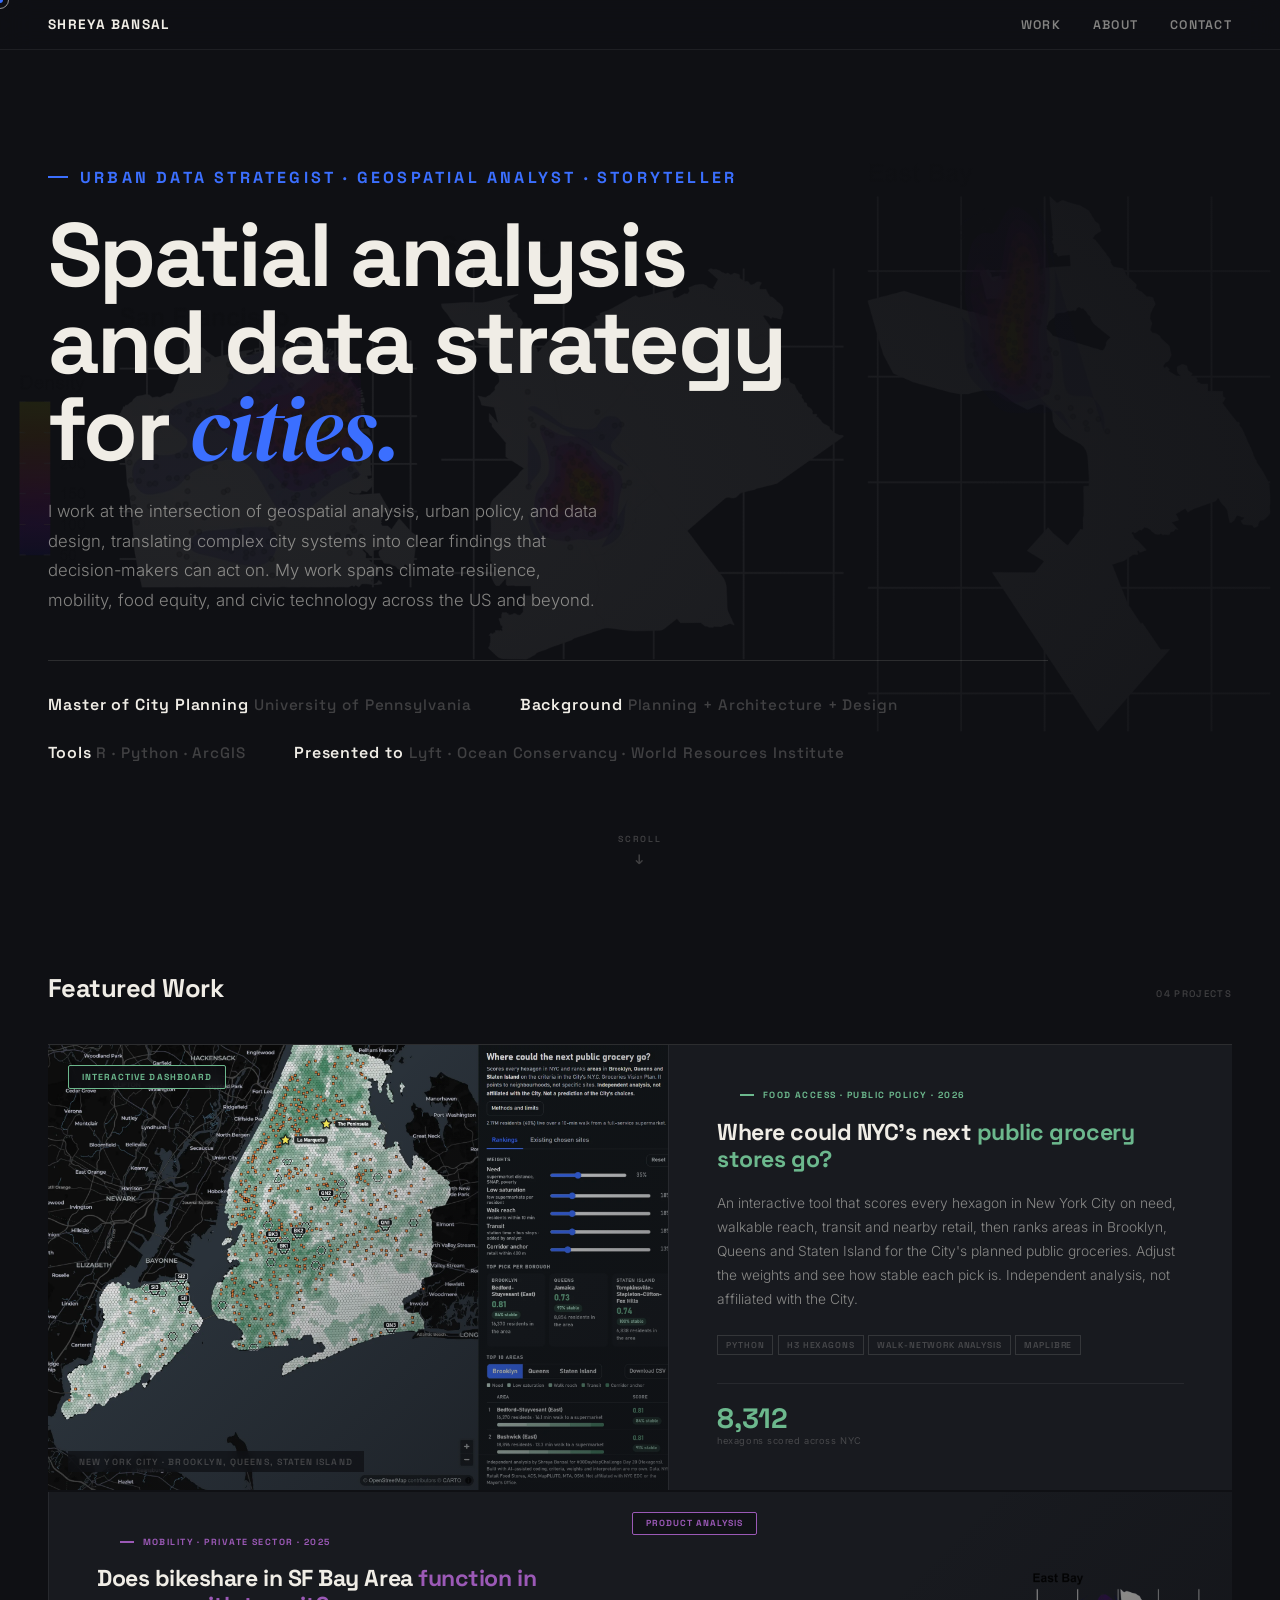
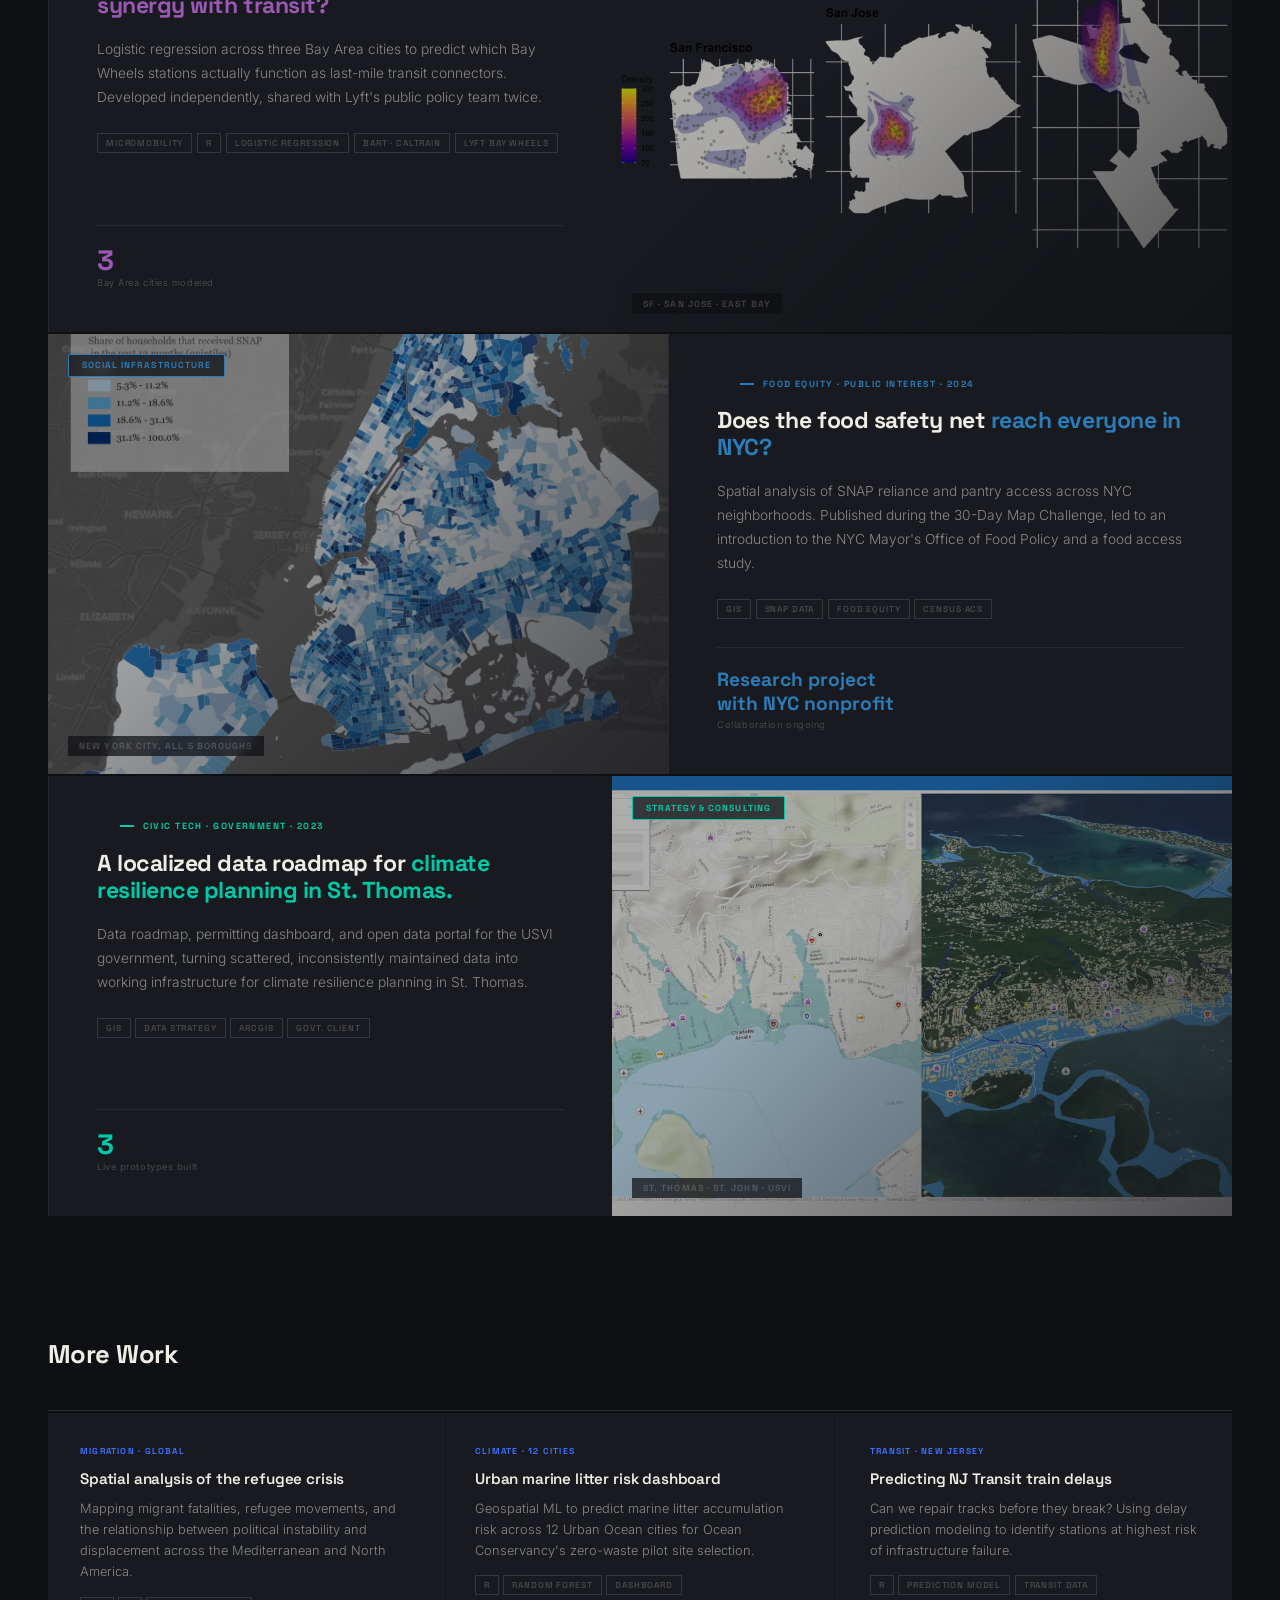
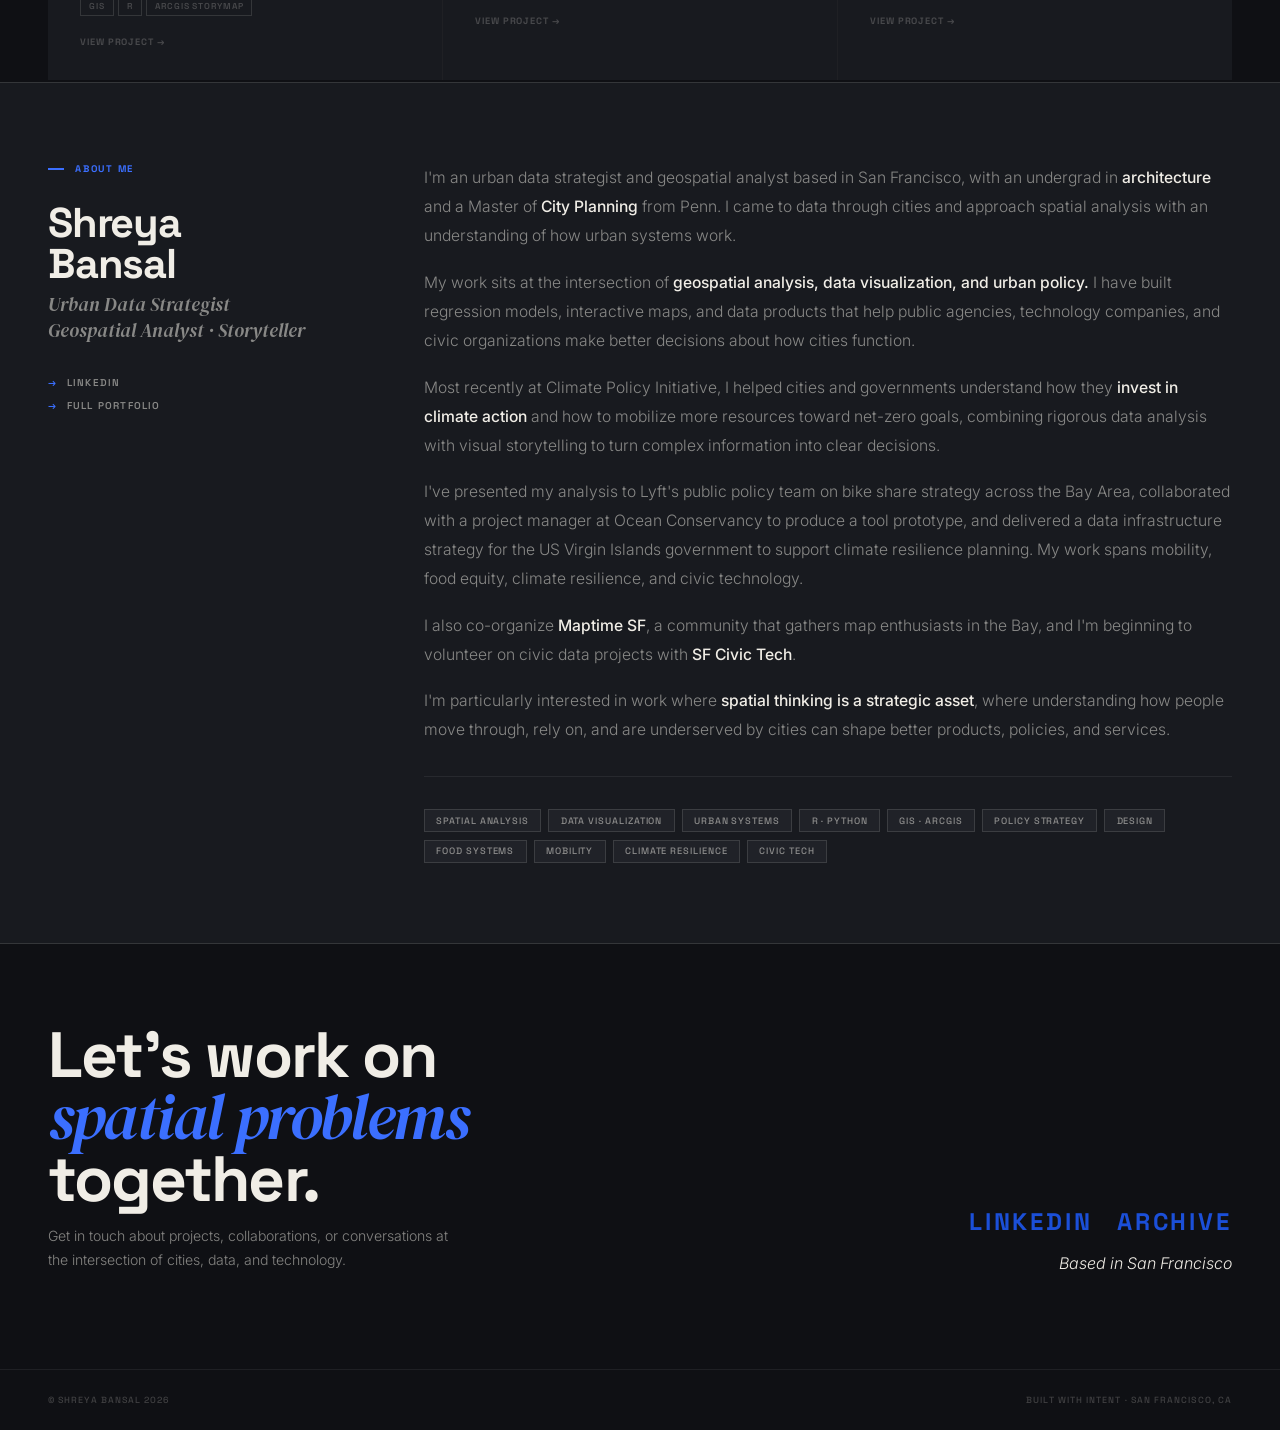
<file: index.html>
<!DOCTYPE html>
<html lang="en">
<head>
  <meta charset="UTF-8">
  <meta name="viewport" content="width=device-width, initial-scale=1.0">
  <title>Shreya Bansal, Urban Data Strategist · Geospatial Analyst · Storyteller</title>
  <meta name="description" content="Shreya Bansal is an urban data strategist and geospatial analyst in San Francisco, working at the intersection of spatial analysis, urban policy, and data design across mobility, food equity, and climate resilience.">
  <meta name="author" content="Shreya Bansal">
  <link rel="canonical" href="https://sherya21.github.io/urban-portfolio/">

  <meta property="og:type" content="website">
  <meta property="og:site_name" content="Shreya Bansal">
  <meta property="og:url" content="https://sherya21.github.io/urban-portfolio/">
  <meta property="og:title" content="Shreya Bansal — Urban Data Strategist &amp; Geospatial Analyst">
  <meta property="og:description" content="Spatial analysis and data strategy for cities. Mobility, food equity, climate resilience, and civic technology.">
  <meta property="og:image" content="https://sherya21.github.io/urban-portfolio/images/og-home.jpg">
  <meta property="og:image:width" content="1200">
  <meta property="og:image:height" content="630">
  <meta property="og:image:alt" content="Shreya Bansal, urban data strategist. Spatial analysis and data strategy for cities.">
  <meta name="twitter:card" content="summary_large_image">
  <meta name="twitter:title" content="Shreya Bansal — Urban Data Strategist &amp; Geospatial Analyst">
  <meta name="twitter:description" content="Spatial analysis and data strategy for cities. Mobility, food equity, climate resilience, and civic technology.">
  <meta name="twitter:image" content="https://sherya21.github.io/urban-portfolio/images/og-home.jpg">

  <link rel="icon" href="favicon.svg" type="image/svg+xml">
  <link rel="apple-touch-icon" href="apple-touch-icon.png">
  <link rel="preconnect" href="https://fonts.googleapis.com">
  <link rel="preconnect" href="https://fonts.gstatic.com" crossorigin>
  <link href="https://fonts.googleapis.com/css2?family=Space+Grotesk:wght@300;400;500;600;700&family=DM+Serif+Display:ital@0;1&family=Inter:wght@300;400;500&display=swap" rel="stylesheet">
  <style>
    *,*::before,*::after{margin:0;padding:0;box-sizing:border-box}
    @media(pointer:fine){*{cursor:none}}

    :root{
      --bg:    #0F1014;
      --bg2:   #181A1F;
      --bg3:   #202228;
      --text:  #F0EDE6;
      --dim:   rgba(240,237,230,.52);
      --faint: rgba(240,237,230,.22);
      --rule:  rgba(240,237,230,.07);
      --rule2: rgba(240,237,230,.13);
      /* main brand */
      --blue:  #1B4FD8;
      --blue-lt:#3B6FFF;
      --blue-dim:rgba(27,79,216,.12);
      /* project accents */
      --lyft-c:  #9B59B6;   /* purple, product/mobility */
      --food-c:  #2B7CB8;   /* blue, equity/social infra */
      --usvi-c:  #00C9A7;   /* teal, consulting/strategy */
      --display:'Space Grotesk',sans-serif;
      --serif:  'DM Serif Display',Georgia,serif;
      --body:   'Inter',sans-serif;
    }

    html{background:var(--bg);scroll-behavior:smooth}
    body{background:var(--bg);color:var(--text);font-family:var(--body);
      -webkit-font-smoothing:antialiased;overflow-x:hidden}

    /* ── CURSOR (desktop only) ── */
    #cur,#cdot{position:fixed;pointer-events:none;z-index:9999;
      transform:translate(-50%,-50%)}
    #cur{width:18px;height:18px;border:1.5px solid rgba(255,255,255,.55);
      border-radius:50%;
      transition:width .18s,height .18s,border-color .18s,background .18s}
    #cdot{width:6px;height:6px;background:var(--blue-lt);border-radius:50%}
    body.hov #cur{width:28px;height:28px;
      background:var(--blue-dim);border-color:var(--blue-lt)}
    @media(pointer:coarse){#cur,#cdot{display:none}}

    /* ══════════════════════════
       SITE NAV
    ══════════════════════════ */
    .sitenav{
      position:fixed;top:0;left:0;right:0;z-index:200;
      display:flex;justify-content:space-between;align-items:center;
      padding:1rem 3rem;
      background:rgba(15,16,20,.9);backdrop-filter:blur(16px);
      border-bottom:1px solid var(--rule);
    }
    .sitenav-name{font-family:var(--display);font-size:.85rem;font-weight:800;
      letter-spacing:.1em;text-transform:uppercase;color:var(--text);
      text-decoration:none;transition:color .2s}
    .sitenav-name:hover{color:var(--blue-lt)}
    .sitenav-links{display:flex;gap:2rem}
    .sitenav-links a{font-family:var(--display);font-size:.78rem;font-weight:600;
      letter-spacing:.1em;text-transform:uppercase;color:var(--dim);
      text-decoration:none;transition:color .2s}
    .sitenav-links a:hover{color:var(--text)}
    /* keep anchored sections clear of the fixed nav */
    #work,#about,#contact{scroll-margin-top:72px}
    @media(max-width:600px){
      .sitenav{padding:.9rem 1.25rem}
      .sitenav-links{gap:1.25rem}
      .sitenav-links a{font-size:.58rem}
    }

    /* ══════════════════════════
       HERO
    ══════════════════════════ */
    .hero{
      min-height:100svh;display:flex;flex-direction:column;
      justify-content:center;padding:7rem 3rem 5rem;
      position:relative;overflow:hidden;
    }
    .hero-bg{position:absolute;inset:0;
      background-image:url('images/bw_main.webp');
      background-size:cover;background-position:center;
      opacity:.1;filter:saturate(1.6)}
    .hero-bg-grad{position:absolute;inset:0;
      background:radial-gradient(ellipse at 15% 55%,
        rgba(15,16,20,.2) 0%,rgba(15,16,20,.9) 100%)}
    .hero-inner{position:relative;z-index:1;max-width:1000px}

    .hero-eyebrow{font-family:var(--display);font-size:1rem;font-weight:700;
      letter-spacing:.2em;text-transform:uppercase;color:var(--blue-lt);
      margin-bottom:1.5rem;display:flex;align-items:center;gap:.75rem}
    .hero-eyebrow::before{content:'';display:inline-block;
      width:20px;height:2px;background:var(--blue-lt)}

    .hero-h{font-family:var(--display);font-weight:700;
      font-size:clamp(2.6rem,7vw,6.5rem);
      line-height:.97;letter-spacing:-.03em;color:var(--text);margin-bottom:1.5rem}
    .hero-h em{font-family:var(--serif);font-style:italic;
      font-weight:400;color:var(--blue-lt)}

    .hero-sub{font-size:clamp(.9rem,1.5vw,1.05rem);font-weight:300;
      line-height:1.78;color:var(--dim);max-width:560px;margin-bottom:2.75rem}

    .hero-meta{display:flex;flex-wrap:wrap;gap:1.5rem 3rem;
      padding-top:2rem;border-top:1px solid var(--rule2)}
    .hm{font-family:var(--display);font-size:clamp(.82rem,1.4vw,.95rem);font-weight:500;
      letter-spacing:.06em;color:var(--faint);line-height:1.5}
    .hm strong{color:var(--text);font-weight:600;font-size:1.05em}

    .hero-scroll{position:absolute;bottom:2rem;left:50%;
      transform:translateX(-50%);
      font-family:var(--display);font-size:.55rem;font-weight:600;
      letter-spacing:.2em;text-transform:uppercase;color:var(--faint);
      display:flex;flex-direction:column;align-items:center;gap:.4rem;
      animation:bob 2.2s ease-in-out infinite}
    .hero-scroll::after{content:'↓';font-size:.85rem}
    @keyframes bob{0%,100%{transform:translateX(-50%) translateY(0)}
      50%{transform:translateX(-50%) translateY(5px)}}
    @media(max-width:600px){
      .hero{padding:6rem 1.25rem 4rem}
      .hero-meta{gap:1rem 2rem}
      .hero-scroll{display:none}
      /* eyebrow wraps to 3 lines here; keep the rule beside the first line */
      .hero-eyebrow{align-items:flex-start;font-size:.82rem}
      .hero-eyebrow::before{margin-top:.55em}
    }

    /* ══════════════════════════
       SECTION WRAPPER
    ══════════════════════════ */
    .wrap{max-width:1280px;margin:0 auto;padding:0 3rem}
    @media(max-width:600px){.wrap{padding:0 1.25rem}}

    .section-hdr{
      display:flex;justify-content:space-between;align-items:baseline;
      padding:4.5rem 0 2.5rem;
      border-bottom:1px solid var(--rule2);
    }
    .section-hdr+*{margin-top:2px}
    .sh-title{font-family:var(--display);font-weight:700;
      font-size:clamp(1.1rem,2.5vw,1.6rem);letter-spacing:-.02em;color:var(--text)}
    .sh-count{font-family:var(--display);font-size:.6rem;font-weight:500;
      letter-spacing:.14em;text-transform:uppercase;color:var(--faint)}

    /* ══════════════════════════
       FEATURED PROJECT CARDS
    ══════════════════════════ */
    .projects{display:flex;flex-direction:column;gap:2px;padding-bottom:2px}

    .pcard{
      display:grid;grid-template-columns:1.1fr 1fr;
      min-height:440px;text-decoration:none;color:var(--text);
      position:relative;overflow:hidden;
      opacity:0;transform:translateY(20px);
      transition:opacity .55s ease,transform .55s ease;
      align-items:stretch;
    }
    .pcard.vis{opacity:1;transform:none}
    .pcard.flip{direction:rtl}
    .pcard.flip>*{direction:ltr}

    /* map panel */
    .pc-map{position:relative;overflow:hidden;background:var(--bg2);min-height:380px}
    .pc-img{position:absolute;inset:0;background-size:cover;background-position:center;
      filter:brightness(.68) saturate(1.1);
      transition:transform .55s ease,filter .4s ease}
    .pcard:hover .pc-img{transform:scale(1.04);filter:brightness(.82) saturate(1.25)}
    .pc-overlay{position:absolute;inset:0;
      background:linear-gradient(135deg,transparent 35%,rgba(15,16,20,.6) 100%)}
    .pc-maplabel{position:absolute;bottom:1.1rem;left:1.25rem;
      font-family:var(--display);font-size:.56rem;font-weight:600;
      letter-spacing:.12em;text-transform:uppercase;
      background:rgba(15,16,20,.72);backdrop-filter:blur(6px);
      padding:.28rem .7rem;color:var(--faint)}

    /* lens pill, the key differentiator */
    .pc-lens{
      position:absolute;top:1.25rem;left:1.25rem;
      font-family:var(--display);font-size:.55rem;font-weight:700;
      letter-spacing:.12em;text-transform:uppercase;
      padding:.3rem .8rem;border-radius:2px;
      background:rgba(15,16,20,.75);backdrop-filter:blur(6px);
    }

    /* content panel */
    .pc-content{
      background:var(--bg2);padding:2.75rem 3rem;
      display:flex;flex-direction:column;justify-content:space-between;
      border-left:1px solid var(--rule);
      transition:background .3s;
    }
    .pcard:hover .pc-content{background:var(--bg3)}

    .pc-tag{font-family:var(--display);font-size:.56rem;font-weight:700;
      letter-spacing:.16em;text-transform:uppercase;
      margin-bottom:1.1rem;display:flex;align-items:center;gap:.55rem}
    .pc-tag::before{content:'';display:inline-block;width:14px;height:2px}

    .pc-q{font-family:var(--display);font-weight:700;
      font-size:clamp(1.1rem,1.8vw,1.5rem);
      line-height:1.18;letter-spacing:-.02em;color:var(--text);margin-bottom:1.1rem}

    .pc-desc{font-size:.86rem;font-weight:300;line-height:1.75;
      color:var(--dim);margin-bottom:1.5rem}

    .pc-chips{display:flex;flex-wrap:wrap;gap:.3rem;margin-bottom:1.75rem}
    .chip{font-family:var(--display);font-size:.54rem;font-weight:600;
      letter-spacing:.1em;text-transform:uppercase;
      border:1px solid var(--rule2);padding:.18rem .5rem;color:var(--faint)}

    .pc-bottom{display:flex;justify-content:space-between;align-items:center;
      padding-top:1.25rem;border-top:1px solid var(--rule)}
    .pc-stat-v{font-family:var(--display);font-weight:700;
      font-size:1.75rem;line-height:1}
    .pc-stat-l{font-size:.58rem;font-weight:400;color:var(--faint);
      letter-spacing:.06em;margin-top:.18rem}
    .pc-cta{font-family:var(--display);font-size:.6rem;font-weight:700;
      letter-spacing:.1em;text-transform:uppercase;
      padding:.5rem 1.1rem;color:#fff;
      opacity:0;transform:translateX(8px);
      transition:opacity .22s,transform .22s}
    .pcard:hover .pc-cta{opacity:1;transform:none}

    /* mobile: stack vertically */
    @media(max-width:760px){
      .pcard,.pcard.flip{grid-template-columns:1fr;direction:ltr;min-height:auto}
      .pc-map{min-height:52vw}
      .pc-content{padding:2rem 1.25rem}
    }
    /* touch devices never fire :hover, so the CTA must be visible by default */
    @media(hover:none),(max-width:760px){
      .pc-cta{opacity:1;transform:none}
    }

    /* ══════════════════════════
       ARCHIVE GRID
    ══════════════════════════ */
    .archive-grid{
      display:grid;
      grid-template-columns:repeat(3,1fr);
      gap:1px;background:var(--rule);
      margin-bottom:2px;
    }
    .arc-card{
      background:var(--bg2);padding:2rem;
      text-decoration:none;color:var(--text);
      transition:background .25s;
      opacity:0;transform:translateY(16px);
      transition:opacity .5s ease,transform .5s ease,background .25s;
    }
    .arc-card.vis{opacity:1;transform:none}
    .arc-card:hover{background:var(--bg3)}
    .arc-tag{font-family:var(--display);font-size:.54rem;font-weight:700;
      letter-spacing:.14em;text-transform:uppercase;color:var(--blue-lt);
      margin-bottom:.75rem}
    .arc-title{font-family:var(--display);font-weight:600;font-size:.95rem;
      line-height:1.25;letter-spacing:-.01em;color:var(--text);margin-bottom:.6rem}
    .arc-desc{font-size:.8rem;font-weight:300;line-height:1.65;color:var(--dim)}
    .arc-chips{display:flex;flex-wrap:wrap;gap:.28rem;margin-top:.9rem}
    .arc-arrow{display:block;margin-top:1.25rem;font-family:var(--display);
      font-size:.58rem;font-weight:700;letter-spacing:.1em;
      text-transform:uppercase;color:var(--faint);
      transition:color .2s}
    .arc-card:hover .arc-arrow{color:var(--blue-lt)}
    @media(max-width:760px){
      .archive-grid{grid-template-columns:1fr}
    }
    @media(min-width:761px) and (max-width:1024px){
      .archive-grid{grid-template-columns:repeat(2,1fr)}
    }

    /* ══════════════════════════
       ABOUT
    ══════════════════════════ */
    .about-wrap{
      background:var(--bg2);
      border-top:1px solid var(--rule2);
      border-bottom:1px solid var(--rule2);
    }
    .about-inner{
      max-width:1280px;margin:0 auto;padding:5rem 3rem;
      display:grid;grid-template-columns:280px 1fr;gap:6rem;align-items:start;
    }
    .about-left{}
    .about-label{font-family:var(--display);font-size:.6rem;font-weight:700;
      letter-spacing:.18em;text-transform:uppercase;color:var(--blue-lt);
      margin-bottom:1.75rem;display:flex;align-items:center;gap:.7rem}
    .about-label::before{content:'';display:inline-block;
      width:16px;height:2px;background:var(--blue-lt)}
    .about-name{font-family:var(--display);font-weight:700;
      font-size:2.6rem;letter-spacing:-.03em;line-height:.98;
      color:var(--text);margin-bottom:.45rem}
    .about-role{font-family:var(--serif);font-style:italic;
      font-size:1.2rem;color:var(--dim);line-height:1.35;margin-bottom:2rem}
    .about-links{display:flex;flex-direction:column;gap:.65rem}
    .about-link{font-family:var(--display);font-size:.62rem;font-weight:600;
      letter-spacing:.12em;text-transform:uppercase;color:var(--dim);
      text-decoration:none;display:flex;align-items:center;gap:.6rem;
      transition:color .2s}
    .about-link::before{content:'→';color:var(--blue-lt)}
    .about-link:hover{color:var(--text)}

    .about-bio p{font-size:.98rem;font-weight:300;line-height:1.85;
      color:var(--dim);margin-bottom:1.1rem}
    .about-bio p strong{font-weight:500;color:var(--text)}
    .about-bio p em{font-style:italic;color:rgba(240,237,230,.75)}
    .about-tags{display:flex;flex-wrap:wrap;gap:.45rem;
      margin-top:2rem;padding-top:2rem;border-top:1px solid var(--rule)}
    .about-tag{font-family:var(--display);font-size:.58rem;font-weight:500;
      letter-spacing:.1em;text-transform:uppercase;
      background:var(--bg3);padding:.28rem .7rem;
      color:var(--dim);border:1px solid var(--rule2)}
    @media(max-width:760px){
      .about-inner{grid-template-columns:1fr;gap:2.5rem;padding:3.5rem 1.25rem}
    }

    /* ══════════════════════════
       CONTACT
    ══════════════════════════ */
    .contact-wrap{max-width:1280px;margin:0 auto;padding:5rem 3rem 6rem;
      display:flex;justify-content:space-between;align-items:flex-end;
      flex-wrap:wrap;gap:2.5rem}
    .contact-left h2{font-family:var(--display);font-weight:700;
      font-size:clamp(2.5rem,5vw,4rem);line-height:.97;
      letter-spacing:-.03em;color:var(--text);margin-bottom:.9rem}
    .contact-left h2 em{font-family:var(--serif);font-style:italic;
      font-weight:400;color:var(--blue-lt)}
    .contact-left p{font-size:.88rem;font-weight:300;color:var(--dim);
      line-height:1.72;max-width:400px}
    .contact-right{display:flex;flex-direction:column;align-items:flex-end;gap:1rem}
    .contact-social{display:flex;gap:1.5rem}
    .contact-social a{font-family:var(--display);font-size:1.5rem;font-weight:700;color:var(--blue);
      letter-spacing:.12em;text-transform:uppercase;
      text-decoration:none;transition:color .3s}
    .contact-social a:hover{color:var(--text)}
    .contact-note{font-size: 1rem;font-weight:300;
      font-style:italic}
    @media(max-width:760px){
      .contact-wrap{padding:3.5rem 1.25rem 5rem;flex-direction:column;align-items:flex-start}
      .contact-right{align-items:flex-start}
    }

    footer{border-top:1px solid var(--rule);padding:1.5rem 3rem;
      max-width:1280px;margin:0 auto;
      display:flex;justify-content:space-between;flex-wrap:wrap;gap:.5rem}
    footer p{font-family:var(--display);font-size:.56rem;font-weight:500;
      letter-spacing:.12em;text-transform:uppercase;color:var(--faint)}
    @media(max-width:600px){footer{padding:1.25rem}}

    /* ══════════════════════════
       PROJECT DETAIL PAGES
    ══════════════════════════ */

    .pnav{position:sticky;top:0;z-index:200;
      display:flex;justify-content:space-between;align-items:center;
      padding:1rem 3rem;
      background:rgba(15,16,20,.95);backdrop-filter:blur(14px);
      border-bottom:1px solid var(--rule)}
    .pnav-back{font-family:var(--display);font-size:.78rem;font-weight:700;
      letter-spacing:.12em;text-transform:uppercase;color:var(--dim);
      background:none;border:none;
      display:flex;align-items:center;gap:.45rem;transition:color .2s}
    .pnav-back::before{content:'←'}
    .pnav-back:hover{color:var(--text)}
    .pnav-name{font-family:var(--display);font-size:.78rem;font-weight:600;
      letter-spacing:.12em;color:var(--faint)}
    .pnav-links{display:flex;gap:1.75rem}
    .pnav-links a{font-family:var(--display);font-size:.78rem;font-weight:600;
      letter-spacing:.1em;text-transform:uppercase;color:var(--dim);
      text-decoration:none;transition:color .2s}
    .pnav-links a:hover{color:var(--text)}
    @media(max-width:600px){
      .pnav{padding:.9rem 1.25rem}
      .pnav-name{display:none}
    }

    /* scrollytelling */
    .story{display:grid;grid-template-columns:1fr 1fr;height:calc(100vh - 56px)}
    .story-text{padding:3.5rem 3rem 8rem;overflow-y:auto;scrollbar-width:none}
    .story-text::-webkit-scrollbar{display:none}
    .story-map{position:sticky;top:56px;height:calc(100vh - 56px);
      overflow:hidden;background:#060810}
    .mslide{position:absolute;inset:0;background-size:cover;background-position:center;
      opacity:0;transition:opacity .5s ease}
    .mslide.on{opacity:1}
    .mcap{position:absolute;bottom:1.25rem;left:1.25rem;
      font-family:var(--display);font-size:.55rem;font-weight:600;
      letter-spacing:.1em;text-transform:uppercase;
      color:rgba(255,255,255,.38);
      background:rgba(0,0,0,.55);backdrop-filter:blur(6px);padding:.35rem .7rem}

    /* story text elements */
    .s-tag{font-family:var(--display);font-size:.58rem;font-weight:700;
      letter-spacing:.14em;text-transform:uppercase;
      display:flex;align-items:center;gap:.6rem;margin-bottom:1rem}
    .s-q{font-family:var(--display);font-weight:700;
      font-size:clamp(1.4rem,2.5vw,2.2rem);
      line-height:1.1;letter-spacing:-.025em;color:var(--text);margin-bottom:1rem}
    .s-p{font-size:.88rem;font-weight:300;line-height:1.8;color:var(--dim);
      max-width:440px;margin-bottom:1rem}
    .s-chips{display:flex;flex-wrap:wrap;gap:.3rem;margin-bottom:2.5rem}
    .s-stats{display:flex;gap:2.5rem;margin-bottom:3rem;flex-wrap:wrap}
    .sv{font-family:var(--display);font-weight:700;font-size:2.2rem;line-height:1}
    .sl{font-size:.58rem;font-weight:400;color:var(--faint);
      letter-spacing:.06em;margin-top:.18rem}

    .step{padding:2.25rem 0;border-top:1px solid var(--rule);max-width:440px;
      opacity:.28;transform:translateX(-8px);
      transition:opacity .38s ease,transform .38s ease}
    .step.active{opacity:1;transform:none}
    .sn{font-family:var(--display);font-size:.54rem;font-weight:700;
      letter-spacing:.14em;text-transform:uppercase;margin-bottom:.6rem}
    .st{font-family:var(--display);font-weight:600;font-size:1.05rem;
      line-height:1.25;letter-spacing:-.01em;color:var(--text);margin-bottom:.6rem}
    .sb{font-size:.86rem;font-weight:300;line-height:1.78;color:var(--dim)}
    .sb strong{font-weight:500;color:rgba(240,237,230,.8)}

    .s-recs{padding:2rem 0;border-top:1px solid var(--rule);max-width:440px}
    .s-rec-lbl{font-family:var(--display);font-size:.56rem;font-weight:700;
      letter-spacing:.14em;text-transform:uppercase;margin-bottom:1.1rem}
    .s-rec{padding:.7rem 0;border-top:1px solid var(--rule);
      font-size:.82rem;font-weight:300;line-height:1.7;color:var(--dim)}
    .s-rec strong{font-weight:500;color:rgba(240,237,230,.75)}
    .s-cta{padding:2rem 0;display:flex;gap:.65rem;flex-wrap:wrap}
    .btn-p{font-family:var(--display);font-size:.6rem;font-weight:700;
      letter-spacing:.1em;text-transform:uppercase;padding:.6rem 1.3rem;
      text-decoration:none;color:#fff;border:none;transition:opacity .2s}
    .btn-p:hover{opacity:.82}
    .btn-s{font-family:var(--display);font-size:.6rem;font-weight:700;
      letter-spacing:.1em;text-transform:uppercase;padding:.6rem 1.3rem;
      background:none;border:1px solid var(--rule2);color:var(--dim);
      transition:border-color .2s,color .2s}
    .btn-s:hover{border-color:var(--text);color:var(--text)}

    /* mobile: story stacks */
    @media(max-width:760px){
      .story{grid-template-columns:1fr;height:auto;display:block}
      .story-map{position:relative;top:0;height:56vw;display:block}
      .story-text{padding:2rem 1.25rem 5rem}
      .step{opacity:1;transform:none}
    }

    /* simple hero for food/usvi */
    .sh{position:relative;min-height:68vh;display:flex;
      align-items:flex-end;overflow:hidden}
    .sh-bg{position:absolute;inset:0;background-size:cover;background-position:center;
      filter:brightness(.52) saturate(1.15)}
    .sh-grad{position:absolute;inset:0;
      background:linear-gradient(to bottom,transparent 0%,
        rgba(15,16,20,.5) 50%,rgba(15,16,20,.97) 100%)}
    .sh-c{position:relative;z-index:1;padding:2.5rem 3rem 3.25rem;
      display:flex;justify-content:space-between;align-items:flex-end;
      gap:2rem;flex-wrap:wrap;width:100%}
    .sh-l{max-width:620px}
    .sh-stats{display:flex;gap:2rem;flex-wrap:wrap}
    .shv{font-family:var(--display);font-weight:700;font-size:1.9rem;line-height:1}
    .shl{font-size:.58rem;font-weight:400;color:var(--faint);
      letter-spacing:.06em;margin-top:.18rem}
    @media(max-width:600px){
      .sh{min-height:55vw}
      .sh-c{padding:1.5rem 1.25rem 2rem;flex-direction:column;align-items:flex-start}
    }

    .p-body{display:grid;grid-template-columns:1fr 1.8fr;
      border-top:1px solid var(--rule)}
    .p-side{padding:2.25rem;border-right:1px solid var(--rule)}
    .p-side-lbl{font-family:var(--display);font-size:.56rem;font-weight:700;
      letter-spacing:.14em;text-transform:uppercase;margin-bottom:1.25rem}
    .p-find{padding:.85rem 0;border-top:1px solid var(--rule)}
    .p-find:last-child{border-bottom:1px solid var(--rule)}
    .p-fn{font-family:var(--display);font-size:.52rem;font-weight:700;
      letter-spacing:.12em;color:var(--faint);margin-bottom:.28rem}
    .p-find p{font-size:.82rem;font-weight:300;line-height:1.72;color:var(--dim)}
    .p-find strong{font-weight:500;color:rgba(240,237,230,.78)}
    .p-main{padding:2.25rem 3rem}
    .p-main p{font-size:.93rem;font-weight:300;line-height:1.85;
      color:var(--dim);margin-bottom:1.1rem}
    .p-main strong{font-weight:500;color:rgba(240,237,230,.8)}
    .p-main h3{font-family:var(--display);font-size:.56rem;font-weight:700;
      letter-spacing:.14em;text-transform:uppercase;margin:1.75rem 0 .8rem}
    .p-cta{padding:1.75rem 3rem;display:flex;justify-content:space-between;
      align-items:center;flex-wrap:wrap;gap:1rem;border-top:1px solid var(--rule)}
    .p-cta p{font-family:var(--display);font-size:.56rem;font-weight:500;
      letter-spacing:.08em;color:var(--faint)}
    .p-cta a{font-family:var(--display);font-size:.6rem;font-weight:700;
      letter-spacing:.1em;text-transform:uppercase;text-decoration:none;
      border-bottom:1px solid;padding-bottom:2px;transition:opacity .2s}
    .p-cta a:hover{opacity:.7}
    .p-other{padding:1.25rem 3rem;display:flex;gap:.6rem;align-items:center;
      flex-wrap:wrap;border-top:1px solid var(--rule)}
    .p-ol{font-family:var(--display);font-size:.52rem;font-weight:700;
      letter-spacing:.14em;text-transform:uppercase;
      color:var(--faint);margin-right:.5rem}
    .p-ob{font-family:var(--display);font-size:.56rem;font-weight:600;
      letter-spacing:.08em;text-transform:uppercase;
      border:1px solid var(--rule2);padding:.38rem .85rem;
      background:none;color:var(--dim);transition:border-color .2s,color .2s}
    .p-ob:hover{border-color:rgba(255,255,255,.35);color:var(--text)}
    @media(max-width:760px){
      .p-body{grid-template-columns:1fr}
      .p-side{border-right:none;border-bottom:1px solid var(--rule)}
      .p-side,.p-main,.p-cta,.p-other{padding-left:1.25rem;padding-right:1.25rem}
    }

    @media(prefers-reduced-motion:reduce){
      *{transition:none!important;animation:none!important}
      .pcard,.arc-card{opacity:1;transform:none}
      .step{opacity:1;transform:none}
    }
  </style>
</head>
<body>

<div id="cur"></div><div id="cdot"></div>

<!-- ══════════════════════════
     HOME
══════════════════════════ -->
<div id="home">

  <nav class="sitenav">
    <a href="#home" class="sitenav-name">Shreya Bansal</a>
    <div class="sitenav-links">
      <a href="#work">Work</a>
      <a href="#about">About</a>
      <a href="#contact">Contact</a>
    </div>
  </nav>

  <section class="hero">
    <div class="hero-bg"></div>
    <div class="hero-bg-grad"></div>
    <div class="hero-inner">
      <p class="hero-eyebrow">Urban Data Strategist · Geospatial Analyst · Storyteller</p>
      <h1 class="hero-h">
        Spatial analysis<br>and data strategy<br>for <em>cities.</em>
      </h1>
      <p class="hero-sub">
        I work at the intersection of geospatial analysis, urban policy, and data design, 
        translating complex city systems into clear findings that decision-makers can act on.
        My work spans climate resilience, mobility, food equity, and civic technology across the US and beyond.
      </p>
      <div class="hero-meta">
        <div class="hm"><strong>Master of City Planning</strong> University of Pennsylvania</div>
        <div class="hm"><strong>Background</strong> Planning + Architecture + Design</div>
        <div class="hm"><strong>Tools</strong> R · Python · ArcGIS</div>
        <div class="hm"><strong>Presented to</strong> Lyft · Ocean Conservancy · World Resources Institute</div>
      </div>
    </div>
    <div class="hero-scroll">Scroll</div>
  </section>

  <!-- FEATURED WORK -->
  <section id="work">
    <div class="wrap">
      <div class="section-hdr">
        <h2 class="sh-title">Featured Work</h2>
        <span class="sh-count">04 projects</span>
      </div>
    </div>

    <div class="wrap" style="padding-top:0;padding-bottom:0">
      <div class="projects">

        <!-- NYC public grocery dashboard -->
        <a class="pcard" href="grocery-siting/" target="_blank" rel="noopener">
          <div class="pc-map">
            <div class="pc-img" style="background-image:url('images/grocery_main.webp');filter:brightness(.95) saturate(1.05)"></div>
            <div class="pc-overlay"></div>
            <div class="pc-lens" style="color:#6cb88d;border:1px solid #6cb88d">
              Interactive Dashboard
            </div>
            <div class="pc-maplabel">New York City · Brooklyn, Queens, Staten Island</div>
          </div>
          <div class="pc-content">
            <div>
              <p class="pc-tag" style="color:#6cb88d">
                <span style="display:inline-block;width:14px;height:2px;background:#6cb88d"></span>
                Food Access · Public Policy · 2026
              </p>
              <h3 class="pc-q">
                Where could NYC's next <span style="color:#6cb88d">public grocery stores go?</span>
              </h3>
              <p class="pc-desc">
                An interactive tool that scores every hexagon in New York City on need, walkable reach, transit and nearby retail, then ranks areas in Brooklyn, Queens and Staten Island for the City's planned public groceries. Adjust the weights and see how stable each pick is. Independent analysis, not affiliated with the City.
              </p>
              <div class="pc-chips">
                <span class="chip">Python</span>
                <span class="chip">H3 Hexagons</span>
                <span class="chip">Walk-Network Analysis</span>
                <span class="chip">MapLibre</span>
              </div>
            </div>
            <div class="pc-bottom">
              <div>
                <div class="pc-stat-v" style="color:#6cb88d">8,312</div>
                <div class="pc-stat-l">hexagons scored across NYC</div>
              </div>
              <div class="pc-cta" style="background:#519872">Open the dashboard →</div>
            </div>
          </div>
        </a>

        <!-- Bay Wheels -->
        <a class="pcard flip" href="baywheels.html">
          <div class="pc-map">
            <div class="pc-img" style="background-image:url('images/bw_main.webp')"></div>
            <div class="pc-overlay"></div>
            <div class="pc-lens" style="color:var(--lyft-c);border:1px solid var(--lyft-c)">
              Product Analysis
            </div>
            <div class="pc-maplabel">SF · San Jose · East Bay</div>
          </div>
          <div class="pc-content">
            <div>
              <p class="pc-tag" style="color:var(--lyft-c)">
                <span style="display:inline-block;width:14px;height:2px;background:var(--lyft-c)"></span>
                Mobility · Private Sector · 2025
              </p>
              <h3 class="pc-q">
                Does bikeshare in SF Bay Area <span style="color:var(--lyft-c)">function in synergy with transit?</span>
              </h3>
              <p class="pc-desc">
                Logistic regression across three Bay Area cities to predict which Bay Wheels stations actually function as last-mile transit connectors. Developed independently, shared with Lyft's public policy team twice.
              </p>
              <div class="pc-chips">
		<span class="chip">Micromobility</span>
                <span class="chip">R</span>
                <span class="chip">Logistic Regression</span>
                <span class="chip">BART · Caltrain</span>
                <span class="chip">Lyft Bay Wheels</span>
              </div>
            </div>
            <div class="pc-bottom">
              <div>
                <div class="pc-stat-v" style="color:var(--lyft-c)">3</div>
                <div class="pc-stat-l">Bay Area cities modeled</div>
              </div>
              <div class="pc-cta" style="background:var(--lyft-c)">Read the analysis →</div>
            </div>
          </div>
        </a>

        <!-- NYC Food -->
        <a class="pcard" href="nyc-food.html">
          <div class="pc-map">
            <div class="pc-img" style="background-image:url('images/nyc_main.webp');filter:brightness(.65) saturate(1.2)"></div>
            <div class="pc-overlay"></div>
            <div class="pc-lens" style="color:var(--food-c);border:1px solid var(--food-c)">
              Social Infrastructure
            </div>
            <div class="pc-maplabel">New York City, all 5 boroughs</div>
          </div>
          <div class="pc-content">
            <div>
              <p class="pc-tag" style="color:var(--food-c)">
                <span style="display:inline-block;width:14px;height:2px;background:var(--food-c)"></span>
                Food Equity · Public Interest · 2024
              </p>
              <h3 class="pc-q">
                Does the food safety net <span style="color:var(--food-c)">reach everyone in NYC?</span>
              </h3>
              <p class="pc-desc">
                Spatial analysis of SNAP reliance and pantry access across NYC neighborhoods. Published during the 30-Day Map Challenge, led to an introduction to the NYC Mayor's Office of Food Policy and a food access study.
              </p>
              <div class="pc-chips">
                <span class="chip">GIS</span>
                <span class="chip">SNAP Data</span>
                <span class="chip">Food Equity</span>
                <span class="chip">Census ACS</span>
              </div>
            </div>
            <div class="pc-bottom">
              <div>
                <div class="pc-stat-v" style="color:var(--food-c);font-size:1.2rem;line-height:1.25">Research project<br>with NYC nonprofit</div>
                <div class="pc-stat-l">Collaboration ongoing</div>
              </div>
              <div class="pc-cta" style="background:var(--food-c)">See the map →</div>
            </div>
          </div>
        </a>

        <!-- USVI -->
        <a class="pcard flip" href="usvi.html">
          <div class="pc-map" style="background:#0D1A2A">
            <div class="pc-img" style="background-image:url('images/usvi_main.webp')"></div>
            <div class="pc-overlay"></div>
            <div class="pc-lens" style="color:var(--usvi-c);border:1px solid var(--usvi-c)">
              Strategy & Consulting
            </div>
            <div class="pc-maplabel">St. Thomas · St. John · USVI</div>
          </div>
          <div class="pc-content">
            <div>
              <p class="pc-tag" style="color:var(--usvi-c)">
                <span style="display:inline-block;width:14px;height:2px;background:var(--usvi-c)"></span>
                Civic Tech · Government · 2023
              </p>
              <h3 class="pc-q">
                A localized data roadmap for <span style="color:var(--usvi-c)">climate resilience planning in St. Thomas.</span>
              </h3>
              <p class="pc-desc">
                Data roadmap, permitting dashboard, and open data portal for the USVI government, turning scattered, inconsistently maintained data into working infrastructure for climate resilience planning in St. Thomas.
              </p>
              <div class="pc-chips">
                <span class="chip">GIS</span>
                <span class="chip">Data Strategy</span>
                <span class="chip">ArcGIS</span>
                <span class="chip">Govt. Client</span>
              </div>
            </div>
            <div class="pc-bottom">
              <div>
                <div class="pc-stat-v" style="color:var(--usvi-c)">3</div>
                <div class="pc-stat-l">Live prototypes built</div>
              </div>
              <div class="pc-cta" style="background:var(--usvi-c);color:#000">Explore →</div>
            </div>
          </div>
        </a>

      </div><!-- /projects -->
    <div style="height:4rem"></div>    </div>

    <!-- ARCHIVE -->
    <div class="wrap" style="padding-top:0">
      <div class="section-hdr" style="padding-top:3.5rem">
        <h2 class="sh-title">More Work</h2>
      </div>
      <div class="archive-grid">

        <a class="arc-card" href="https://sherya21.github.io/Portfolio/projects/5_Migration/" target="_blank" rel="noopener">
          <div class="arc-tag">Migration · Global</div>
          <div class="arc-title">Spatial analysis of the refugee crisis</div>
          <div class="arc-desc">Mapping migrant fatalities, refugee movements, and the relationship between political instability and displacement across the Mediterranean and North America.</div>
          <div class="arc-chips">
            <span class="chip">GIS</span><span class="chip">R</span><span class="chip">ArcGIS Storymap</span>
          </div>
          <span class="arc-arrow">View project →</span>
        </a>

        <a class="arc-card" href="https://sherya21.github.io/Portfolio/projects/6_UrbanOcean/" target="_blank" rel="noopener">
          <div class="arc-tag">Climate · 12 Cities</div>
          <div class="arc-title">Urban marine litter risk dashboard</div>
          <div class="arc-desc">Geospatial ML to predict marine litter accumulation risk across 12 Urban Ocean cities for Ocean Conservancy's zero-waste pilot site selection.</div>
          <div class="arc-chips">
            <span class="chip">R</span><span class="chip">Random Forest</span><span class="chip">Dashboard</span>
          </div>
          <span class="arc-arrow">View project →</span>
        </a>

        <a class="arc-card" href="https://sherya21.github.io/Portfolio/projects/4_OnTrack/" target="_blank" rel="noopener">
          <div class="arc-tag">Transit · New Jersey</div>
          <div class="arc-title">Predicting NJ Transit train delays</div>
          <div class="arc-desc">Can we repair tracks before they break? Using delay prediction modeling to identify stations at highest risk of infrastructure failure.</div>
          <div class="arc-chips">
            <span class="chip">R</span><span class="chip">Prediction Model</span><span class="chip">Transit Data</span>
          </div>
          <span class="arc-arrow">View project →</span>
        </a>

      </div><!-- /archive-grid -->
    </div>
  </section>

  <!-- ABOUT -->
  <section class="about-wrap" id="about">
    <div class="about-inner">
      <div class="about-left">
        <p class="about-label">About me</p>
        <h2 class="about-name">Shreya<br>Bansal</h2>
        <p class="about-role">Urban Data Strategist<br>Geospatial Analyst · Storyteller</p>
        <div class="about-links">
          <a href="https://linkedin.com/in/shreya21bansal" target="_blank" rel="noopener" class="about-link">LinkedIn</a>
          <a href="https://sherya21.github.io/Portfolio/" target="_blank" rel="noopener" class="about-link">Full Portfolio</a>
        </div>
      </div>
      <div>
        <div class="about-bio">
          <p>
            I'm an urban data strategist and geospatial analyst based in San Francisco,
            with an undergrad in <strong>architecture</strong> and a Master of <strong>City Planning</strong> from Penn.
            I came to data through cities and approach spatial analysis with an understanding of
            how urban systems work.
          </p>
          <p>
            My work sits at the intersection of <strong>geospatial analysis, data visualization, and urban policy.</strong>
            I have built regression models, interactive maps, and data products that help public agencies,
            technology companies, and civic organizations make better decisions about how cities function.
          </p>
          <p>
            Most recently at Climate Policy Initiative, I helped cities and governments
            understand how they <strong>invest in climate action</strong> and how to mobilize more resources toward
            net-zero goals, combining rigorous data analysis with visual storytelling to turn complex
            information into clear decisions.
          </p>
          <p>
            I've presented my analysis to Lyft's public policy team on bike share strategy across the Bay Area,
            collaborated with a project manager at Ocean Conservancy to produce a tool prototype,
            and delivered a data infrastructure strategy for the US Virgin Islands government
            to support climate resilience planning. My work spans mobility, food equity, climate resilience,
            and civic technology.
          </p>
          <p>
            I also co-organize <strong>Maptime SF</strong>, a community that gathers
            map enthusiasts in the Bay, and I'm beginning to volunteer on civic data projects
            with <strong>SF Civic Tech</strong>.
          </p>
          <p>
            I'm particularly interested in work where <strong>spatial thinking is a strategic asset</strong>,
            where understanding how people move through, rely on, and are underserved by cities
            can shape better products, policies, and services.
          </p>
        </div>
        <div class="about-tags">
          <span class="about-tag">Spatial Analysis</span>
          <span class="about-tag">Data Visualization</span>
          <span class="about-tag">Urban Systems</span>
          <span class="about-tag">R · Python</span>
          <span class="about-tag">GIS · ArcGIS</span>
          <span class="about-tag">Policy Strategy</span>
          <span class="about-tag">Design</span>
          <span class="about-tag">Food Systems</span>
          <span class="about-tag">Mobility</span>
          <span class="about-tag">Climate Resilience</span>
          <span class="about-tag">Civic Tech</span>
        </div>
      </div>
    </div>
  </section>

  <!-- CONTACT -->
  <section id="contact">
    <div class="contact-wrap">
      <div class="contact-left">
        <h2>Let's work on<br><em> spatial problems</em><br>together.</h2>
        <p>Get in touch about projects, collaborations, or conversations at the intersection of cities, data, and technology.</p>
      </div>
      <div class="contact-right">
        <div class="contact-social">
          <a href="https://linkedin.com/in/shreya21bansal" target="_blank" rel="noopener">LinkedIn</a>
          <a href="https://sherya21.github.io/Portfolio/" target="_blank" rel="noopener">Archive</a>
        </div>
        <p class="contact-note">Based in San Francisco</p>
      </div>
    </div>
  </section>

  <footer>
    <p>© Shreya Bansal <span id="yr">2026</span></p>
    <p>Built with intent · San Francisco, CA</p>
  </footer>

</div><!-- /home -->

<script>
document.getElementById('yr').textContent=new Date().getFullYear();

// cursor
const cur=document.getElementById('cur'),cdot=document.getElementById('cdot');
let mx=0,my=0,rx=0,ry=0;
document.addEventListener('mousemove',e=>{mx=e.clientX;my=e.clientY});
(function t(){rx+=(mx-rx)*.1;ry+=(my-ry)*.1;
  cur.style.left=rx+'px';cur.style.top=ry+'px';
  cdot.style.left=mx+'px';cdot.style.top=my+'px';
  requestAnimationFrame(t)})();
document.querySelectorAll('a,button,.pcard,.arc-card').forEach(el=>{
  el.addEventListener('mouseenter',()=>document.body.classList.add('hov'));
  el.addEventListener('mouseleave',()=>document.body.classList.remove('hov'));
});

// scroll reveal project cards
const io=new IntersectionObserver(entries=>{
  entries.forEach(e=>{
    if(e.isIntersecting){e.target.classList.add('vis');io.unobserve(e.target)}
  });
},{threshold:.08});
document.querySelectorAll('.pcard,.arc-card').forEach((c,i)=>{
  c.style.transitionDelay=(i*.08)+'s';io.observe(c);
});

// smooth scroll for nav anchor links
document.querySelectorAll('a[href^="#"]').forEach(a=>{
  a.addEventListener('click',e=>{
    const id=a.getAttribute('href');
    if(id.length<2)return;
    const target=document.getElementById(id.slice(1));
    if(target){e.preventDefault();target.scrollIntoView({behavior:'smooth',block:'start'})}
  });
});
</script>
</body>
</html>
</file>
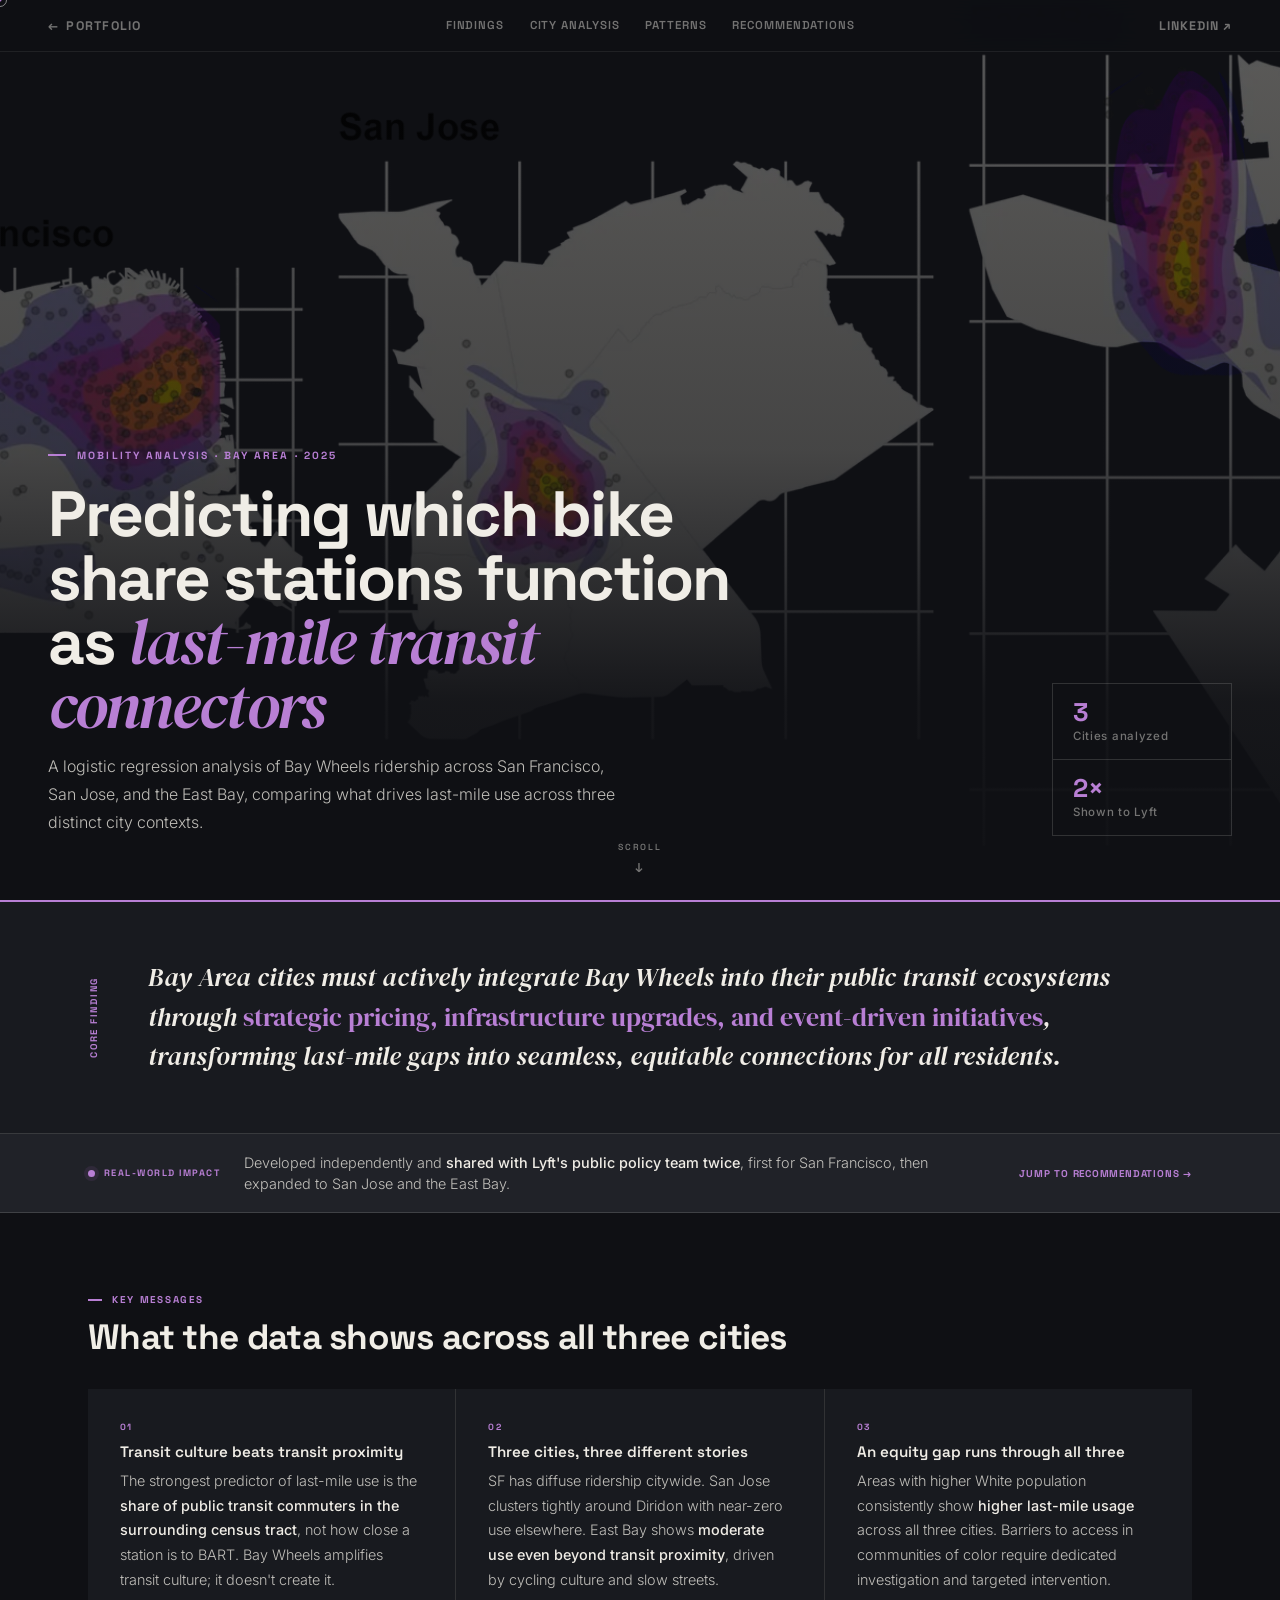
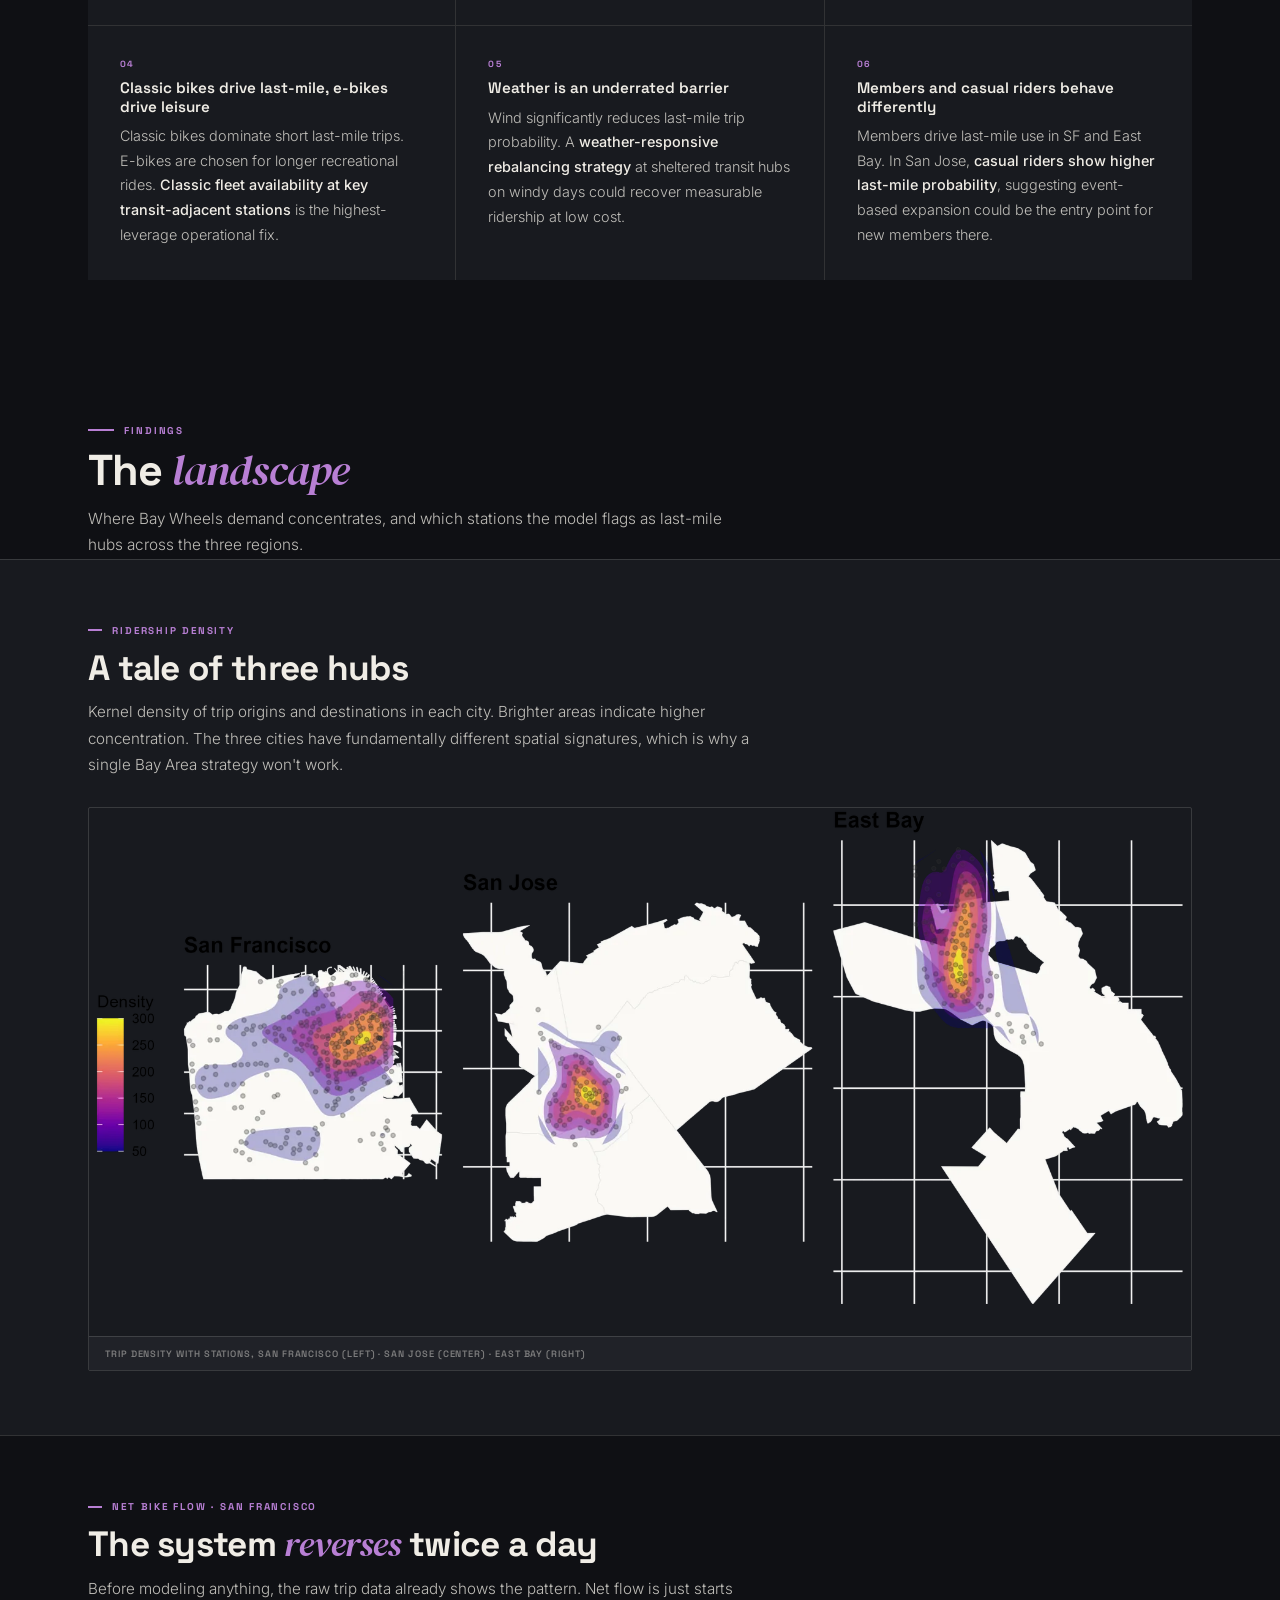
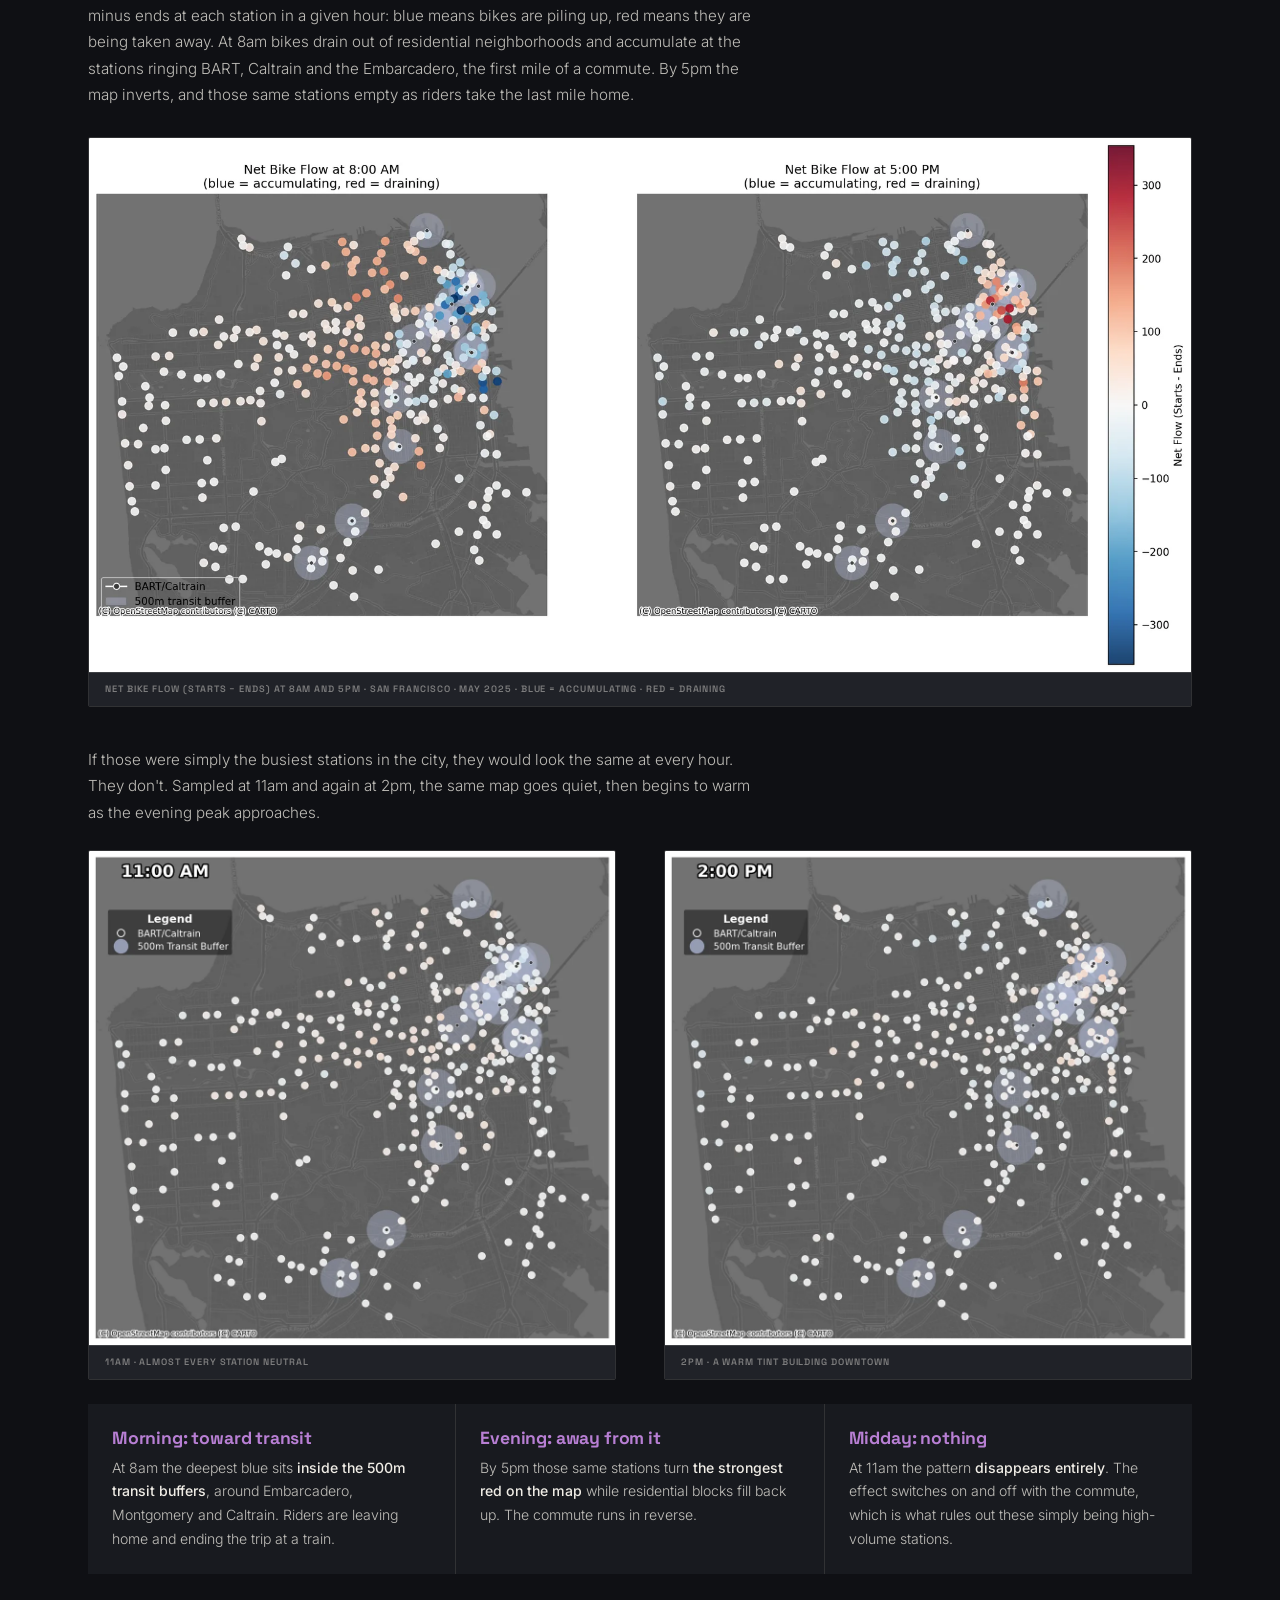
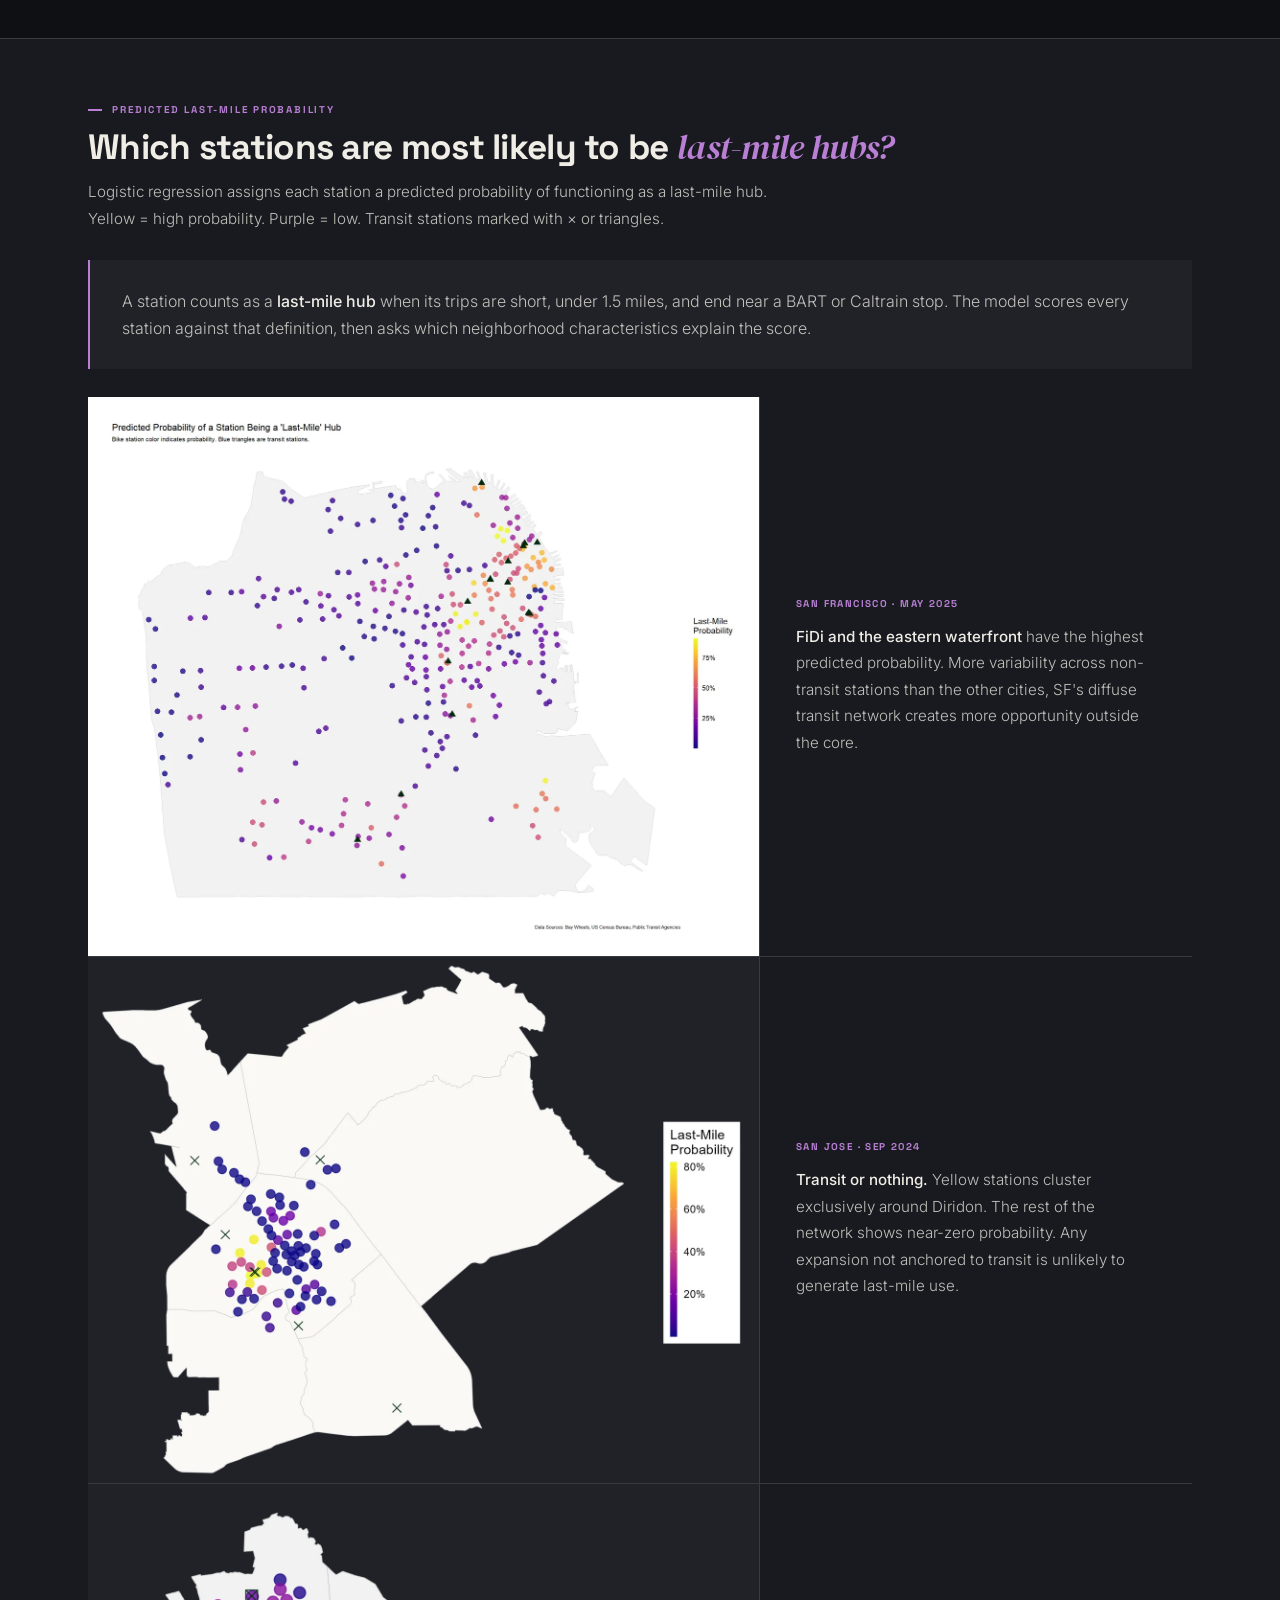
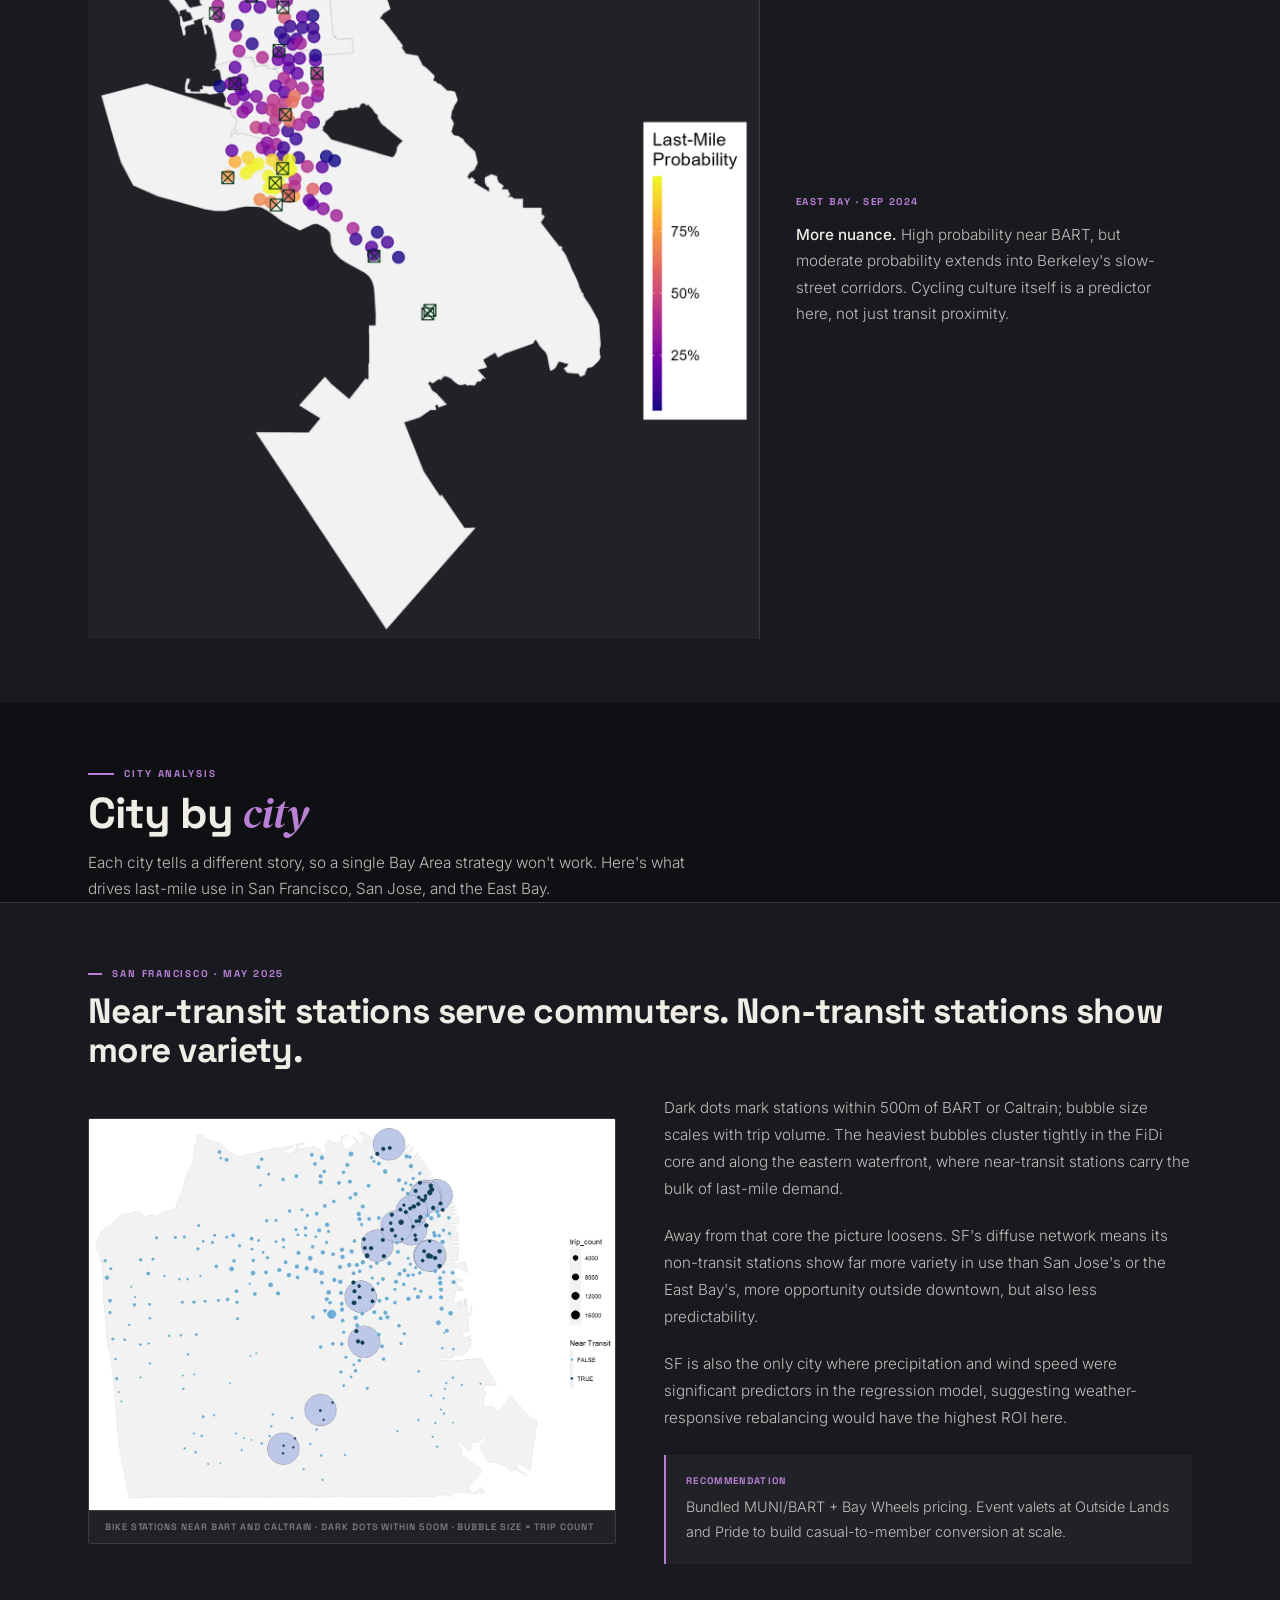
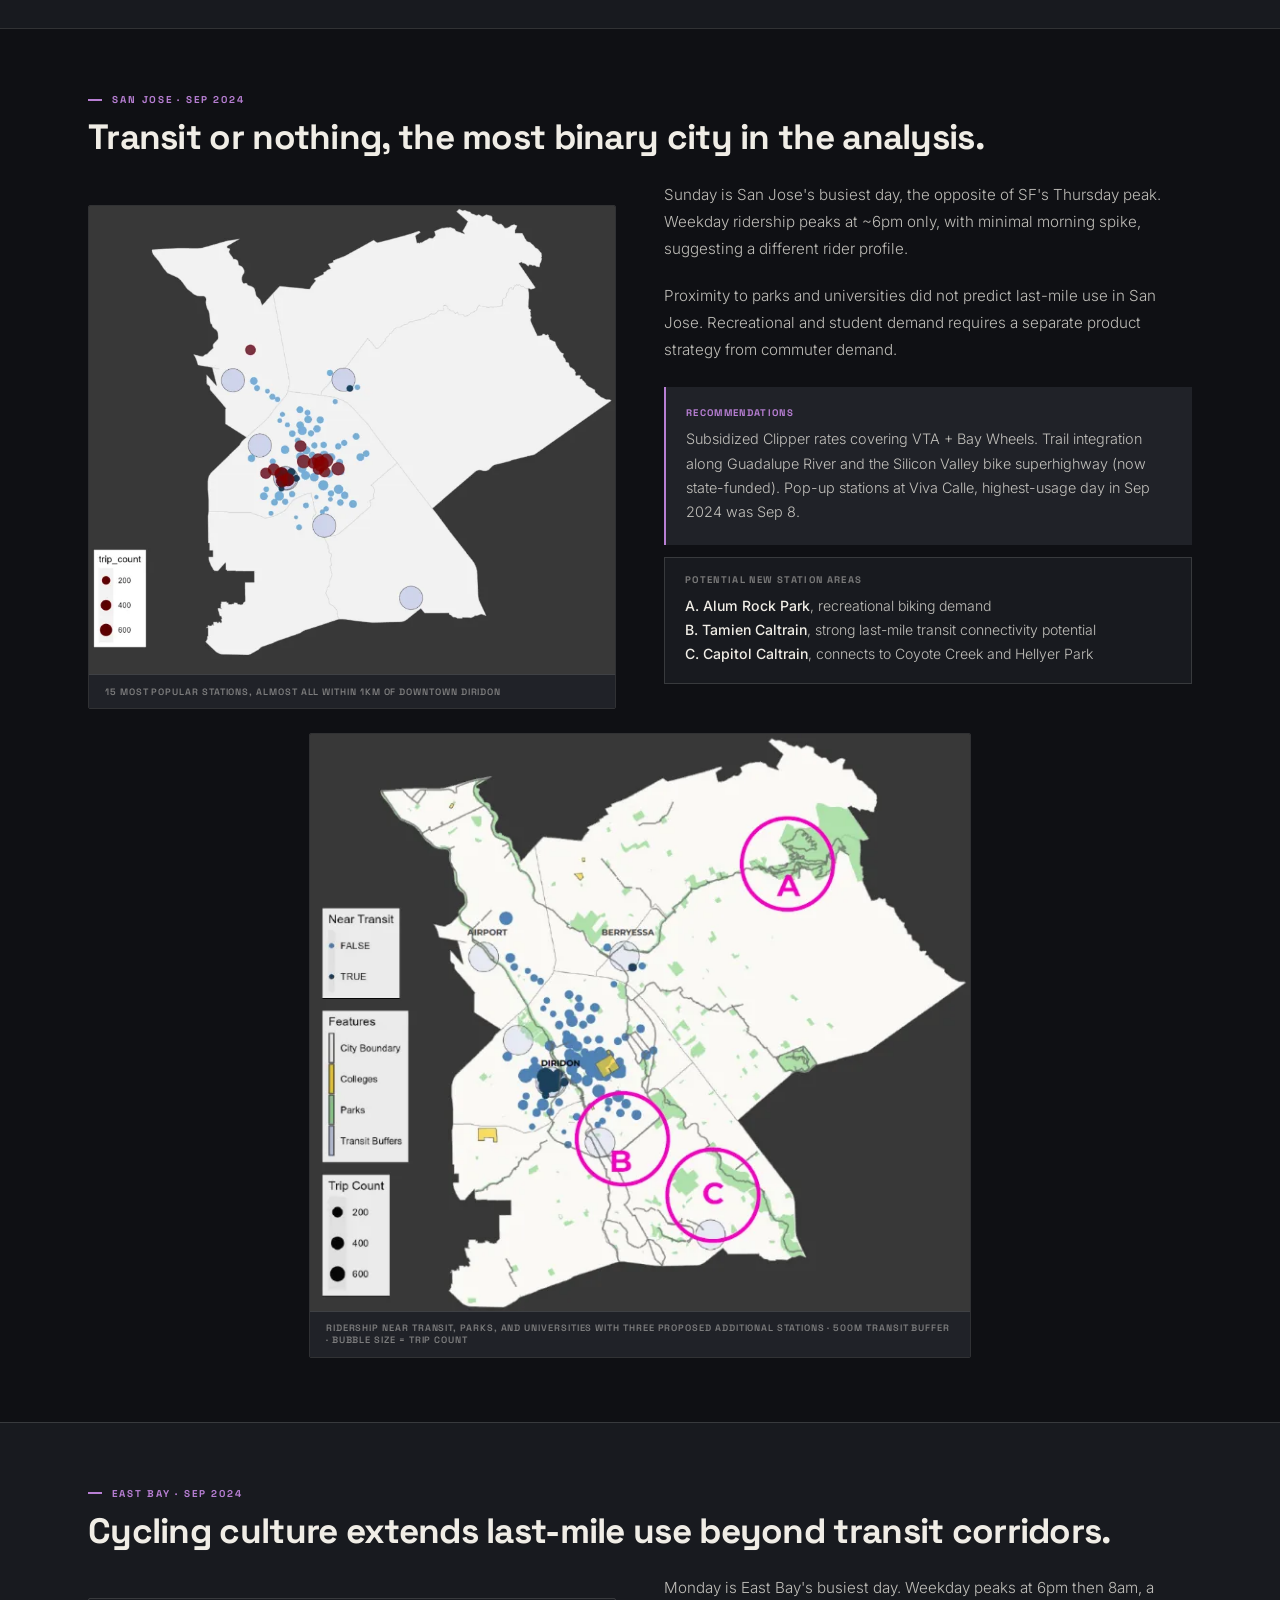
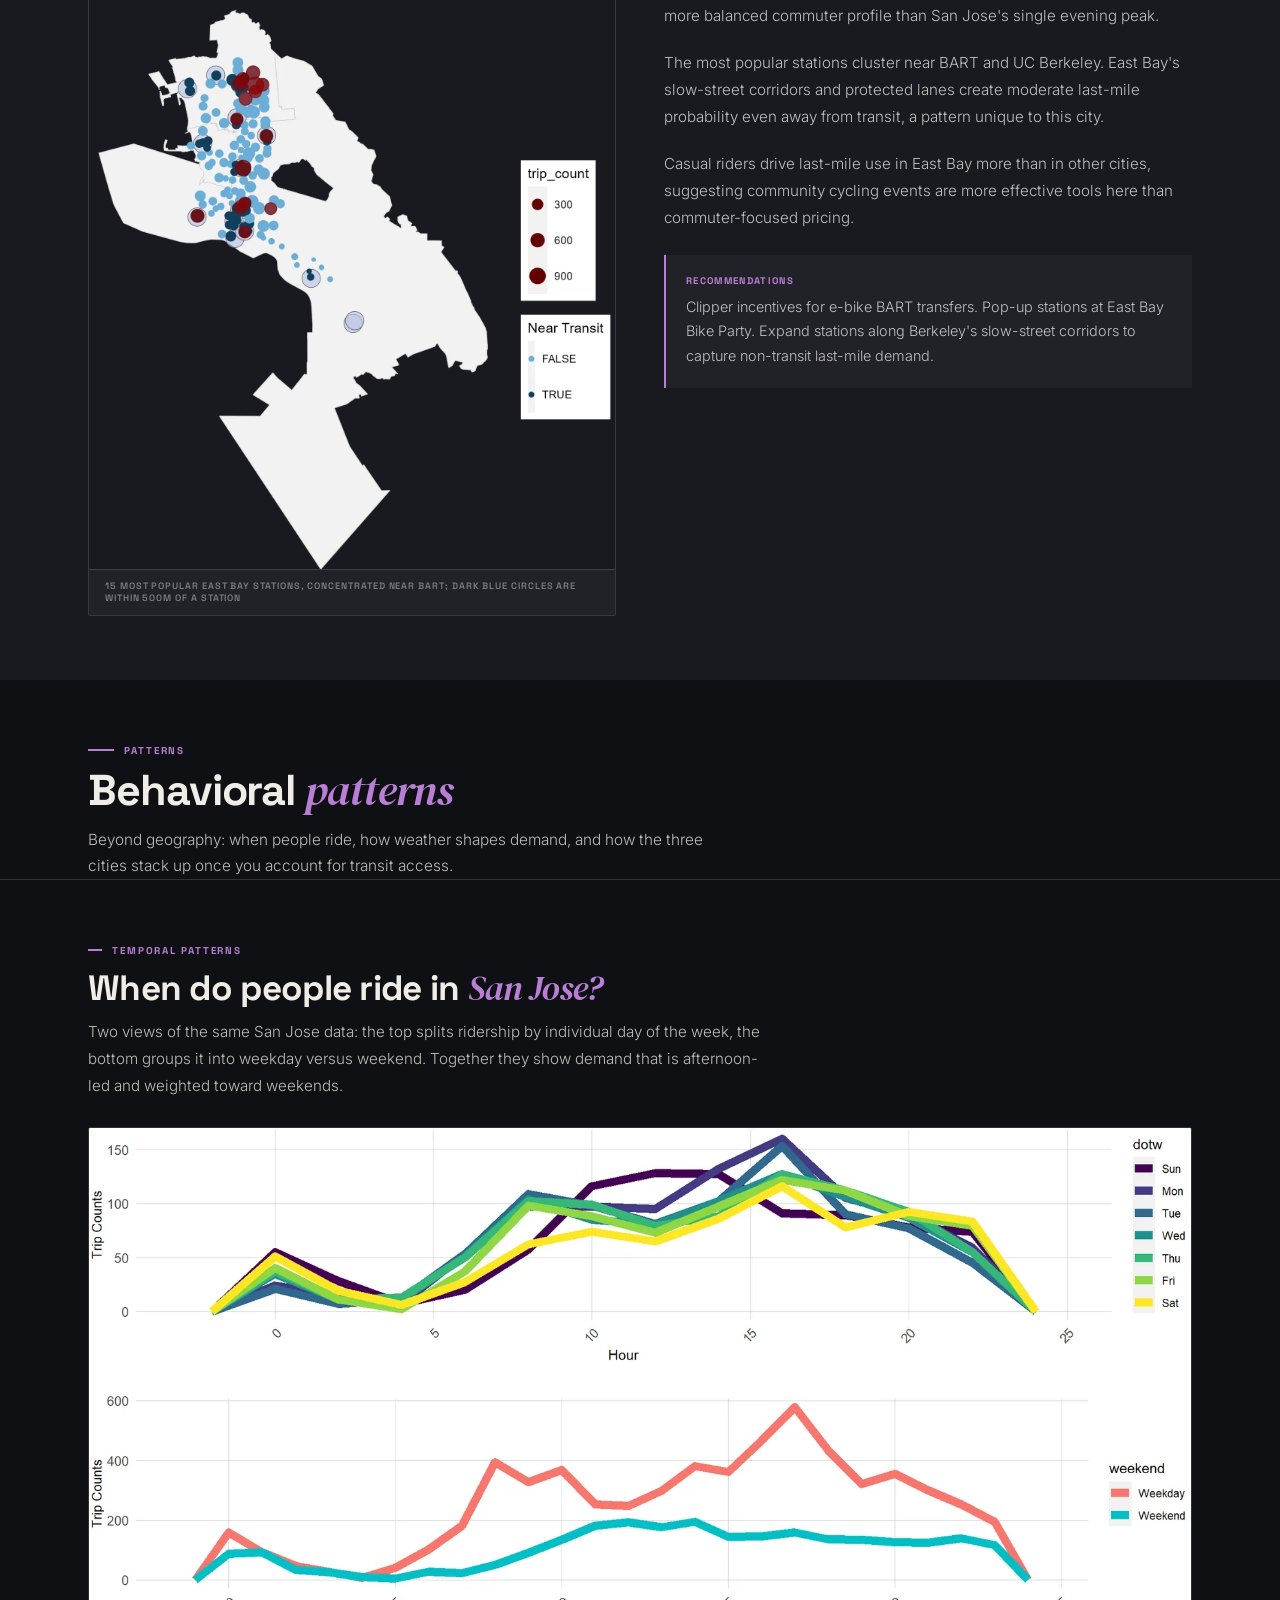
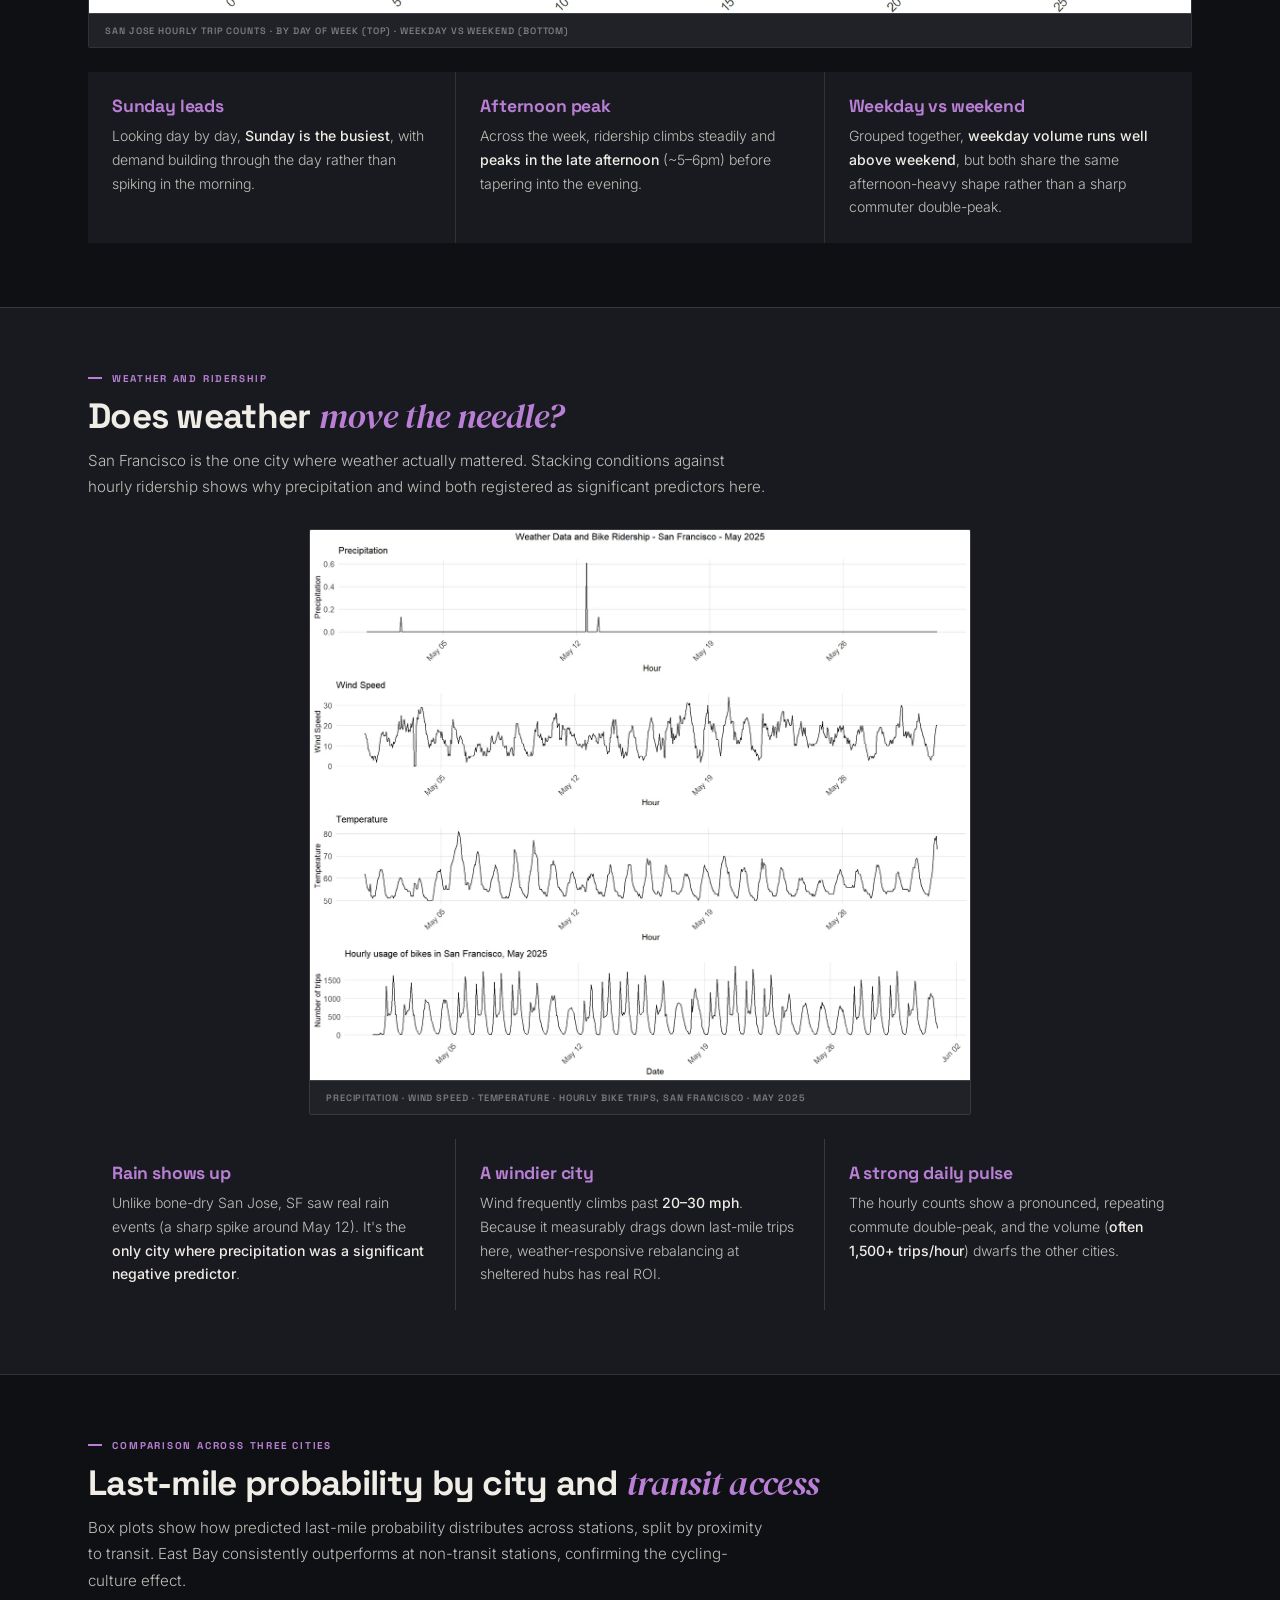
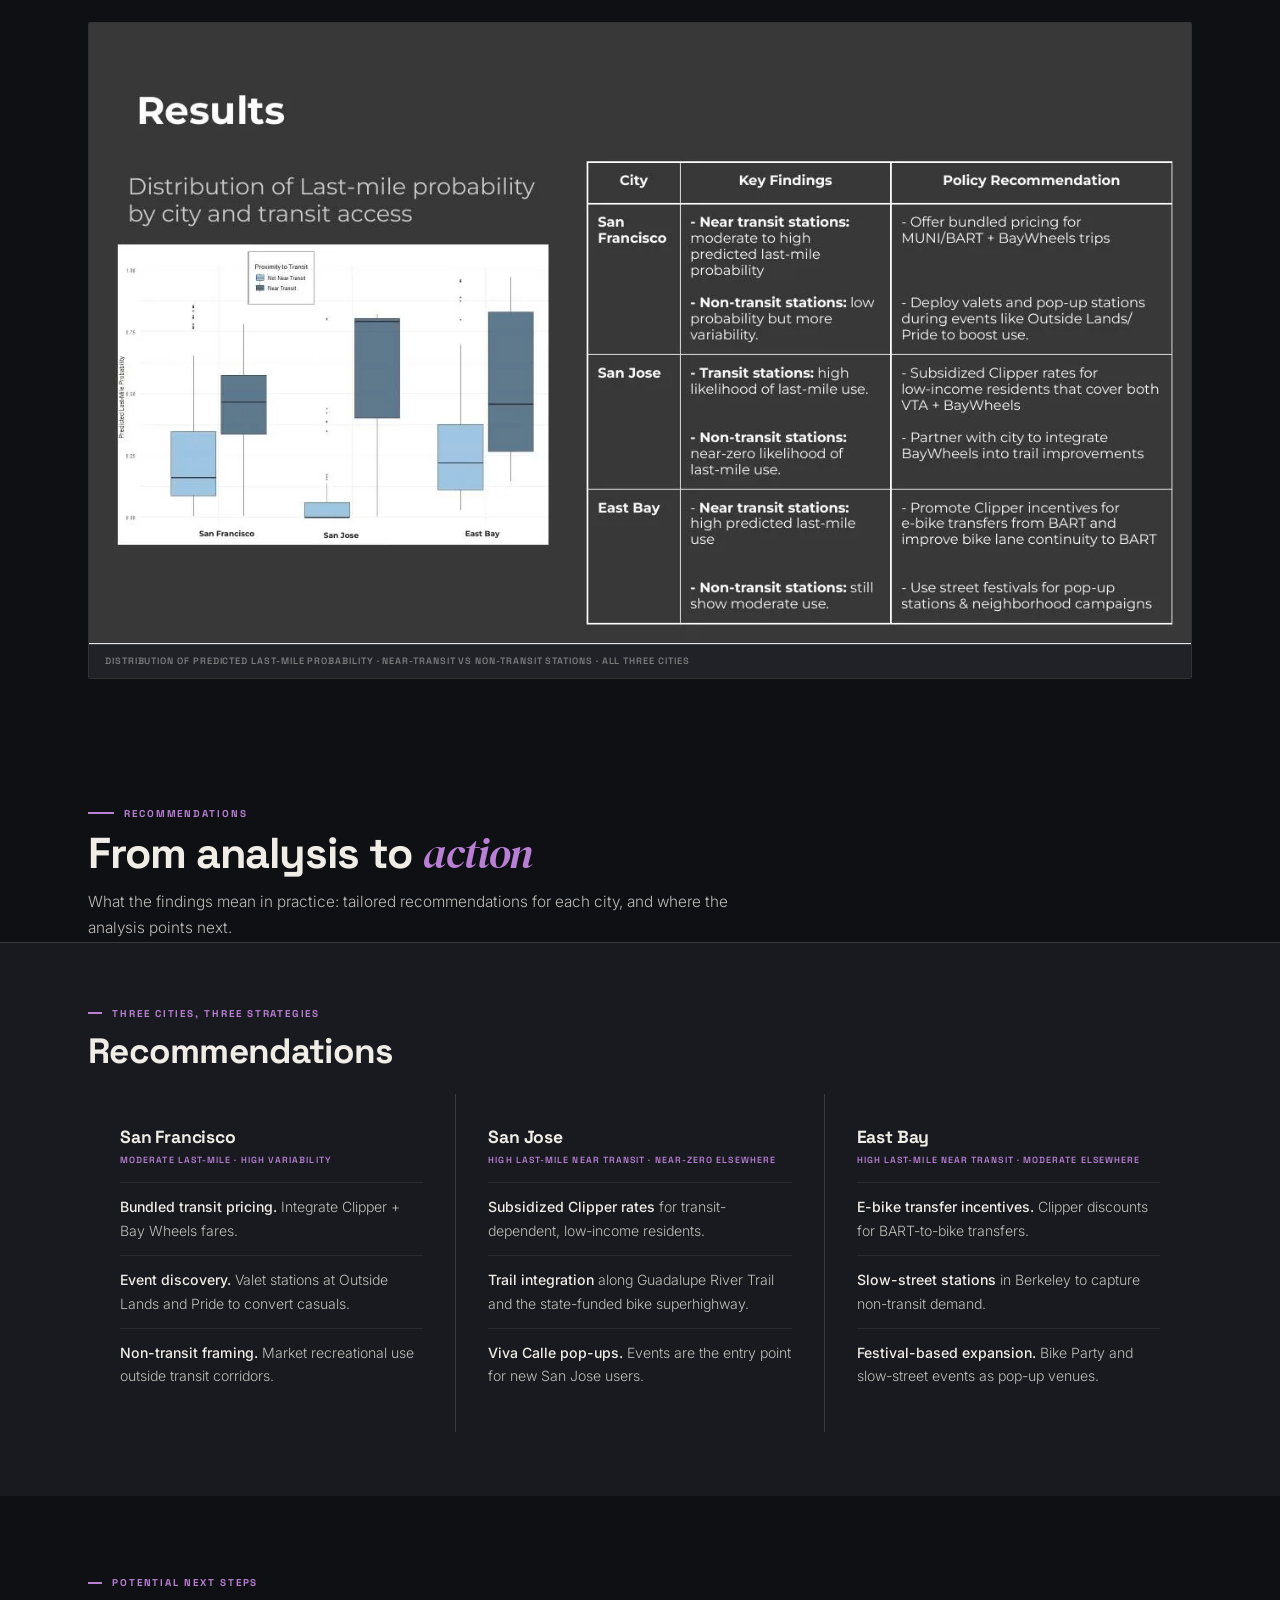
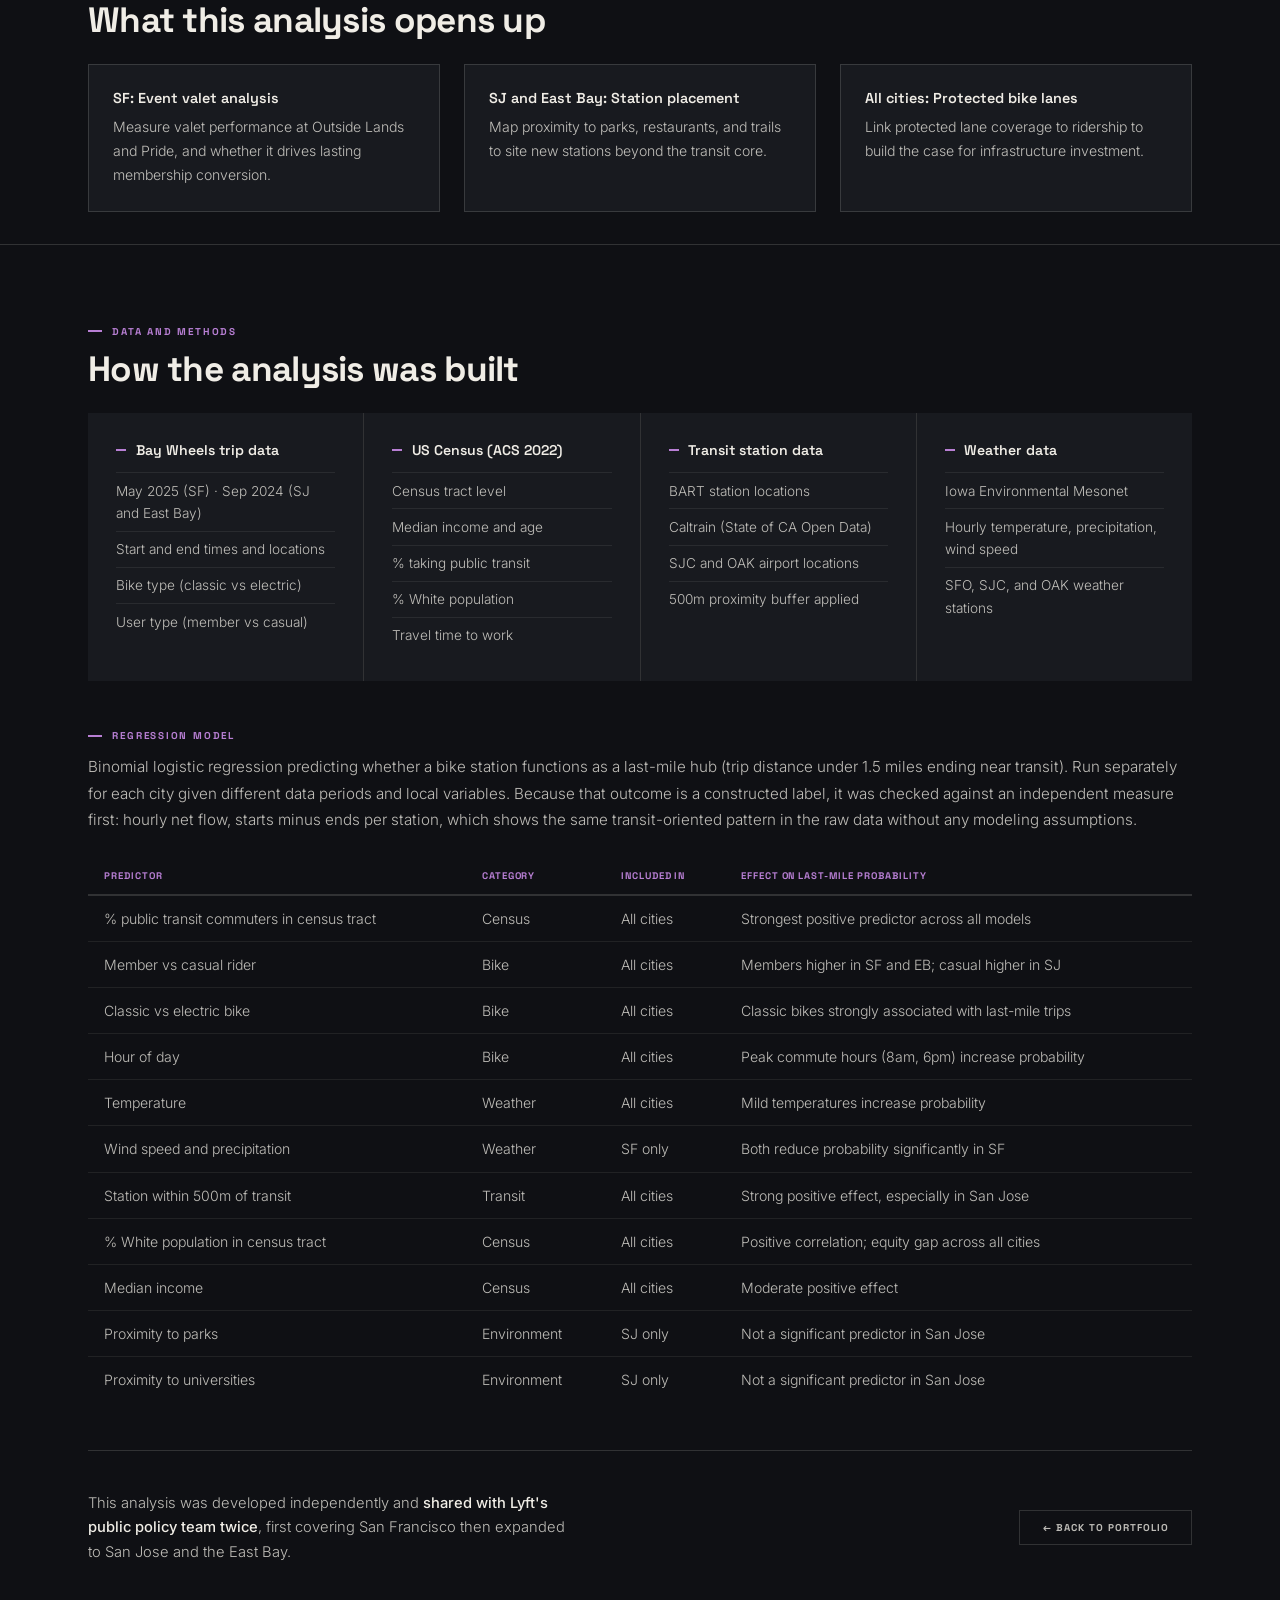
<file: baywheels.html>
<!DOCTYPE html>
<html lang="en">
<head>
  <meta charset="UTF-8">
  <meta name="viewport" content="width=device-width, initial-scale=1.0">
  <title>Bay Wheels Last-Mile Analysis, Shreya Bansal</title>
  <meta name="description" content="A logistic regression analysis of Bay Wheels bike share ridership across San Francisco, San Jose, and the East Bay, predicting which stations function as last-mile transit connectors and what drives last-mile use in each city.">
  <meta name="author" content="Shreya Bansal">
  <link rel="canonical" href="https://sherya21.github.io/urban-portfolio/baywheels.html">

  <meta property="og:type" content="article">
  <meta property="og:site_name" content="Shreya Bansal">
  <meta property="og:url" content="https://sherya21.github.io/urban-portfolio/baywheels.html">
  <meta property="og:title" content="Predicting which bike share stations work as last-mile transit">
  <meta property="og:description" content="Logistic regression across three Bay Area cities. Transit culture, not transit proximity, is the strongest predictor. Shared with Lyft's public policy team twice.">
  <meta property="og:image" content="https://sherya21.github.io/urban-portfolio/images/og-baywheels.jpg">
  <meta property="og:image:width" content="1200">
  <meta property="og:image:height" content="630">
  <meta property="og:image:alt" content="Bay Wheels trip density maps for San Francisco, San Jose and the East Bay.">
  <meta name="twitter:card" content="summary_large_image">
  <meta name="twitter:title" content="Predicting which bike share stations work as last-mile transit">
  <meta name="twitter:description" content="Logistic regression across three Bay Area cities. Transit culture, not transit proximity, is the strongest predictor.">
  <meta name="twitter:image" content="https://sherya21.github.io/urban-portfolio/images/og-baywheels.jpg">

  <link rel="icon" href="favicon.svg" type="image/svg+xml">
  <link rel="apple-touch-icon" href="apple-touch-icon.png">
  <link rel="preconnect" href="https://fonts.googleapis.com">
  <link rel="preconnect" href="https://fonts.gstatic.com" crossorigin>
  <link href="https://fonts.googleapis.com/css2?family=Space+Grotesk:wght@300;400;500;600;700;800&family=DM+Serif+Display:ital@0;1&family=Inter:wght@300;400;500&display=swap" rel="stylesheet">
  <style>
    *,*::before,*::after{margin:0;padding:0;box-sizing:border-box}
    @media(pointer:fine){*{cursor:none}}
    :root{
      --bg:     #0F1014; --bg2:    #181A1F; --bg3:    #202228;
      --text:   #F0EDE6; --dim:    rgba(240,237,230,.78); --faint:  rgba(240,237,230,.45);
      --rule:   rgba(240,237,230,.08); --rule2:  rgba(240,237,230,.15);
      --pink:   #9B59B6; --pink-lt:#B87FD4; --pink-dim:rgba(155,89,182,.12);
      --display:'Space Grotesk',sans-serif; --serif: 'DM Serif Display',Georgia,serif; --body:'Inter',sans-serif;
    }
    html{background:var(--bg);scroll-behavior:smooth}
    body{background:var(--bg);color:var(--text);font-family:var(--body);-webkit-font-smoothing:antialiased;overflow-x:hidden;min-width:320px}
    #cur,#cdot{position:fixed;pointer-events:none;z-index:9999;transform:translate(-50%,-50%)}
    #cur{width:14px;height:14px;border:1.5px solid rgba(255,255,255,.5);border-radius:50%;transition:width .18s,height .18s,border-color .18s,background .18s}
    #cdot{width:3px;height:3px;background:var(--pink-lt);border-radius:50%}
    body.hov #cur{width:28px;height:28px;background:var(--pink-dim);border-color:var(--pink-lt)}
    @media(pointer:coarse){#cur,#cdot{display:none}}
    .nav{position:fixed;top:0;left:0;right:0;z-index:100;display:flex;justify-content:space-between;align-items:center;padding:1.1rem 3rem;background:rgba(15,16,20,.93);backdrop-filter:blur(16px);border-bottom:1px solid var(--rule)}
    .nav-back{font-family:var(--display);font-size:.78rem;font-weight:700;letter-spacing:.1em;text-transform:uppercase;color:var(--faint);text-decoration:none;display:flex;align-items:center;gap:.45rem;transition:color .2s}
    .nav-back::before{content:'←'}
    .nav-back:hover{color:var(--text)}
    .nav-title{font-family:var(--display);font-size:.78rem;font-weight:600;letter-spacing:.08em;text-transform:uppercase;color:var(--faint)}
    .nav-link{font-family:var(--display);font-size:.78rem;font-weight:700;letter-spacing:.08em;text-transform:uppercase;color:var(--faint);text-decoration:none;transition:color .2s}
    .nav-link:hover{color:var(--pink-lt)}
    @media(max-width:600px){.nav{padding:.9rem 1.25rem}.nav-title{display:none}}
    .hero{min-height:100svh;position:relative;overflow:hidden;display:flex;align-items:flex-end}
    .hero-bg{position:absolute;inset:0;background-size:cover;background-position:center;filter:brightness(.42) saturate(1.4)}
    .hero-grad{position:absolute;inset:0;background:linear-gradient(to bottom,rgba(15,16,20,.15) 0%,rgba(15,16,20,.4) 50%,rgba(15,16,20,.92) 78%,rgba(15,16,20,.99) 100%)}
    .hero-content{position:relative;z-index:1;padding:3rem 3rem 4rem;width:100%;display:grid;grid-template-columns:1fr auto;gap:3rem;align-items:end}
    .hero-left{max-width:720px}
    .h-lbl{font-family:var(--display);font-size:.65rem;font-weight:700;letter-spacing:.2em;text-transform:uppercase;color:var(--pink-lt);margin-bottom:1.25rem;display:flex;align-items:center;gap:.7rem}
    .h-lbl::before{content:'';display:inline-block;width:18px;height:2px;background:var(--pink-lt)}
    .hero-h{font-family:var(--display);font-weight:800;font-size:clamp(2rem,5vw,4.2rem);line-height:1.0;letter-spacing:-.03em;color:var(--text);margin-bottom:.9rem}
    .hero-h em{font-family:var(--serif);font-style:italic;font-weight:400;color:var(--pink-lt)}
    .hero-sub{font-size:1rem;font-weight:300;line-height:1.75;color:var(--dim);max-width:580px}
    .hero-stats{display:flex;flex-direction:column;border:1px solid var(--rule2);min-width:180px}
    .hstat{padding:1rem 1.25rem;border-bottom:1px solid var(--rule2)}
    .hstat:last-child{border-bottom:none}
    .hstat-v{font-family:var(--display);font-weight:800;font-size:1.6rem;line-height:1;color:var(--pink-lt)}
    .hstat-l{font-size:.72rem;font-weight:500;color:var(--faint);letter-spacing:.06em;margin-top:.22rem}
    .hero-scroll{position:absolute;bottom:1.5rem;left:50%;transform:translateX(-50%);font-family:var(--display);font-size:.55rem;font-weight:600;letter-spacing:.2em;text-transform:uppercase;color:var(--faint);display:flex;flex-direction:column;align-items:center;gap:.35rem;animation:bob 2.2s ease-in-out infinite}
    .hero-scroll::after{content:'↓';font-size:.8rem}
    @keyframes bob{0%,100%{transform:translateX(-50%) translateY(0)}50%{transform:translateX(-50%) translateY(5px)}}
    @media(max-width:700px){.hero-content{grid-template-columns:1fr;padding:2rem 1.25rem 3rem;gap:1.5rem}.hero-stats{flex-direction:row}.hstat{flex:1;border-bottom:none;border-right:1px solid var(--rule2)}.hstat:last-child{border-right:none}.hero-scroll{display:none}}
    .core-finding{background:var(--bg2);border-top:2px solid var(--pink-lt);border-bottom:1px solid var(--rule2)}
    .cf-inner{max-width:1200px;margin:0 auto;padding:3.5rem 3rem;display:grid;grid-template-columns:auto 1fr;gap:3rem;align-items:center}
    .cf-label{font-family:var(--display);font-size:.6rem;font-weight:700;letter-spacing:.18em;text-transform:uppercase;color:var(--pink-lt);writing-mode:vertical-rl;transform:rotate(180deg);white-space:nowrap}
    .cf-text{font-family:var(--serif);font-style:italic;font-size:clamp(1.1rem,2.2vw,1.6rem);line-height:1.55;color:var(--text)}
    .cf-text strong{font-style:normal;font-weight:400;color:var(--pink-lt)}
    @media(max-width:600px){.cf-inner{grid-template-columns:1fr;gap:1rem}.cf-label{writing-mode:horizontal-tb;transform:none}}
    .wrap{max-width:1200px;margin:0 auto;padding:5rem 3rem}
    @media(max-width:600px){.wrap{padding:3.5rem 1.25rem}}
    .sec-lbl{font-family:var(--display);font-size:.62rem;font-weight:700;letter-spacing:.18em;text-transform:uppercase;color:var(--pink-lt);margin-bottom:.75rem;display:flex;align-items:center;gap:.65rem}
    .sec-lbl::before{content:'';display:inline-block;width:14px;height:2px;background:var(--pink-lt)}
    .sec-h{font-family:var(--display);font-weight:700;font-size:clamp(1.4rem,2.8vw,2.2rem);line-height:1.1;letter-spacing:-.02em;color:var(--text);margin-bottom:.75rem}
    .sec-h em{font-family:var(--serif);font-style:italic;font-weight:400;color:var(--pink-lt)}
    .body-p{font-size:.95rem;font-weight:300;line-height:1.75;color:var(--dim);max-width:680px;margin-bottom:0}
    .msg-grid{display:grid;grid-template-columns:repeat(3,1fr);gap:1px;background:var(--rule2);margin-top:2rem}
    .msg-cell{background:var(--bg2);padding:2rem}
    .msg-num{font-family:var(--display);font-size:.56rem;font-weight:700;letter-spacing:.14em;text-transform:uppercase;color:var(--pink-lt);margin-bottom:.6rem}
    .msg-title{font-family:var(--display);font-weight:600;font-size:.95rem;color:var(--text);margin-bottom:.5rem;line-height:1.2}
    .msg-body{font-size:.9rem;font-weight:300;line-height:1.72;color:var(--dim)}
    .msg-body strong{font-weight:500;color:var(--text)}
    @media(max-width:760px){.msg-grid{grid-template-columns:1fr}}
    .map-section{border-top:1px solid var(--rule2)}
    .map-section.alt{background:var(--bg2)}
    .map-inner{max-width:1200px;margin:0 auto;padding:4rem 3rem}
    @media(max-width:600px){.map-inner{padding:3rem 1.25rem}}
    .map-img-wrap{position:relative;margin-top:1.5rem;border-radius:2px;overflow:hidden;border:1px solid var(--rule2)}
    .map-img-wrap img{width:100%;display:block}
    .map-cap{padding:.65rem 1rem;background:var(--bg3);border-top:1px solid var(--rule2);font-family:var(--display);font-size:.58rem;font-weight:600;letter-spacing:.1em;text-transform:uppercase;color:var(--faint)}
    .map-2col{display:grid;grid-template-columns:1fr 1fr;gap:3rem;align-items:start;margin-top:1.5rem}
    @media(max-width:760px){.map-2col{grid-template-columns:1fr}}
    .three-cities{display:grid;grid-template-columns:repeat(3,1fr);gap:1px;background:var(--rule2);margin-top:1.75rem}
    .city-panel{background:var(--bg2)}
    .city-label{font-family:var(--display);font-size:.62rem;font-weight:700;letter-spacing:.14em;text-transform:uppercase;color:var(--pink-lt);padding:1rem 1.25rem;border-bottom:1px solid var(--rule2)}
    .city-map img{width:100%;display:block}
    .city-finding{padding:1.25rem;border-top:1px solid var(--rule2)}
    .city-finding p{font-size:.88rem;font-weight:300;line-height:1.72;color:var(--dim)}
    .city-finding strong{font-weight:500;color:var(--text)}
    @media(max-width:760px){.three-cities{grid-template-columns:1fr}}
    .maps-stack{display:flex;flex-direction:column;gap:1px;background:var(--rule2);margin-top:1.75rem}
    .map-row{background:var(--bg2);display:grid;grid-template-columns:1.55fr 1fr;align-items:stretch}
    .map-row .mr-img{display:flex;align-items:center;justify-content:center;background:var(--bg3)}
    .map-row .mr-img img{width:100%;display:block}
    .mr-side{padding:2.25rem;display:flex;flex-direction:column;justify-content:center;border-left:1px solid var(--rule2)}
    .mr-label{font-family:var(--display);font-size:.62rem;font-weight:700;letter-spacing:.14em;text-transform:uppercase;color:var(--pink-lt);margin-bottom:.85rem}
    .mr-side p{font-size:.95rem;font-weight:300;line-height:1.75;color:var(--dim)}
    .mr-side strong{font-weight:500;color:var(--text)}
    @media(max-width:760px){.map-row{grid-template-columns:1fr}.mr-side{border-left:none;border-top:1px solid var(--rule2);padding:1.5rem}}
    .insight-grid{display:grid;grid-template-columns:repeat(3,1fr);gap:1px;background:var(--rule2);margin-top:1.5rem}
    .insight-cell{background:var(--bg2);padding:1.5rem}
    .insight-k{font-family:var(--display);font-weight:800;font-size:1.1rem;color:var(--pink-lt);margin-bottom:.45rem;letter-spacing:-.01em;line-height:1.2}
    .insight-b{font-size:.88rem;font-weight:300;line-height:1.68;color:var(--dim)}
    .insight-b strong{font-weight:500;color:var(--text)}
    @media(max-width:760px){.insight-grid{grid-template-columns:1fr}}
    .rec-grid{display:grid;grid-template-columns:repeat(3,1fr);gap:1px;background:var(--rule2);margin-top:1.5rem}
    .rec-cell{background:var(--bg2);padding:2rem}
    .rec-city{font-family:var(--display);font-weight:800;font-size:1.1rem;color:var(--text);margin-bottom:.35rem;letter-spacing:-.01em}
    .rec-tag{font-family:var(--display);font-size:.56rem;font-weight:600;letter-spacing:.12em;text-transform:uppercase;color:var(--pink-lt);margin-bottom:1rem}
    .rec-item{padding:.75rem 0;border-top:1px solid var(--rule);font-size:.88rem;font-weight:300;line-height:1.7;color:var(--dim)}
    .rec-item:first-of-type{border-top:none}
    .rec-item strong{font-weight:500;color:var(--text)}
    @media(max-width:760px){.rec-grid{grid-template-columns:1fr}}
    .next-grid{display:grid;grid-template-columns:repeat(3,1fr);gap:1.5rem;margin-top:1.5rem}
    .next-cell{padding:1.5rem;background:var(--bg2);border:1px solid var(--rule2)}
    .next-title{font-family:var(--display);font-weight:600;font-size:.9rem;color:var(--text);margin-bottom:.5rem}
    .next-body{font-size:.88rem;font-weight:300;line-height:1.7;color:var(--dim)}
    @media(max-width:760px){.next-grid{grid-template-columns:1fr}}
    .dm-grid{display:grid;grid-template-columns:repeat(4,1fr);gap:1px;background:var(--rule2);margin-top:1.5rem}
    .dm-cell{background:var(--bg2);padding:1.75rem}
    .dm-title{font-family:var(--display);font-weight:600;font-size:.88rem;color:var(--text);margin-bottom:.85rem;display:flex;align-items:center;gap:.6rem}
    .dm-title::before{content:'';display:inline-block;width:10px;height:2px;background:var(--pink-lt)}
    .dm-item{font-size:.85rem;font-weight:300;line-height:1.65;color:var(--dim);padding:.4rem 0;border-top:1px solid var(--rule)}
    .dm-item:first-of-type{border-top:none}
    @media(max-width:760px){.dm-grid{grid-template-columns:1fr 1fr}}
    @media(max-width:500px){.dm-grid{grid-template-columns:1fr}}
    .reg-wrap{margin-top:1.5rem;overflow-x:auto}
    .reg-table{width:100%;border-collapse:collapse;font-size:.88rem}
    .reg-table th{font-family:var(--display);font-size:.6rem;font-weight:700;letter-spacing:.1em;text-transform:uppercase;color:var(--pink-lt);padding:.75rem 1rem;border-bottom:2px solid var(--rule2);text-align:left}
    .reg-table td{padding:.75rem 1rem;border-top:1px solid var(--rule);color:var(--dim);font-weight:300;line-height:1.5;vertical-align:top}
    .reg-table tr:hover td{background:var(--bg2)}
    .callout{padding:1.25rem;border-left:2px solid var(--pink-lt);margin-top:1.5rem;background:var(--bg3)}
    .callout-lbl{font-family:var(--display);font-size:.6rem;font-weight:700;letter-spacing:.14em;text-transform:uppercase;color:var(--pink-lt);margin-bottom:.5rem}
    .callout p{font-size:.9rem;font-weight:300;line-height:1.7;color:var(--dim)}
    .station-box{margin-top:.75rem;padding:1rem 1.25rem;background:var(--bg2);border:1px solid var(--rule2)}
    .station-lbl{font-family:var(--display);font-size:.6rem;font-weight:700;letter-spacing:.14em;text-transform:uppercase;color:var(--faint);margin-bottom:.5rem}
    .station-body{font-size:.88rem;font-weight:300;line-height:1.72;color:var(--dim)}
    .station-body strong{font-weight:500;color:var(--text)}
    .cta-strip{display:flex;justify-content:space-between;align-items:center;flex-wrap:wrap;gap:1.5rem;padding-top:2.5rem;border-top:1px solid var(--rule2)}
    .cta-p{font-size:.92rem;font-weight:300;color:var(--dim);line-height:1.65;max-width:480px}
    .cta-p strong{font-weight:500;color:var(--text)}
    .cta-btns{display:flex;gap:.75rem;flex-wrap:wrap}
    .btn-p{font-family:var(--display);font-size:.62rem;font-weight:700;letter-spacing:.1em;text-transform:uppercase;padding:.65rem 1.4rem;text-decoration:none;background:var(--pink);color:#fff;transition:opacity .2s}
    .btn-p:hover{opacity:.82}
    .btn-s{font-family:var(--display);font-size:.62rem;font-weight:700;letter-spacing:.1em;text-transform:uppercase;padding:.65rem 1.4rem;background:none;border:1px solid var(--rule2);color:var(--dim);text-decoration:none;transition:border-color .2s,color .2s}
    .btn-s:hover{border-color:rgba(255,255,255,.4);color:var(--text)}
    hr.div{border:none;border-top:1px solid var(--rule2)}
    @media(prefers-reduced-motion:reduce){*{transition:none!important;animation:none!important}}
    /* jump nav */
    .nav-jump{display:flex;gap:1.6rem}
    .nav-jump a{font-family:var(--display);font-size:.72rem;font-weight:600;letter-spacing:.08em;text-transform:uppercase;color:var(--faint);text-decoration:none;transition:color .2s;position:relative;padding-bottom:2px}
    .nav-jump a::after{content:'';position:absolute;left:0;bottom:0;width:0;height:1px;background:var(--pink-lt);transition:width .25s}
    .nav-jump a:hover{color:var(--text)}
    .nav-jump a:hover::after{width:100%}
    @media(max-width:820px){.nav-jump{display:none}}
    /* impact ribbon */
    .impact-strip{background:var(--bg3);border-bottom:1px solid var(--rule2)}
    .impact-inner{max-width:1200px;margin:0 auto;padding:1.1rem 3rem;display:flex;align-items:center;gap:1.5rem;flex-wrap:wrap}
    .impact-tag{font-family:var(--display);font-size:.58rem;font-weight:700;letter-spacing:.16em;text-transform:uppercase;color:var(--pink-lt);white-space:nowrap;display:flex;align-items:center;gap:.55rem}
    .impact-tag::before{content:'';width:7px;height:7px;border-radius:50%;background:var(--pink-lt);box-shadow:0 0 0 4px var(--pink-dim)}
    .impact-strip p{font-size:.9rem;font-weight:300;color:var(--dim);line-height:1.5;flex:1;min-width:240px}
    .impact-strip strong{font-weight:500;color:var(--text)}
    .impact-link{font-family:var(--display);font-size:.62rem;font-weight:700;letter-spacing:.08em;text-transform:uppercase;color:var(--pink-lt);text-decoration:none;white-space:nowrap;transition:opacity .2s}
    .impact-link:hover{opacity:.7}
    @media(max-width:600px){.impact-inner{padding:1rem 1.25rem;gap:.85rem}}
    /* act dividers */
    .act{max-width:1200px;margin:0 auto;padding:4rem 3rem 0;scroll-margin-top:84px}
    .act-num{font-family:var(--display);font-size:.62rem;font-weight:700;letter-spacing:.2em;text-transform:uppercase;color:var(--pink-lt);margin-bottom:.7rem;display:flex;align-items:center;gap:.6rem}
    .act-num::before{content:'';width:26px;height:2px;background:var(--pink-lt)}
    .act-h{font-family:var(--display);font-weight:800;font-size:clamp(1.7rem,3.4vw,2.7rem);letter-spacing:-.025em;color:var(--text);line-height:1.04}
    .act-h em{font-family:var(--serif);font-style:italic;font-weight:400;color:var(--pink-lt)}
    .act-sub{font-size:.96rem;font-weight:300;line-height:1.7;color:var(--dim);max-width:640px;margin-top:.85rem}
    @media(max-width:600px){.act{padding:2.75rem 1.25rem 0}}
    /* featured pull-stat */
    .result-pull{display:grid;grid-template-columns:auto 1fr;gap:2rem;align-items:center;margin-top:1.75rem;padding:1.75rem 2rem;background:var(--bg3);border-left:2px solid var(--pink-lt)}
    .result-pull-stat{font-family:var(--display);font-weight:800;font-size:clamp(2.8rem,6vw,4rem);line-height:1;color:var(--pink-lt);letter-spacing:-.03em}
    .result-pull-text{font-size:1rem;font-weight:300;line-height:1.65;color:var(--dim)}
    .result-pull-text strong{font-weight:500;color:var(--text)}
    @media(max-width:600px){.result-pull{grid-template-columns:1fr;gap:.6rem;padding:1.5rem}}
    .chart-sm{max-width:60%;margin-left:auto;margin-right:auto}
    @media(max-width:760px){.chart-sm{max-width:100%}}
  </style>
</head>
<body>
<div id="cur"></div><div id="cdot"></div>
<nav class="nav">
  <a href="index.html" class="nav-back">Portfolio</a>
  <div class="nav-jump">
    <a href="#findings">Findings</a>
    <a href="#cities">City analysis</a>
    <a href="#patterns">Patterns</a>
    <a href="#recommendations">Recommendations</a>
  </div>
  <a href="https://linkedin.com/in/shreya21bansal" target="_blank" rel="noopener" class="nav-link">LinkedIn ↗</a>
</nav>
<section class="hero">
  <div class="hero-bg" style="background-image:url('images/baywheels/threegrid.webp')"></div>
  <div class="hero-grad"></div>
  <div class="hero-content">
    <div class="hero-left">
      <p class="h-lbl">Mobility Analysis · Bay Area · 2025</p>
      <h1 class="hero-h">Predicting which bike share stations function as <em>last-mile transit connectors</em></h1>
      <p class="hero-sub">A logistic regression analysis of Bay Wheels ridership across San Francisco, San Jose, and the East Bay, comparing what drives last-mile use across three distinct city contexts.</p>
    </div>
    <div class="hero-stats">
      <div class="hstat"><div class="hstat-v">3</div><div class="hstat-l">Cities analyzed</div></div>
      <div class="hstat"><div class="hstat-v">2×</div><div class="hstat-l">Shown to Lyft</div></div>
    </div>
  </div>
  <div class="hero-scroll">Scroll</div>
</section>
<div class="core-finding">
  <div class="cf-inner">
    <span class="cf-label">Core finding</span>
    <p class="cf-text">Bay Area cities must actively integrate Bay Wheels into their public transit ecosystems through <strong>strategic pricing, infrastructure upgrades, and event-driven initiatives</strong>, transforming last-mile gaps into seamless, equitable connections for all residents.</p>
  </div>
</div>
<div class="impact-strip">
  <div class="impact-inner">
    <span class="impact-tag">Real-world impact</span>
    <p>Developed independently and <strong>shared with Lyft's public policy team twice</strong>, first for San Francisco, then expanded to San Jose and the East Bay.</p>
    <a href="#recommendations" class="impact-link">Jump to recommendations →</a>
  </div>
</div>
<div class="wrap">
  <p class="sec-lbl">Key messages</p>
  <h2 class="sec-h">What the data shows across all three cities</h2>
  <div class="msg-grid">
    <div class="msg-cell"><div class="msg-num">01</div><div class="msg-title">Transit culture beats transit proximity</div><div class="msg-body">The strongest predictor of last-mile use is the <strong>share of public transit commuters in the surrounding census tract</strong>, not how close a station is to BART. Bay Wheels amplifies transit culture; it doesn't create it.</div></div>
    <div class="msg-cell"><div class="msg-num">02</div><div class="msg-title">Three cities, three different stories</div><div class="msg-body">SF has diffuse ridership citywide. San Jose clusters tightly around Diridon with near-zero use elsewhere. East Bay shows <strong>moderate use even beyond transit proximity</strong>, driven by cycling culture and slow streets.</div></div>
    <div class="msg-cell"><div class="msg-num">03</div><div class="msg-title">An equity gap runs through all three</div><div class="msg-body">Areas with higher White population consistently show <strong>higher last-mile usage</strong> across all three cities. Barriers to access in communities of color require dedicated investigation and targeted intervention.</div></div>
    <div class="msg-cell"><div class="msg-num">04</div><div class="msg-title">Classic bikes drive last-mile, e-bikes drive leisure</div><div class="msg-body">Classic bikes dominate short last-mile trips. E-bikes are chosen for longer recreational rides. <strong>Classic fleet availability at key transit-adjacent stations</strong> is the highest-leverage operational fix.</div></div>
    <div class="msg-cell"><div class="msg-num">05</div><div class="msg-title">Weather is an underrated barrier</div><div class="msg-body">Wind significantly reduces last-mile trip probability. A <strong>weather-responsive rebalancing strategy</strong> at sheltered transit hubs on windy days could recover measurable ridership at low cost.</div></div>
    <div class="msg-cell"><div class="msg-num">06</div><div class="msg-title">Members and casual riders behave differently</div><div class="msg-body">Members drive last-mile use in SF and East Bay. In San Jose, <strong>casual riders show higher last-mile probability</strong>, suggesting event-based expansion could be the entry point for new members there.</div></div>
  </div>
</div>
<div class="act" id="findings">
  <div class="act-num">Findings</div>
  <h2 class="act-h">The <em>landscape</em></h2>
  <p class="act-sub">Where Bay Wheels demand concentrates, and which stations the model flags as last-mile hubs across the three regions.</p>
</div>
<div class="map-section alt">
  <div class="map-inner">
    <p class="sec-lbl">Ridership density</p>
    <h2 class="sec-h">A tale of three hubs</h2>
    <p class="body-p">Kernel density of trip origins and destinations in each city. Brighter areas indicate higher concentration. The three cities have fundamentally different spatial signatures, which is why a single Bay Area strategy won't work.</p>
    
    <div class="map-img-wrap" style="margin-top:1.75rem">
      <img src="images/baywheels/threegrid.webp" alt="Bay Wheels trip density maps for San Francisco, San Jose and the East Bay side by side">
      <div class="map-cap">Trip density with stations, San Francisco (left) · San Jose (center) · East Bay (right)</div>
    </div>
  </div>
</div>
<div class="map-section">
  <div class="map-inner">
    <p class="sec-lbl">Net bike flow · San Francisco</p>
    <h2 class="sec-h">The system <em>reverses</em> twice a day</h2>
    <p class="body-p">Before modeling anything, the raw trip data already shows the pattern. Net flow is just starts minus ends at each station in a given hour: blue means bikes are piling up, red means they are being taken away. At 8am bikes drain out of residential neighborhoods and accumulate at the stations ringing BART, Caltrain and the Embarcadero, the first mile of a commute. By 5pm the map inverts, and those same stations empty as riders take the last mile home.</p>
    <div class="map-img-wrap" style="margin-top:1.75rem">
      <img src="images/baywheels/net_flow_8am_5pm.webp" alt="Two maps of San Francisco showing net bike flow at 8am and 5pm. At 8am stations near BART, Caltrain and the Embarcadero are deep blue, accumulating bikes, while residential neighborhoods are red. At 5pm the pattern reverses." loading="lazy">
      <div class="map-cap">Net bike flow (starts − ends) at 8am and 5pm · San Francisco · May 2025 · blue = accumulating · red = draining</div>
    </div>
    <p class="body-p" style="margin-top:2.5rem">If those were simply the busiest stations in the city, they would look the same at every hour. They don't. Sampled at 11am and again at 2pm, the same map goes quiet, then begins to warm as the evening peak approaches.</p>
    <div class="map-2col">
      <div class="map-img-wrap" style="margin-top:0">
        <img src="images/baywheels/net_flow_11am.webp" alt="Net bike flow across San Francisco at 11am, with nearly every station neutral white" loading="lazy">
        <div class="map-cap">11am · almost every station neutral</div>
      </div>
      <div class="map-img-wrap" style="margin-top:0">
        <img src="images/baywheels/net_flow_2pm.webp" alt="Net bike flow across San Francisco at 2pm, with a faint warm tint building at downtown transit stations" loading="lazy">
        <div class="map-cap">2pm · a warm tint building downtown</div>
      </div>
    </div>
    <div class="insight-grid">
      <div class="insight-cell">
        <div class="insight-k">Morning: toward transit</div>
        <div class="insight-b">At 8am the deepest blue sits <strong>inside the 500m transit buffers</strong>, around Embarcadero, Montgomery and Caltrain. Riders are leaving home and ending the trip at a train.</div>
      </div>
      <div class="insight-cell">
        <div class="insight-k">Evening: away from it</div>
        <div class="insight-b">By 5pm those same stations turn <strong>the strongest red on the map</strong> while residential blocks fill back up. The commute runs in reverse.</div>
      </div>
      <div class="insight-cell">
        <div class="insight-k">Midday: nothing</div>
        <div class="insight-b">At 11am the pattern <strong>disappears entirely</strong>. The effect switches on and off with the commute, which is what rules out these simply being high-volume stations.</div>
      </div>
    </div>
  </div>
</div>
<div class="map-section alt">
  <div class="map-inner">
    <p class="sec-lbl">Predicted last-mile probability</p>
    <h2 class="sec-h">Which stations are most likely to be <em>last-mile hubs?</em></h2>
    <p class="body-p">Logistic regression assigns each station a predicted probability of functioning as a last-mile hub. Yellow = high probability. Purple = low. Transit stations marked with × or triangles.</p>
    <div class="result-pull" style="grid-template-columns:1fr">
      <div class="result-pull-text">A station counts as a <strong>last-mile hub</strong> when its trips are short, under 1.5 miles, and end near a BART or Caltrain stop. The model scores every station against that definition, then asks which neighborhood characteristics explain the score.</div>
    </div>
    <div class="maps-stack">
      <div class="map-row">
        <div class="mr-img"><img src="images/baywheels/duration_and_modeling-2.webp" alt="Predicted last-mile probability map, San Francisco"></div>
        <div class="mr-side">
          <div class="mr-label">San Francisco · May 2025</div>
          <p><strong>FiDi and the eastern waterfront</strong> have the highest predicted probability. More variability across non-transit stations than the other cities, SF's diffuse transit network creates more opportunity outside the core.</p>
        </div>
      </div>
      <div class="map-row">
        <div class="mr-img"><img src="images/baywheels/my_sj_prediction.webp" alt="Predicted last-mile probability map, San Jose"></div>
        <div class="mr-side">
          <div class="mr-label">San Jose · Sep 2024</div>
          <p><strong>Transit or nothing.</strong> Yellow stations cluster exclusively around Diridon. The rest of the network shows near-zero probability. Any expansion not anchored to transit is unlikely to generate last-mile use.</p>
        </div>
      </div>
      <div class="map-row">
        <div class="mr-img"><img src="images/baywheels/oak_probability_map.webp" alt="Predicted last-mile probability map, East Bay"></div>
        <div class="mr-side">
          <div class="mr-label">East Bay · Sep 2024</div>
          <p><strong>More nuance.</strong> High probability near BART, but moderate probability extends into Berkeley's slow-street corridors. Cycling culture itself is a predictor here, not just transit proximity.</p>
        </div>
      </div>
    </div>
  </div>
</div>
<div class="act" id="cities">
  <div class="act-num">City analysis</div>
  <h2 class="act-h">City by <em>city</em></h2>
  <p class="act-sub">Each city tells a different story, so a single Bay Area strategy won't work. Here's what drives last-mile use in San Francisco, San Jose, and the East Bay.</p>
</div>
<div class="map-section alt">
  <div class="map-inner">
    <p class="sec-lbl">San Francisco · May 2025</p>
    <h2 class="sec-h">Near-transit stations serve commuters. Non-transit stations show more variety.</h2>
    <div class="map-2col">
      <div>
        <div class="map-img-wrap">
          <img src="images/baywheels/transit_proximity_analysis-1.webp" alt="San Francisco Bay Wheels stations sized by trip count, with stations within 500m of BART or Caltrain marked" loading="lazy">
          <div class="map-cap">Bike stations near BART and Caltrain · dark dots within 500m · bubble size = trip count</div>
        </div>
      </div>
      <div>
        <p style="font-size:.95rem;font-weight:300;line-height:1.78;color:var(--dim);margin-bottom:1.25rem">Dark dots mark stations within 500m of BART or Caltrain; bubble size scales with trip volume. The heaviest bubbles cluster tightly in the FiDi core and along the eastern waterfront, where near-transit stations carry the bulk of last-mile demand.</p>
        <p style="font-size:.95rem;font-weight:300;line-height:1.78;color:var(--dim);margin-bottom:1.25rem">Away from that core the picture loosens. SF's diffuse network means its non-transit stations show far more variety in use than San Jose's or the East Bay's, more opportunity outside downtown, but also less predictability.</p>
        <p style="font-size:.95rem;font-weight:300;line-height:1.78;color:var(--dim)">SF is also the only city where precipitation and wind speed were significant predictors in the regression model, suggesting weather-responsive rebalancing would have the highest ROI here.</p>
        <div class="callout">
          <div class="callout-lbl">Recommendation</div>
          <p>Bundled MUNI/BART + Bay Wheels pricing. Event valets at Outside Lands and Pride to build casual-to-member conversion at scale.</p>
        </div>
      </div>
    </div>
  </div>
</div>
<div class="map-section">
  <div class="map-inner">
    <p class="sec-lbl">San Jose · Sep 2024</p>
    <h2 class="sec-h">Transit or nothing, the most binary city in the analysis.</h2>
    <div class="map-2col">
      <div>
        <div class="map-img-wrap">
          <img src="images/baywheels/SJ_15.webp" alt="The 15 most popular San Jose Bay Wheels stations, nearly all within 1km of Diridon station" loading="lazy">
          <div class="map-cap">15 most popular stations, almost all within 1km of downtown Diridon </div>
        </div>
      </div>
      <div>
        <p style="font-size:.95rem;font-weight:300;line-height:1.78;color:var(--dim);margin-bottom:1.25rem">Sunday is San Jose's busiest day, the opposite of SF's Thursday peak. Weekday ridership peaks at ~6pm only, with minimal morning spike, suggesting a different rider profile.</p>
        <p style="font-size:.95rem;font-weight:300;line-height:1.78;color:var(--dim);margin-bottom:1.25rem">Proximity to parks and universities did not predict last-mile use in San Jose. Recreational and student demand requires a separate product strategy from commuter demand.</p>
        <div class="callout">
          <div class="callout-lbl">Recommendations</div>
          <p>Subsidized Clipper rates covering VTA + Bay Wheels. Trail integration along Guadalupe River and the Silicon Valley bike superhighway (now state-funded). Pop-up stations at Viva Calle, highest-usage day in Sep 2024 was Sep 8.</p>
        </div>
        <div class="station-box">
          <div class="station-lbl">Potential new station areas</div>
          <div class="station-body"><strong>A. Alum Rock Park</strong>, recreational biking demand<br><strong>B. Tamien Caltrain</strong>, strong last-mile transit connectivity potential<br><strong>C. Capitol Caltrain</strong>, connects to Coyote Creek and Hellyer Park</div>
        </div>
      </div>
    </div>
    <div class="map-img-wrap chart-sm" style="margin-top:1.5rem">
      <img src="images/baywheels/three_proposals.webp" alt="San Jose ridership near transit, parks and universities with three proposed new station areas" loading="lazy">
      <div class="map-cap">Ridership near transit, parks, and universities with three proposed additional stations · 500m transit buffer · bubble size = trip count</div>
    </div>
  </div>
</div>
<div class="map-section alt">
  <div class="map-inner">
    <p class="sec-lbl">East Bay · Sep 2024</p>
    <h2 class="sec-h">Cycling culture extends last-mile use beyond transit corridors.</h2>
    <div class="map-2col">
      <div>
        <div class="map-img-wrap">
          <img src="images/baywheels/oak_transit_map1.webp" alt="Map of the 15 most popular East Bay Bay Wheels stations, clustered near BART" loading="lazy">
          <div class="map-cap">15 most popular East Bay stations, concentrated near BART; dark blue circles are within 500m of a station</div>
        </div>
      </div>
      <div>
        <p style="font-size:.95rem;font-weight:300;line-height:1.78;color:var(--dim);margin-bottom:1.25rem">Monday is East Bay's busiest day. Weekday peaks at 6pm then 8am, a more balanced commuter profile than San Jose's single evening peak.</p>
        <p style="font-size:.95rem;font-weight:300;line-height:1.78;color:var(--dim);margin-bottom:1.25rem">The most popular stations cluster near BART and UC Berkeley. East Bay's slow-street corridors and protected lanes create moderate last-mile probability even away from transit, a pattern unique to this city.</p>
        <p style="font-size:.95rem;font-weight:300;line-height:1.78;color:var(--dim)">Casual riders drive last-mile use in East Bay more than in other cities, suggesting community cycling events are more effective tools here than commuter-focused pricing.</p>
        <div class="callout">
          <div class="callout-lbl">Recommendations</div>
          <p>Clipper incentives for e-bike BART transfers. Pop-up stations at East Bay Bike Party. Expand stations along Berkeley's slow-street corridors to capture non-transit last-mile demand.</p>
        </div>
      </div>
    </div>
  </div>
</div>
<div class="act" id="patterns">
  <div class="act-num">Patterns</div>
  <h2 class="act-h">Behavioral <em>patterns</em></h2>
  <p class="act-sub">Beyond geography: when people ride, how weather shapes demand, and how the three cities stack up once you account for transit access.</p>
</div>
<div class="map-section">
  <div class="map-inner">
    <p class="sec-lbl">Temporal patterns</p>
    <h2 class="sec-h">When do people ride in <em>San Jose?</em></h2>
    <p class="body-p">Two views of the same San Jose data: the top splits ridership by individual day of the week, the bottom groups it into weekday versus weekend. Together they show demand that is afternoon-led and weighted toward weekends.</p>
    <div class="map-img-wrap" style="margin-top:1.75rem">
      <img src="images/baywheels/usage_by_dotw-1.webp" alt="Hourly San Jose bike share trips by day of week and grouped by weekday vs weekend">
      <div class="map-cap">San Jose hourly trip counts · by day of week (top) · weekday vs weekend (bottom)</div>
    </div>
    <div class="insight-grid">
      <div class="insight-cell">
        <div class="insight-k">Sunday leads</div>
        <div class="insight-b">Looking day by day, <strong>Sunday is the busiest</strong>, with demand building through the day rather than spiking in the morning.</div>
      </div>
      <div class="insight-cell">
        <div class="insight-k">Afternoon peak</div>
        <div class="insight-b">Across the week, ridership climbs steadily and <strong>peaks in the late afternoon</strong> (~5–6pm) before tapering into the evening.</div>
      </div>
      <div class="insight-cell">
        <div class="insight-k">Weekday vs weekend</div>
        <div class="insight-b">Grouped together, <strong>weekday volume runs well above weekend</strong>, but both share the same afternoon-heavy shape rather than a sharp commuter double-peak.</div>
      </div>
    </div>
  </div>
</div>
<div class="map-section alt">
  <div class="map-inner">
    <p class="sec-lbl">Weather and ridership</p>
    <h2 class="sec-h">Does weather <em>move the needle?</em></h2>
    <p class="body-p">San Francisco is the one city where weather actually mattered. Stacking conditions against hourly ridership shows why precipitation and wind both registered as significant predictors here.</p>
    <div class="map-img-wrap chart-sm" style="margin-top:1.75rem">
      <img src="images/baywheels/weather_analysis-1.webp" alt="Precipitation, wind speed, temperature, and hourly bike trips for San Francisco">
      <div class="map-cap">Precipitation · wind speed · temperature · hourly bike trips, San Francisco · May 2025</div>
    </div>
    <div class="insight-grid">
      <div class="insight-cell">
        <div class="insight-k">Rain shows up</div>
        <div class="insight-b">Unlike bone-dry San Jose, SF saw real rain events (a sharp spike around May 12). It's the <strong>only city where precipitation was a significant negative predictor</strong>.</div>
      </div>
      <div class="insight-cell">
        <div class="insight-k">A windier city</div>
        <div class="insight-b">Wind frequently climbs past <strong>20–30 mph</strong>. Because it measurably drags down last-mile trips here, weather-responsive rebalancing at sheltered hubs has real ROI.</div>
      </div>
      <div class="insight-cell">
        <div class="insight-k">A strong daily pulse</div>
        <div class="insight-b">The hourly counts show a pronounced, repeating commute double-peak, and the volume (<strong>often 1,500+ trips/hour</strong>) dwarfs the other cities.</div>
      </div>
    </div>
  </div>
</div>
<div class="map-section">
  <div class="map-inner">
    <p class="sec-lbl">Comparison across three cities</p>
    <h2 class="sec-h">Last-mile probability by city and <em>transit access</em></h2>
    <p class="body-p">Box plots show how predicted last-mile probability distributes across stations, split by proximity to transit. East Bay consistently outperforms at non-transit stations, confirming the cycling-culture effect.</p>
    <div class="map-img-wrap" style="margin-top:1.75rem">
      <img src="images/baywheels/lastmile_probability_by_city.webp" alt="Distribution of last-mile probability by city and transit access">
      <div class="map-cap">Distribution of predicted last-mile probability · near-transit vs non-transit stations · all three cities</div>
    </div>
  </div>
</div>
<div class="act" id="recommendations">
  <div class="act-num">Recommendations</div>
  <h2 class="act-h">From analysis to <em>action</em></h2>
  <p class="act-sub">What the findings mean in practice: tailored recommendations for each city, and where the analysis points next.</p>
</div>
<div class="map-section alt">
  <div class="map-inner" style="padding-bottom:4rem">
    <p class="sec-lbl">Three cities, three strategies</p>
    <h2 class="sec-h">Recommendations</h2>
    <div class="rec-grid">
      <div class="rec-cell">
        <div class="rec-city">San Francisco</div>
        <div class="rec-tag">Moderate last-mile · High variability</div>
        <div class="rec-item"><strong>Bundled transit pricing.</strong> Integrate Clipper + Bay Wheels fares.</div>
        <div class="rec-item"><strong>Event discovery.</strong> Valet stations at Outside Lands and Pride to convert casuals.</div>
        <div class="rec-item"><strong>Non-transit framing.</strong> Market recreational use outside transit corridors.</div>
      </div>
      <div class="rec-cell">
        <div class="rec-city">San Jose</div>
        <div class="rec-tag">High last-mile near transit · Near-zero elsewhere</div>
        <div class="rec-item"><strong>Subsidized Clipper rates</strong> for transit-dependent, low-income residents.</div>
        <div class="rec-item"><strong>Trail integration</strong> along Guadalupe River Trail and the state-funded bike superhighway.</div>
        <div class="rec-item"><strong>Viva Calle pop-ups.</strong> Events are the entry point for new San Jose users.</div>
      </div>
      <div class="rec-cell">
        <div class="rec-city">East Bay</div>
        <div class="rec-tag">High last-mile near transit · Moderate elsewhere</div>
        <div class="rec-item"><strong>E-bike transfer incentives.</strong> Clipper discounts for BART-to-bike transfers.</div>
        <div class="rec-item"><strong>Slow-street stations</strong> in Berkeley to capture non-transit demand.</div>
        <div class="rec-item"><strong>Festival-based expansion.</strong> Bike Party and slow-street events as pop-up venues.</div>
      </div>
    </div>
  </div>
</div>
<div class="wrap" style="padding-bottom:2rem">
  <p class="sec-lbl">Potential next steps</p>
  <h2 class="sec-h">What this analysis opens up</h2>
  <div class="next-grid">
    <div class="next-cell"><div class="next-title">SF: Event valet analysis</div><div class="next-body">Measure valet performance at Outside Lands and Pride, and whether it drives lasting membership conversion.</div></div>
    <div class="next-cell"><div class="next-title">SJ and East Bay: Station placement</div><div class="next-body">Map proximity to parks, restaurants, and trails to site new stations beyond the transit core.</div></div>
    <div class="next-cell"><div class="next-title">All cities: Protected bike lanes</div><div class="next-body">Link protected lane coverage to ridership to build the case for infrastructure investment.</div></div>
  </div>
</div>
<hr class="div">
<div class="wrap">
  <p class="sec-lbl">Data and methods</p>
  <h2 class="sec-h">How the analysis was built</h2>
  <div class="dm-grid">
    <div class="dm-cell"><div class="dm-title">Bay Wheels trip data</div><div class="dm-item">May 2025 (SF) · Sep 2024 (SJ and East Bay)</div><div class="dm-item">Start and end times and locations</div><div class="dm-item">Bike type (classic vs electric)</div><div class="dm-item">User type (member vs casual)</div></div>
    <div class="dm-cell"><div class="dm-title">US Census (ACS 2022)</div><div class="dm-item">Census tract level</div><div class="dm-item">Median income and age</div><div class="dm-item">% taking public transit</div><div class="dm-item">% White population</div><div class="dm-item">Travel time to work</div></div>
    <div class="dm-cell"><div class="dm-title">Transit station data</div><div class="dm-item">BART station locations</div><div class="dm-item">Caltrain (State of CA Open Data)</div><div class="dm-item">SJC and OAK airport locations</div><div class="dm-item">500m proximity buffer applied</div></div>
    <div class="dm-cell"><div class="dm-title">Weather data</div><div class="dm-item">Iowa Environmental Mesonet</div><div class="dm-item">Hourly temperature, precipitation, wind speed</div><div class="dm-item">SFO, SJC, and OAK weather stations</div></div>
  </div>
  <div style="margin-top:3rem">
    <p class="sec-lbl">Regression model</p>
    <p class="body-p" style="max-width:100%;margin-bottom:1.5rem">Binomial logistic regression predicting whether a bike station functions as a last-mile hub (trip distance under 1.5 miles ending near transit). Run separately for each city given different data periods and local variables. Because that outcome is a constructed label, it was checked against an independent measure first: hourly net flow, starts minus ends per station, which shows the same transit-oriented pattern in the raw data without any modeling assumptions.</p>
    <div class="reg-wrap">
      <table class="reg-table">
        <tr><th>Predictor</th><th>Category</th><th>Included in</th><th>Effect on last-mile probability</th></tr>
        <tr><td>% public transit commuters in census tract</td><td>Census</td><td>All cities</td><td>Strongest positive predictor across all models</td></tr>
        <tr><td>Member vs casual rider</td><td>Bike</td><td>All cities</td><td>Members higher in SF and EB; casual higher in SJ</td></tr>
        <tr><td>Classic vs electric bike</td><td>Bike</td><td>All cities</td><td>Classic bikes strongly associated with last-mile trips</td></tr>
        <tr><td>Hour of day</td><td>Bike</td><td>All cities</td><td>Peak commute hours (8am, 6pm) increase probability</td></tr>
        <tr><td>Temperature</td><td>Weather</td><td>All cities</td><td>Mild temperatures increase probability</td></tr>
        <tr><td>Wind speed and precipitation</td><td>Weather</td><td>SF only</td><td>Both reduce probability significantly in SF</td></tr>
        <tr><td>Station within 500m of transit</td><td>Transit</td><td>All cities</td><td>Strong positive effect, especially in San Jose</td></tr>
        <tr><td>% White population in census tract</td><td>Census</td><td>All cities</td><td>Positive correlation; equity gap across all cities</td></tr>
        <tr><td>Median income</td><td>Census</td><td>All cities</td><td>Moderate positive effect</td></tr>
        <tr><td>Proximity to parks</td><td>Environment</td><td>SJ only</td><td>Not a significant predictor in San Jose</td></tr>
        <tr><td>Proximity to universities</td><td>Environment</td><td>SJ only</td><td>Not a significant predictor in San Jose</td></tr>
      </table>
    </div>
  </div>
  <div class="cta-strip" style="margin-top:3rem">
    <div class="cta-p">This analysis was developed independently and <strong>shared with Lyft's public policy team twice</strong>, first covering San Francisco then expanded to San Jose and the East Bay.</div>
    <div class="cta-btns">
      <a href="index.html" class="btn-s">← Back to portfolio</a>
    </div>
  </div>
</div>
<script>
const cur=document.getElementById('cur'),cdot=document.getElementById('cdot');
let mx=0,my=0,rx=0,ry=0;
document.addEventListener('mousemove',e=>{mx=e.clientX;my=e.clientY});
(function t(){rx+=(mx-rx)*.1;ry+=(my-ry)*.1;
  cur.style.left=rx+'px';cur.style.top=ry+'px';
  cdot.style.left=mx+'px';cdot.style.top=my+'px';
  requestAnimationFrame(t)})();
document.querySelectorAll('a,button').forEach(el=>{
  el.addEventListener('mouseenter',()=>document.body.classList.add('hov'));
  el.addEventListener('mouseleave',()=>document.body.classList.remove('hov'));
});
</script>
</body>
</html>
</file>
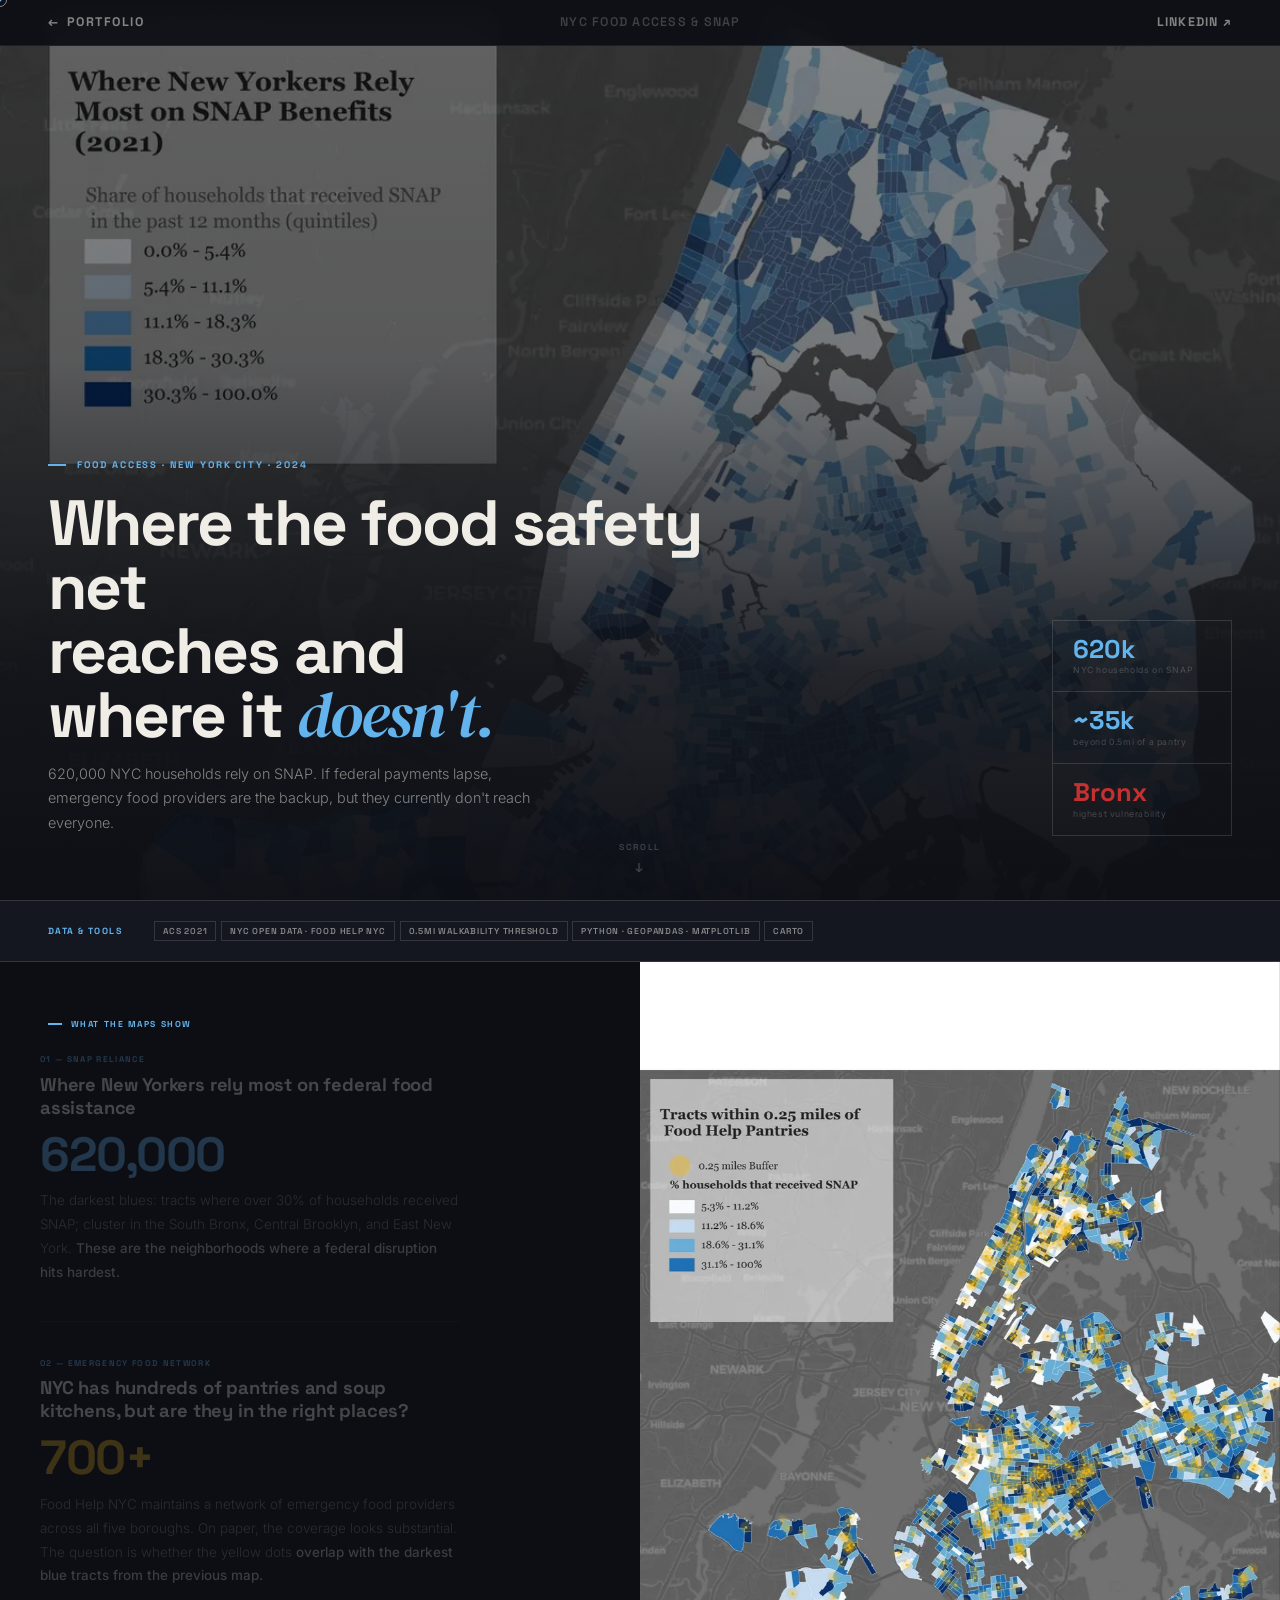
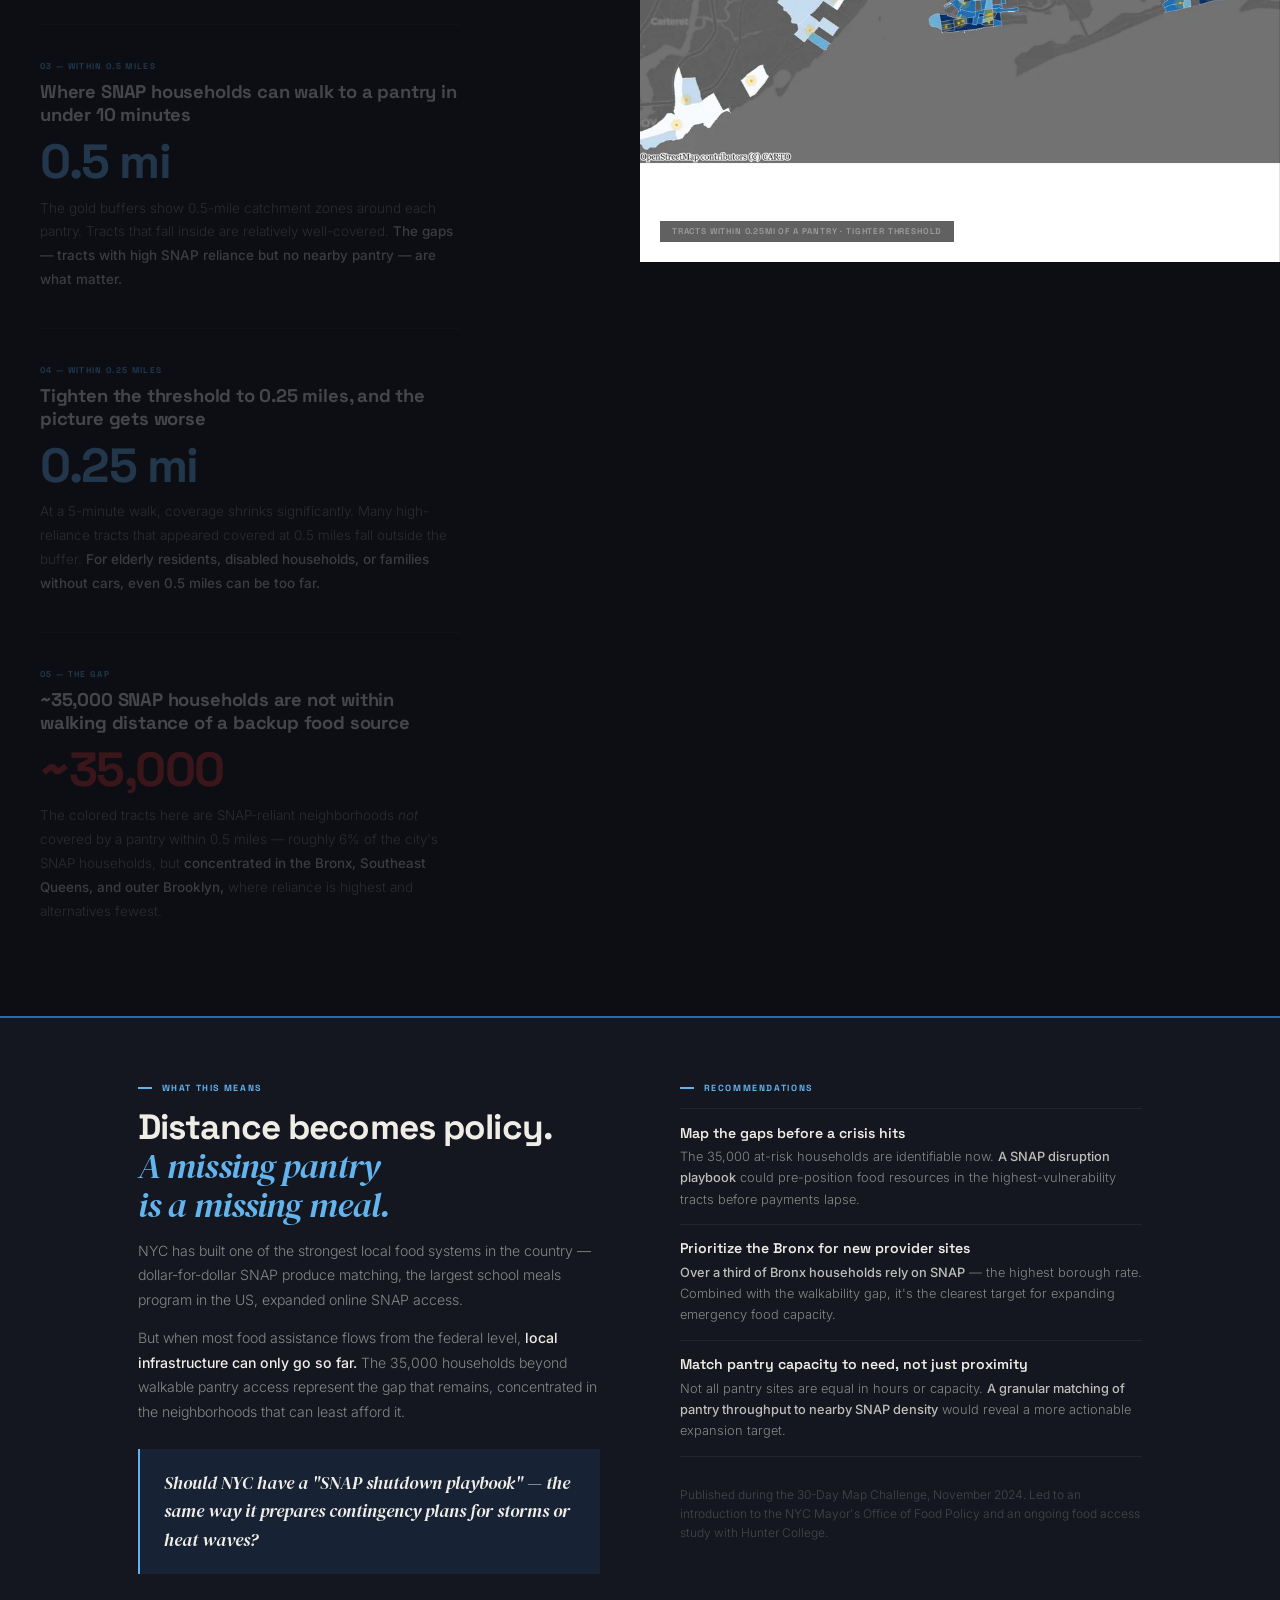
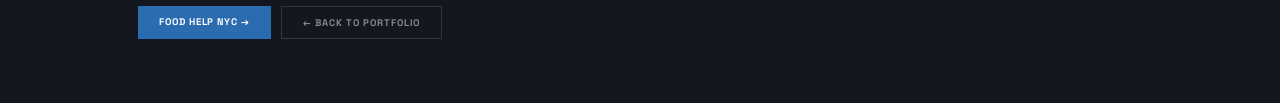
<file: nyc-food.html>
<!DOCTYPE html>
<html lang="en">
<head>
  <meta charset="UTF-8">
  <meta name="viewport" content="width=device-width, initial-scale=1.0">
  <title>NYC Food Access &amp; SNAP, Shreya Bansal</title>
  <meta name="description" content="A spatial analysis of SNAP reliance and emergency food access across New York City, mapping the roughly 35,000 SNAP households that fall outside walking distance of a food pantry.">
  <meta name="author" content="Shreya Bansal">
  <link rel="canonical" href="https://sherya21.github.io/urban-portfolio/nyc-food.html">

  <meta property="og:type" content="article">
  <meta property="og:site_name" content="Shreya Bansal">
  <meta property="og:url" content="https://sherya21.github.io/urban-portfolio/nyc-food.html">
  <meta property="og:title" content="Where NYC's food safety net reaches, and where it doesn't">
  <meta property="og:description" content="620,000 NYC households rely on SNAP. Mapping who falls outside walking distance of an emergency food provider when federal payments lapse.">
  <meta property="og:image" content="https://sherya21.github.io/urban-portfolio/images/og-nyc.jpg">
  <meta property="og:image:width" content="1200">
  <meta property="og:image:height" content="630">
  <meta property="og:image:alt" content="Map of New York City census tracts with high SNAP reliance and no nearby food pantry.">
  <meta name="twitter:card" content="summary_large_image">
  <meta name="twitter:title" content="Where NYC's food safety net reaches, and where it doesn't">
  <meta name="twitter:description" content="620,000 NYC households rely on SNAP. Mapping who falls outside walking distance of an emergency food provider.">
  <meta name="twitter:image" content="https://sherya21.github.io/urban-portfolio/images/og-nyc.jpg">

  <link rel="icon" href="favicon.svg" type="image/svg+xml">
  <link rel="apple-touch-icon" href="apple-touch-icon.png">
  <link rel="preconnect" href="https://fonts.googleapis.com">
  <link rel="preconnect" href="https://fonts.gstatic.com" crossorigin>
  <link href="https://fonts.googleapis.com/css2?family=Space+Grotesk:wght@300;400;500;600;700;800&family=DM+Serif+Display:ital@0;1&family=Inter:wght@300;400;500&display=swap" rel="stylesheet">
  <style>
    *,*::before,*::after{margin:0;padding:0;box-sizing:border-box}
    @media(pointer:fine){*{cursor:none}}

    :root{
      --bg:    #0C0E14;
      --bg2:   #141720;
      --bg3:   #1B1F2C;
      --text:  #F0EDE6;
      --dim:   rgba(240,237,230,.52);
      --faint: rgba(240,237,230,.22);
      --rule:  rgba(240,237,230,.07);
      --rule2: rgba(240,237,230,.14);
      --ac:    #2B6CB0;
      --ac-lt: #63B3ED;
      --ac-dim:rgba(43,108,176,.14);
      --gold:  #D4A017;
      --warn:  #C53030;
      --display:'Space Grotesk',sans-serif;
      --serif: 'DM Serif Display',Georgia,serif;
      --body:  'Inter',sans-serif;
    }

    html{background:var(--bg);scroll-behavior:smooth}
    body{background:var(--bg);color:var(--text);font-family:var(--body);
      -webkit-font-smoothing:antialiased;overflow-x:hidden}

    #cur,#cdot{position:fixed;pointer-events:none;z-index:9999;
      transform:translate(-50%,-50%)}
    #cur{width:14px;height:14px;border:1.5px solid rgba(255,255,255,.5);
      border-radius:50%;transition:width .18s,height .18s,border-color .18s,background .18s}
    #cdot{width:3px;height:3px;background:var(--ac-lt);border-radius:50%}
    body.hov #cur{width:28px;height:28px;background:var(--ac-dim);border-color:var(--ac-lt)}
    @media(pointer:coarse){#cur,#cdot{display:none}}

    /* NAV */
    .nav{position:fixed;top:0;left:0;right:0;z-index:100;
      display:flex;justify-content:space-between;align-items:center;
      padding:.9rem 3rem;
      background:rgba(12,14,20,.92);backdrop-filter:blur(16px);
      border-bottom:1px solid var(--rule)}
    .nav-back{font-family:var(--display);font-size:.78rem;font-weight:700;
      letter-spacing:.12em;text-transform:uppercase;color:var(--dim);
      text-decoration:none;display:flex;align-items:center;gap:.45rem;
      transition:color .2s}
    .nav-back::before{content:'←'}
    .nav-back:hover{color:var(--text)}
    .nav-title{font-family:var(--display);font-size:.78rem;font-weight:600;
      letter-spacing:.1em;text-transform:uppercase;color:var(--faint)}
    .nav-link{font-family:var(--display);font-size:.78rem;font-weight:700;
      letter-spacing:.1em;text-transform:uppercase;color:var(--dim);
      text-decoration:none;transition:color .2s}
    .nav-link:hover{color:var(--ac-lt)}
    @media(max-width:600px){
      .nav{padding:1rem 1.25rem}
      .nav-title{display:none}
    }

    /* ════════════════════════
       HERO — map fills screen
    ════════════════════════ */
    .hero{
      min-height:100svh;position:relative;overflow:hidden;
      display:flex;align-items:flex-end;
    }
    /* actual GIF as bg */
    .hero-gif{
      position:absolute;inset:0;
      background-image:url('images/nyc/snap_reliance_animated.webp');
      background-size:cover;background-position:center top;
      filter:brightness(.55) saturate(1.2);
    }
    /* bottom gradient so text is legible */
    .hero-grad{
      position:absolute;inset:0;
      background:linear-gradient(
        to bottom,
        rgba(12,14,20,.05) 0%,
        rgba(12,14,20,.15) 40%,
        rgba(12,14,20,.82) 75%,
        rgba(12,14,20,.97) 100%
      );
    }
    .hero-content{
      position:relative;z-index:1;
      padding:3rem 3rem 4rem;
      width:100%;
      display:grid;grid-template-columns:1fr auto;
      gap:3rem;align-items:end;
    }
    .hero-left{max-width:680px}
    .hero-label{font-family:var(--display);font-size:.6rem;font-weight:700;
      letter-spacing:.2em;text-transform:uppercase;color:var(--ac-lt);
      margin-bottom:1.25rem;display:flex;align-items:center;gap:.7rem}
    .hero-label::before{content:'';display:inline-block;
      width:18px;height:2px;background:var(--ac-lt)}
    .hero-h{font-family:var(--display);font-weight:800;
      font-size:clamp(2rem,5vw,4.2rem);
      line-height:1.0;letter-spacing:-.03em;color:var(--text);
      margin-bottom:.9rem}
    .hero-h em{font-family:var(--serif);font-style:italic;
      font-weight:400;color:var(--ac-lt)}
    .hero-sub{font-size:.9rem;font-weight:300;line-height:1.72;
      color:var(--dim);max-width:500px}

    /* stats stacked right */
    .hero-stats{display:flex;flex-direction:column;gap:0;
      border:1px solid var(--rule2);min-width:180px}
    .hstat{padding:1rem 1.25rem;border-bottom:1px solid var(--rule2)}
    .hstat:last-child{border-bottom:none}
    .hstat-v{font-family:var(--display);font-weight:800;
      font-size:1.6rem;line-height:1;color:var(--ac-lt)}
    .hstat-l{font-size:.54rem;font-weight:400;color:var(--faint);
      letter-spacing:.07em;margin-top:.2rem}

    .hero-scroll{position:absolute;bottom:1.5rem;left:50%;
      transform:translateX(-50%);
      font-family:var(--display);font-size:.54rem;font-weight:600;
      letter-spacing:.2em;text-transform:uppercase;color:var(--faint);
      display:flex;flex-direction:column;align-items:center;gap:.35rem;
      animation:bob 2.2s ease-in-out infinite}
    .hero-scroll::after{content:'↓';font-size:.8rem}
    @keyframes bob{0%,100%{transform:translateX(-50%) translateY(0)}
      50%{transform:translateX(-50%) translateY(5px)}}

    @media(max-width:700px){
      .hero-content{grid-template-columns:1fr;padding:2rem 1.25rem 3rem;gap:1.5rem}
      .hero-stats{flex-direction:row;min-width:0}
      .hstat{flex:1;border-bottom:none;border-right:1px solid var(--rule2)}
      .hstat:last-child{border-right:none}
      .hero-scroll{display:none}
    }

    /* method strip */
    .method{background:var(--bg2);
      border-top:1px solid var(--rule2);border-bottom:1px solid var(--rule2);
      padding:1.25rem 3rem}
    .method-inner{max-width:1200px;margin:0 auto;
      display:flex;align-items:center;gap:2rem;flex-wrap:wrap}
    .method-label{font-family:var(--display);font-size:.56rem;font-weight:700;
      letter-spacing:.16em;text-transform:uppercase;color:var(--ac-lt);
      white-space:nowrap;flex-shrink:0}
    .method-chips{display:flex;flex-wrap:wrap;gap:.3rem}
    .mchip{font-family:var(--display);font-size:.54rem;font-weight:600;
      letter-spacing:.09em;text-transform:uppercase;
      border:1px solid var(--rule2);padding:.18rem .5rem;color:var(--dim)}
    @media(max-width:600px){
      .method{padding:1.25rem}
      .method-inner{flex-direction:column;align-items:flex-start;gap:.65rem}
    }

    /* ════════════════════════
       SCROLLYTELLING
    ════════════════════════ */
    .story{display:grid;grid-template-columns:1fr 1fr;position:relative}

    .story-text{padding:0}
    .s-section{padding:3.5rem 3rem;border-bottom:1px solid var(--rule)}
    .s-section:last-child{border-bottom:none}
    .s-label{font-family:var(--display);font-size:.54rem;font-weight:700;
      letter-spacing:.18em;text-transform:uppercase;color:var(--ac-lt);
      margin-bottom:1.5rem;display:flex;align-items:center;gap:.55rem}
    .s-label::before{content:'';display:inline-block;
      width:14px;height:2px;background:var(--ac-lt)}

    .finding{
      padding:2.25rem 0;border-top:1px solid var(--rule);max-width:420px;
      opacity:.25;transform:translateX(-8px);
      transition:opacity .35s ease,transform .35s ease;
    }
    .finding:first-of-type{border-top:none;padding-top:0}
    .finding.active{opacity:1;transform:none}

    .f-num{font-family:var(--display);font-size:.52rem;font-weight:700;
      letter-spacing:.16em;text-transform:uppercase;
      color:var(--ac-lt);margin-bottom:.55rem}
    .f-title{font-family:var(--display);font-weight:700;
      font-size:clamp(.9rem,1.5vw,1.15rem);
      line-height:1.25;letter-spacing:-.01em;
      color:var(--text);margin-bottom:.75rem}

    /* the number — big and visual */
    .f-pull{
      font-family:var(--display);font-weight:800;
      font-size:clamp(2rem,4vw,3rem);
      line-height:1;letter-spacing:-.03em;
      margin-bottom:.65rem;
    }
    .f-pull.blue{color:var(--ac-lt)}
    .f-pull.gold{color:var(--gold)}
    .f-pull.red{color:var(--warn)}

    .f-body{font-size:.84rem;font-weight:300;line-height:1.78;color:var(--dim)}
    .f-body strong{font-weight:500;color:rgba(240,237,230,.82)}

    /* mobile inline maps */
    .f-mobimg{display:none;width:100%;margin:1rem 0;
      border-radius:2px;object-fit:cover;max-height:60vw}
    @media(max-width:760px){
      .f-mobimg{display:block}
    }

    /* RIGHT: sticky map */
    .story-map{
      position:sticky;top:0;height:100vh;
      overflow:hidden;background:#040609;
    }
    .mslide{
      position:absolute;inset:0;
      background-size:cover;background-position:center top;
      opacity:0;transition:opacity .5s ease;
    }
    .mslide.on{opacity:1}
    .mcap{
      position:absolute;bottom:1.25rem;left:1.25rem;
      font-family:var(--display);font-size:.52rem;font-weight:600;
      letter-spacing:.1em;text-transform:uppercase;
      color:rgba(255,255,255,.38);
      background:rgba(0,0,0,.62);backdrop-filter:blur(6px);
      padding:.35rem .75rem;display:inline-block;
    }

    @media(max-width:760px){
      .story{grid-template-columns:1fr;display:block}
      .story-map{display:none}
      .s-section{padding:2.5rem 1.25rem}
      .finding{opacity:1;transform:none}
    }

    /* ════════════════════════
       CLOSING / CTA
    ════════════════════════ */
    .close{
      background:var(--bg2);
      border-top:2px solid var(--ac);
    }
    .close-inner{max-width:1100px;margin:0 auto;
      padding:4rem 3rem;
      display:grid;grid-template-columns:1fr 1fr;gap:5rem;align-items:start;
    }

    .close-label{font-family:var(--display);font-size:.56rem;font-weight:700;
      letter-spacing:.18em;text-transform:uppercase;color:var(--ac-lt);
      margin-bottom:.9rem;display:flex;align-items:center;gap:.6rem}
    .close-label::before{content:'';display:inline-block;
      width:14px;height:2px;background:var(--ac-lt)}
    .close-h{font-family:var(--display);font-weight:800;
      font-size:clamp(1.4rem,2.8vw,2.2rem);
      line-height:1.1;letter-spacing:-.025em;color:var(--text);
      margin-bottom:.9rem}
    .close-h em{font-family:var(--serif);font-style:italic;
      font-weight:400;color:var(--ac-lt)}
    .close-p{font-size:.88rem;font-weight:300;line-height:1.75;
      color:var(--dim);margin-bottom:.85rem}
    .close-p strong{font-weight:500;color:var(--text)}

    /* policy question */
    .pq{padding:1.25rem 1.5rem;
      border-left:2px solid var(--ac-lt);background:var(--ac-dim);
      margin-top:1.5rem;margin-bottom:2rem}
    .pq p{font-family:var(--serif);font-style:italic;
      font-size:clamp(.95rem,1.6vw,1.15rem);
      line-height:1.55;color:var(--text)}

    .recs{}
    .rec{padding:.9rem 0;border-top:1px solid var(--rule)}
    .rec:last-child{border-bottom:1px solid var(--rule)}
    .rec-t{font-family:var(--display);font-weight:600;font-size:.88rem;
      color:var(--text);margin-bottom:.3rem}
    .rec-d{font-size:.8rem;font-weight:300;line-height:1.65;color:var(--dim)}
    .rec-d strong{font-weight:500;color:rgba(240,237,230,.78)}

    .cta-row{margin-top:2rem;display:flex;gap:.65rem;flex-wrap:wrap}
    .btn-p{font-family:var(--display);font-size:.6rem;font-weight:700;
      letter-spacing:.1em;text-transform:uppercase;
      padding:.6rem 1.3rem;text-decoration:none;
      background:var(--ac);color:#fff;transition:opacity .2s}
    .btn-p:hover{opacity:.82}
    .btn-s{font-family:var(--display);font-size:.6rem;font-weight:700;
      letter-spacing:.1em;text-transform:uppercase;padding:.6rem 1.3rem;
      background:none;border:1px solid var(--rule2);color:var(--dim);
      text-decoration:none;transition:border-color .2s,color .2s}
    .btn-s:hover{border-color:rgba(255,255,255,.35);color:var(--text)}

    @media(max-width:760px){
      .close-inner{grid-template-columns:1fr;gap:3rem;padding:3rem 1.25rem}
      .cta-row{flex-direction:column}
    }
    @media(prefers-reduced-motion:reduce){
      *{transition:none!important;animation:none!important}
      .finding{opacity:1;transform:none}
    }
  </style>
</head>
<body>

<div id="cur"></div><div id="cdot"></div>

<nav class="nav">
  <a href="index.html" class="nav-back">Portfolio</a>
  <span class="nav-title">NYC Food Access &amp; SNAP</span>
  <a href="https://linkedin.com/in/shreya21bansal" target="_blank" rel="noopener" class="nav-link">LinkedIn ↗</a>
</nav>

<!-- ════════════════════════
     HERO — map IS the hero
════════════════════════ -->
<section class="hero">
  <div class="hero-gif"></div>
  <div class="hero-grad"></div>
  <div class="hero-content">
    <div class="hero-left">
      <p class="hero-label">Food Access · New York City · 2024</p>
      <h1 class="hero-h">
        Where the food safety net<br>reaches and<br>where it <em>doesn't.</em>
      </h1>
      <p class="hero-sub">
        620,000 NYC households rely on SNAP. If federal payments lapse,
        emergency food providers are the backup, but they currently don't reach everyone.
      </p>
    </div>
    <div class="hero-stats">
      <div class="hstat">
        <div class="hstat-v">620k</div>
        <div class="hstat-l">NYC households on SNAP</div>
      </div>
      <div class="hstat">
        <div class="hstat-v">~35k</div>
        <div class="hstat-l">beyond 0.5mi of a pantry</div>
      </div>
      <div class="hstat">
        <div class="hstat-v" style="color:var(--warn)">Bronx</div>
        <div class="hstat-l">highest vulnerability</div>
      </div>
    </div>
  </div>
  <div class="hero-scroll">Scroll</div>
</section>

<!-- METHOD -->
<div class="method">
  <div class="method-inner">
    <span class="method-label">Data &amp; tools</span>
    <div class="method-chips">
      <span class="mchip">ACS 2021</span>
      <span class="mchip">NYC Open Data · Food Help NYC</span>
      <span class="mchip">0.5mi walkability threshold</span>
      <span class="mchip">Python · GeoPandas · Matplotlib</span>
      <span class="mchip">Carto</span>
    </div>
  </div>
</div>

<!-- ════════════════════════
     SCROLLYTELLING
════════════════════════ -->
<div class="story">

  <div class="story-text" id="story-text">
    <div class="s-section">
      <p class="s-label">What the maps show</p>

      <!-- 1: GIF — SNAP reliance -->
      <div class="finding active" data-map="m0">
        <div class="f-num">01 — SNAP reliance</div>
        <div class="f-title">Where New Yorkers rely most on federal food assistance</div>
        <div class="f-pull blue">620,000</div>
        <div class="f-body">
          The darkest blues: tracts where over 30% of households received SNAP; cluster in the South Bronx, Central Brooklyn, and East New York.
          <strong>These are the neighborhoods where a federal disruption hits hardest.</strong>
        </div>
        <img class="f-mobimg" src="images/nyc/snap_reliance.webp" alt="Map of SNAP reliance by NYC census tract, darkest in the South Bronx, Central Brooklyn and East New York" loading="lazy">
      </div>

      <!-- 2: Food Help locations -->
      <div class="finding" data-map="m1">
        <div class="f-num">02 — Emergency food network</div>
        <div class="f-title">NYC has hundreds of pantries and soup kitchens, but are they in the right places?</div>
        <div class="f-pull gold">700+</div>
        <div class="f-body">
          Food Help NYC maintains a network of emergency food providers across all five boroughs.
          On paper, the coverage looks substantial. The question is whether the yellow dots
          <strong>overlap with the darkest blue tracts from the previous map.</strong>
        </div>
        <img class="f-mobimg" src="images/nyc/food_help_locations.webp" alt="Map of Food Help NYC emergency food provider locations across the five boroughs" loading="lazy">
      </div>

      <!-- 3: Within 0.50mi -->
      <div class="finding" data-map="m2">
        <div class="f-num">03 — Within 0.5 miles</div>
        <div class="f-title">Where SNAP households can walk to a pantry in under 10 minutes</div>
        <div class="f-pull blue">0.5 mi</div>
        <div class="f-body">
          The gold buffers show 0.5-mile catchment zones around each pantry.
          Tracts that fall inside are relatively well-covered.
          <strong>The gaps — tracts with high SNAP reliance but no nearby pantry — are what matter.</strong>
        </div>
        <img class="f-mobimg" src="images/nyc/within_half_mile.webp" alt="Map of NYC census tracts within a half-mile walk of a food pantry" loading="lazy">
      </div>

      <!-- 4: Within 0.25mi -->
      <div class="finding" data-map="m3">
        <div class="f-num">04 — Within 0.25 miles</div>
        <div class="f-title">Tighten the threshold to 0.25 miles, and the picture gets worse</div>
        <div class="f-pull blue">0.25 mi</div>
        <div class="f-body">
          At a 5-minute walk, coverage shrinks significantly. Many high-reliance tracts
          that appeared covered at 0.5 miles fall outside the buffer.
          <strong>For elderly residents, disabled households, or families without cars, even 0.5 miles can be too far.</strong>
        </div>
        <img class="f-mobimg" src="images/nyc/within_quarter_mile.webp" alt="Map of NYC census tracts within a quarter-mile walk of a food pantry, showing reduced coverage" loading="lazy">
      </div>

      <!-- 5: NOT within 0.5mi — the gap map -->
      <div class="finding" data-map="m4">
        <div class="f-num">05 — The gap</div>
        <div class="f-title">~35,000 SNAP households are not within walking distance of a backup food source</div>
        <div class="f-pull red">~35,000</div>
        <div class="f-body">
          The colored tracts here are SNAP-reliant neighborhoods
          <em>not</em> covered by a pantry within 0.5 miles — roughly 6% of the city's SNAP households, but
          <strong>concentrated in the Bronx, Southeast Queens, and outer Brooklyn,</strong>
          where reliance is highest and alternatives fewest.
        </div>
        <img class="f-mobimg" src="images/nyc/coverage_gap.webp" alt="Map of SNAP-reliant NYC tracts not within a half-mile of any pantry, concentrated in the Bronx, Southeast Queens and outer Brooklyn" loading="lazy">
      </div>

    </div>
  </div>

  <!-- STICKY MAPS -->
  <div class="story-map">
    <div id="m0" class="mslide on" style="position:relative">
      <img src="images/nyc/snap_reliance_animated.webp" alt="SNAP animation" style="position:absolute;inset:0;width:100%;height:100%;object-fit:cover;object-position:center top;filter:brightness(.82) saturate(1.15)">
      <span class="mcap">SNAP reliance by census tract · NYC 2021</span>
    </div>
    <div id="m1" class="mslide"
      style="background-image:url('images/nyc/food_help_locations.webp')">
      <span class="mcap">Emergency food provider locations · Food Help NYC</span>
    </div>
    <div id="m2" class="mslide"
      style="background-image:url('images/nyc/within_half_mile.webp')">
      <span class="mcap">Tracts within 0.5mi of a pantry · SNAP reliance overlaid</span>
    </div>
    <div id="m3" class="mslide"
      style="background-image:url('images/nyc/within_quarter_mile.webp')">
      <span class="mcap">Tracts within 0.25mi of a pantry · tighter threshold</span>
    </div>
    <div id="m4" class="mslide"
      style="background-image:url('images/nyc/coverage_gap.webp')">
      <span class="mcap">SNAP households NOT within 0.5mi of a pantry: the gap</span>
    </div>
  </div>

</div><!-- /story -->

<!-- ════════════════════════
     CLOSING
════════════════════════ -->
<section class="close">
  <div class="close-inner">

    <div>
      <p class="close-label">What this means</p>
      <h2 class="close-h">Distance becomes policy.<br><em>A missing pantry<br>is a missing meal.</em></h2>
      <p class="close-p">
        NYC has built one of the strongest local food systems in the country — dollar-for-dollar SNAP produce matching, the largest school meals program in the US, expanded online SNAP access.
      </p>
      <p class="close-p">
        But when most food assistance flows from the federal level, <strong>local infrastructure can only go so far.</strong> The 35,000 households beyond walkable pantry access represent the gap that remains, concentrated in the neighborhoods that can least afford it.
      </p>
      <div class="pq">
        <p>Should NYC have a "SNAP shutdown playbook" — the same way it prepares contingency plans for storms or heat waves?</p>
      </div>
      <div class="cta-row">
        <a href="https://foodhelp.nyc.gov" target="_blank" rel="noopener" class="btn-p">Food Help NYC →</a>
        <a href="index.html" class="btn-s">← Back to portfolio</a>
      </div>
    </div>

    <div>
      <p class="close-label">Recommendations</p>
      <div class="recs">
        <div class="rec">
          <div class="rec-t">Map the gaps before a crisis hits</div>
          <div class="rec-d">The 35,000 at-risk households are identifiable now. <strong>A SNAP disruption playbook</strong> could pre-position food resources in the highest-vulnerability tracts before payments lapse.</div>
        </div>
        <div class="rec">
          <div class="rec-t">Prioritize the Bronx for new provider sites</div>
          <div class="rec-d"><strong>Over a third of Bronx households rely on SNAP</strong> — the highest borough rate. Combined with the walkability gap, it's the clearest target for expanding emergency food capacity.</div>
        </div>
        <div class="rec">
          <div class="rec-t">Match pantry capacity to need, not just proximity</div>
          <div class="rec-d">Not all pantry sites are equal in hours or capacity. <strong>A granular matching of pantry throughput to nearby SNAP density</strong> would reveal a more actionable expansion target.</div>
        </div>
      </div>
      <p style="margin-top:1.75rem;font-size:.75rem;font-weight:300;color:var(--faint);line-height:1.6">
        Published during the 30-Day Map Challenge, November 2024.
        Led to an introduction to the NYC Mayor's Office of Food Policy
        and an ongoing food access study with Hunter College.
      </p>
    </div>

  </div>
</section>

<script>
const cur=document.getElementById('cur'),cdot=document.getElementById('cdot');
let mx=0,my=0,rx=0,ry=0;
document.addEventListener('mousemove',e=>{mx=e.clientX;my=e.clientY});
(function t(){rx+=(mx-rx)*.1;ry+=(my-ry)*.1;
  cur.style.left=rx+'px';cur.style.top=ry+'px';
  cdot.style.left=mx+'px';cdot.style.top=my+'px';
  requestAnimationFrame(t)})();
document.querySelectorAll('a,button').forEach(el=>{
  el.addEventListener('mouseenter',()=>document.body.classList.add('hov'));
  el.addEventListener('mouseleave',()=>document.body.classList.remove('hov'));
});

// scrollytelling
if(window.innerWidth>760){
  const io=new IntersectionObserver(entries=>{
    entries.forEach(e=>{
      e.target.classList.toggle('active',e.isIntersecting);
      if(e.isIntersecting && e.target.dataset.map){
        document.querySelectorAll('.mslide').forEach(m=>{
          m.classList.toggle('on', m.id===e.target.dataset.map);
        });
      }
    });
  },{threshold:0.4,rootMargin:'-15% 0px -45% 0px'});
  document.querySelectorAll('.finding[data-map]').forEach(f=>io.observe(f));
}
</script>
</body>
</html>
</file>
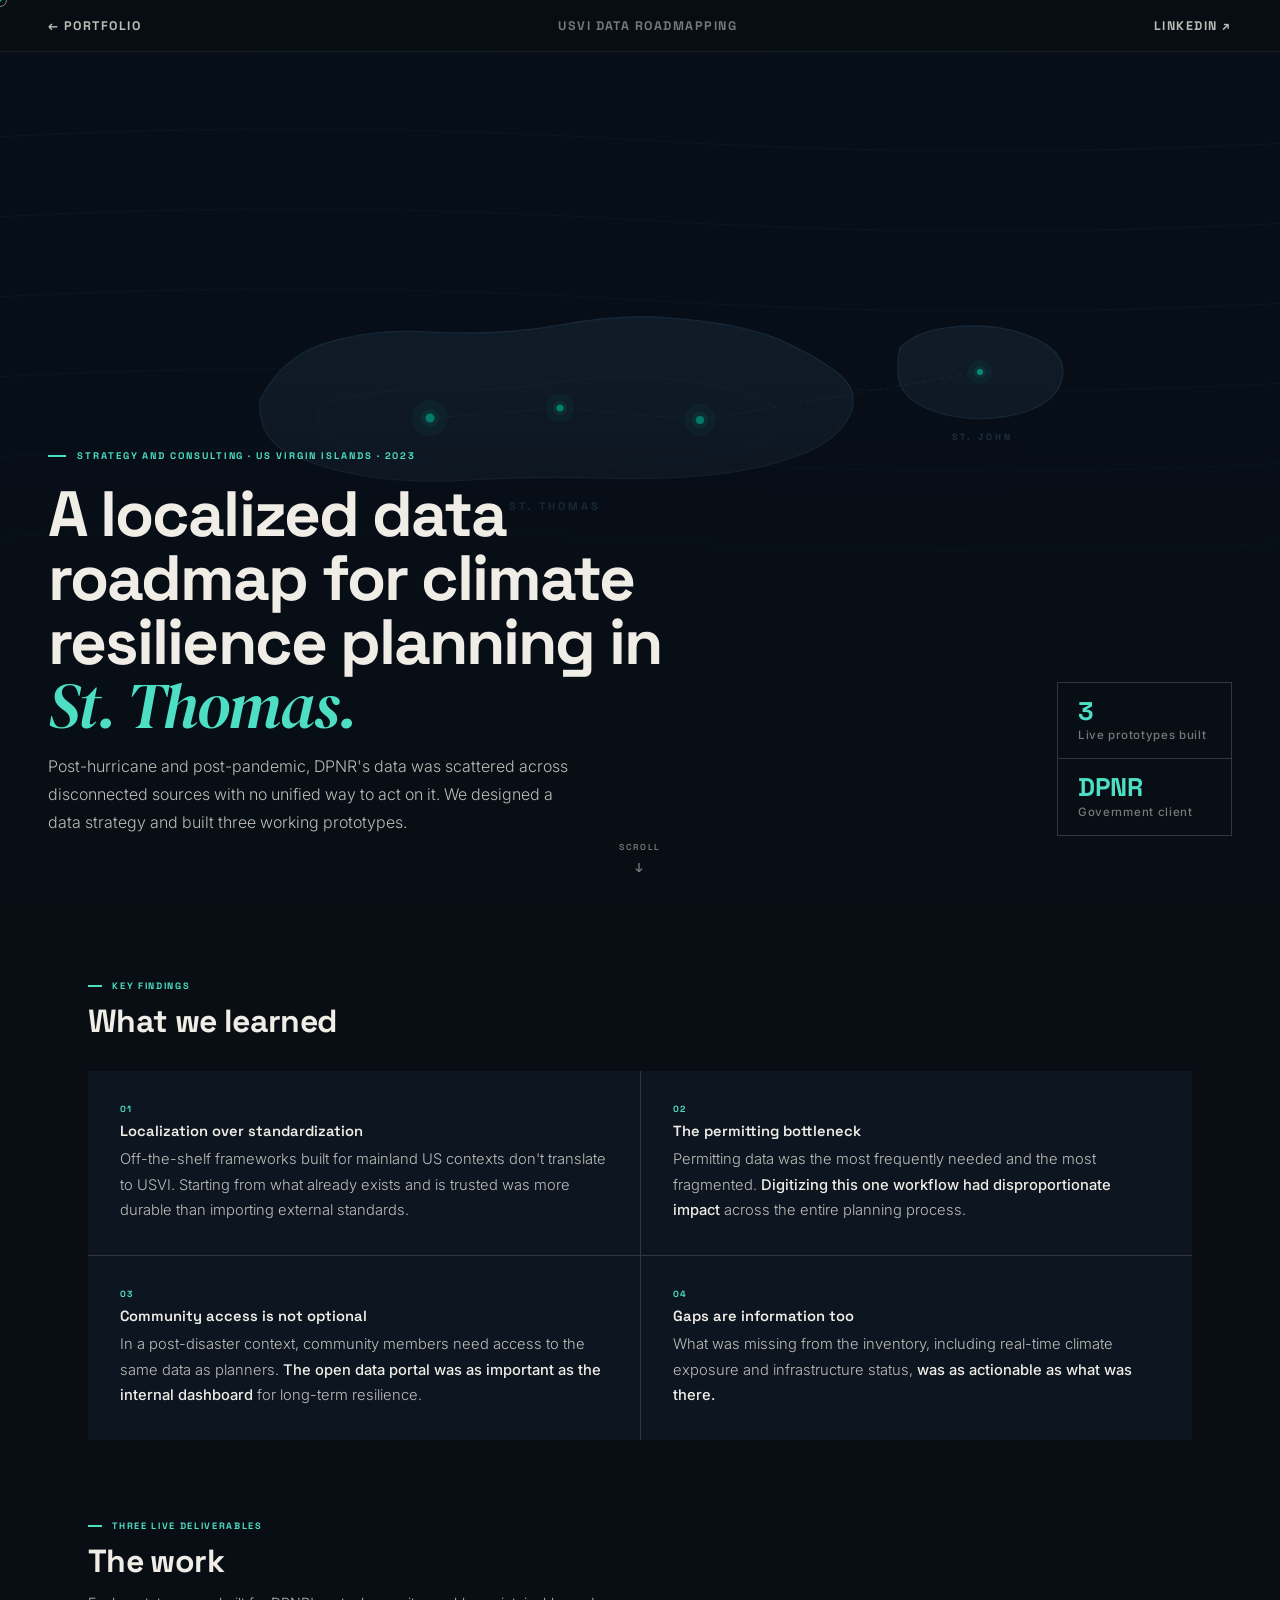
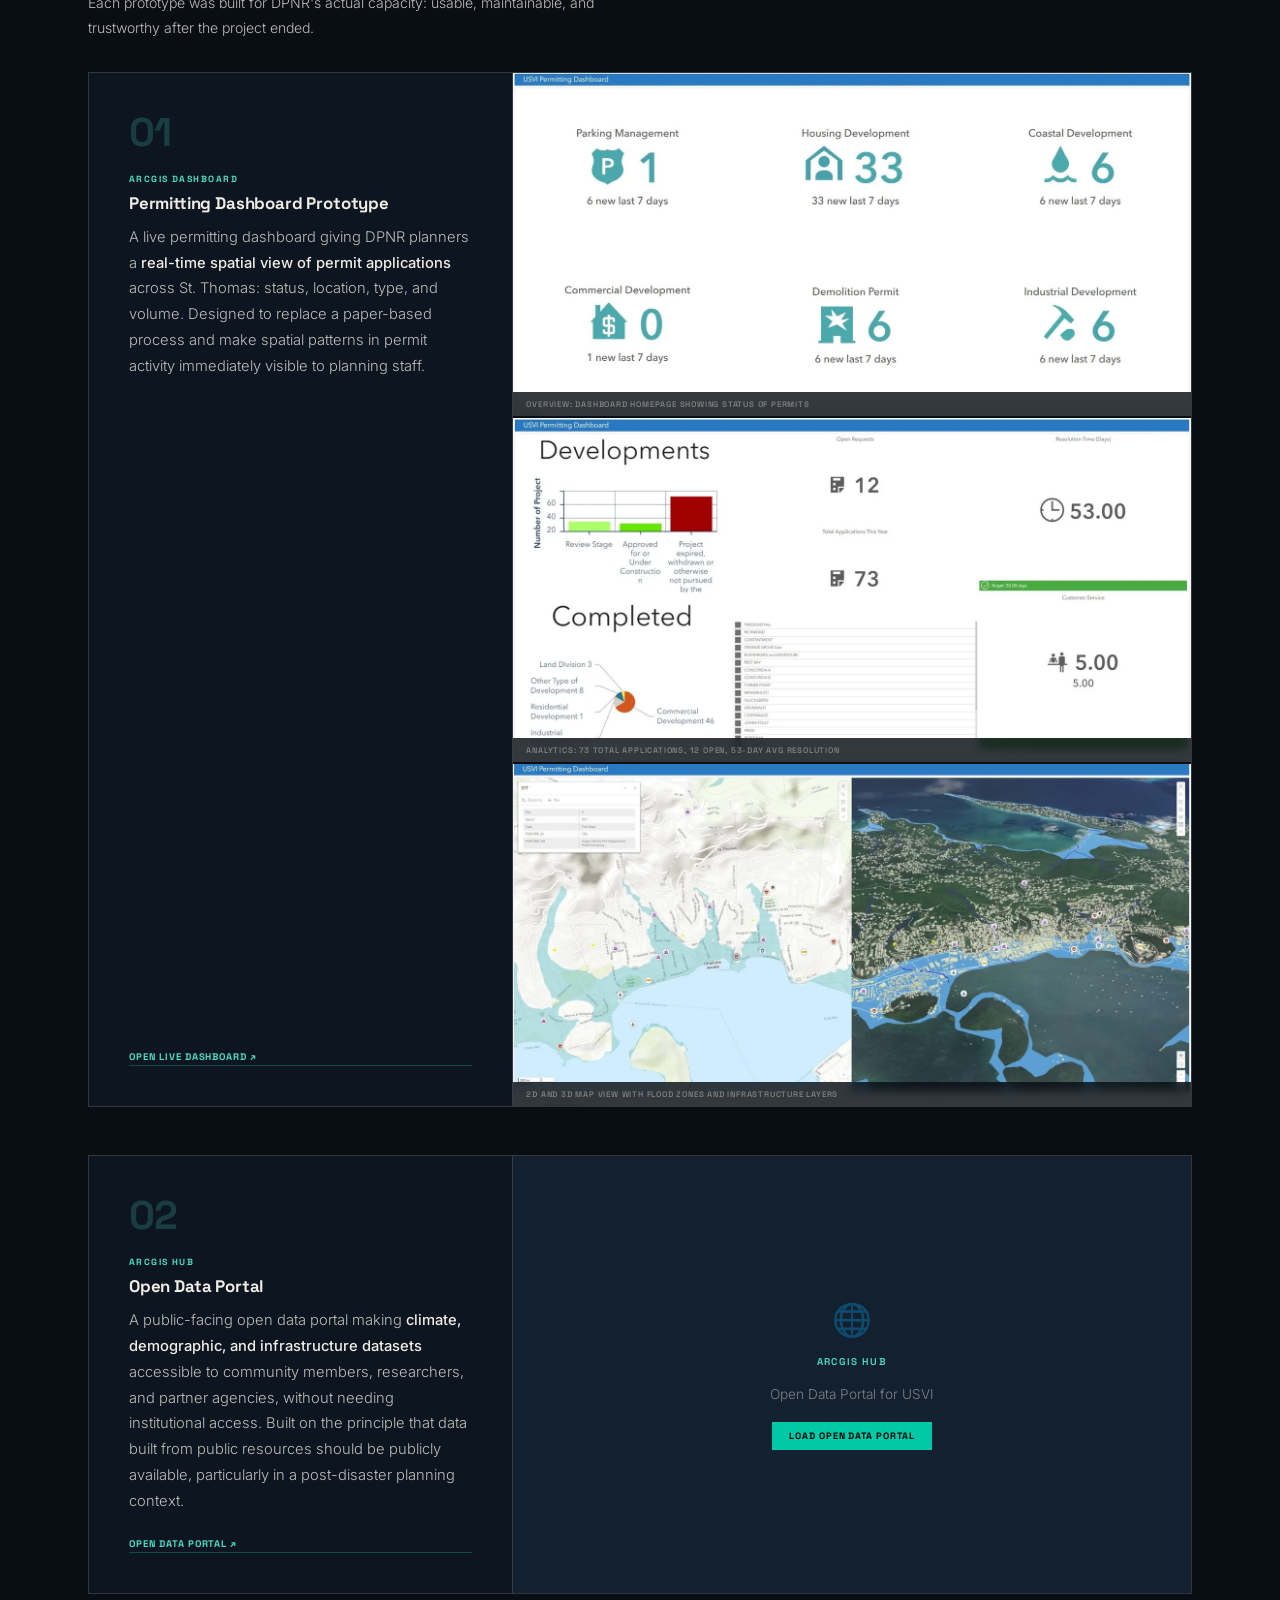
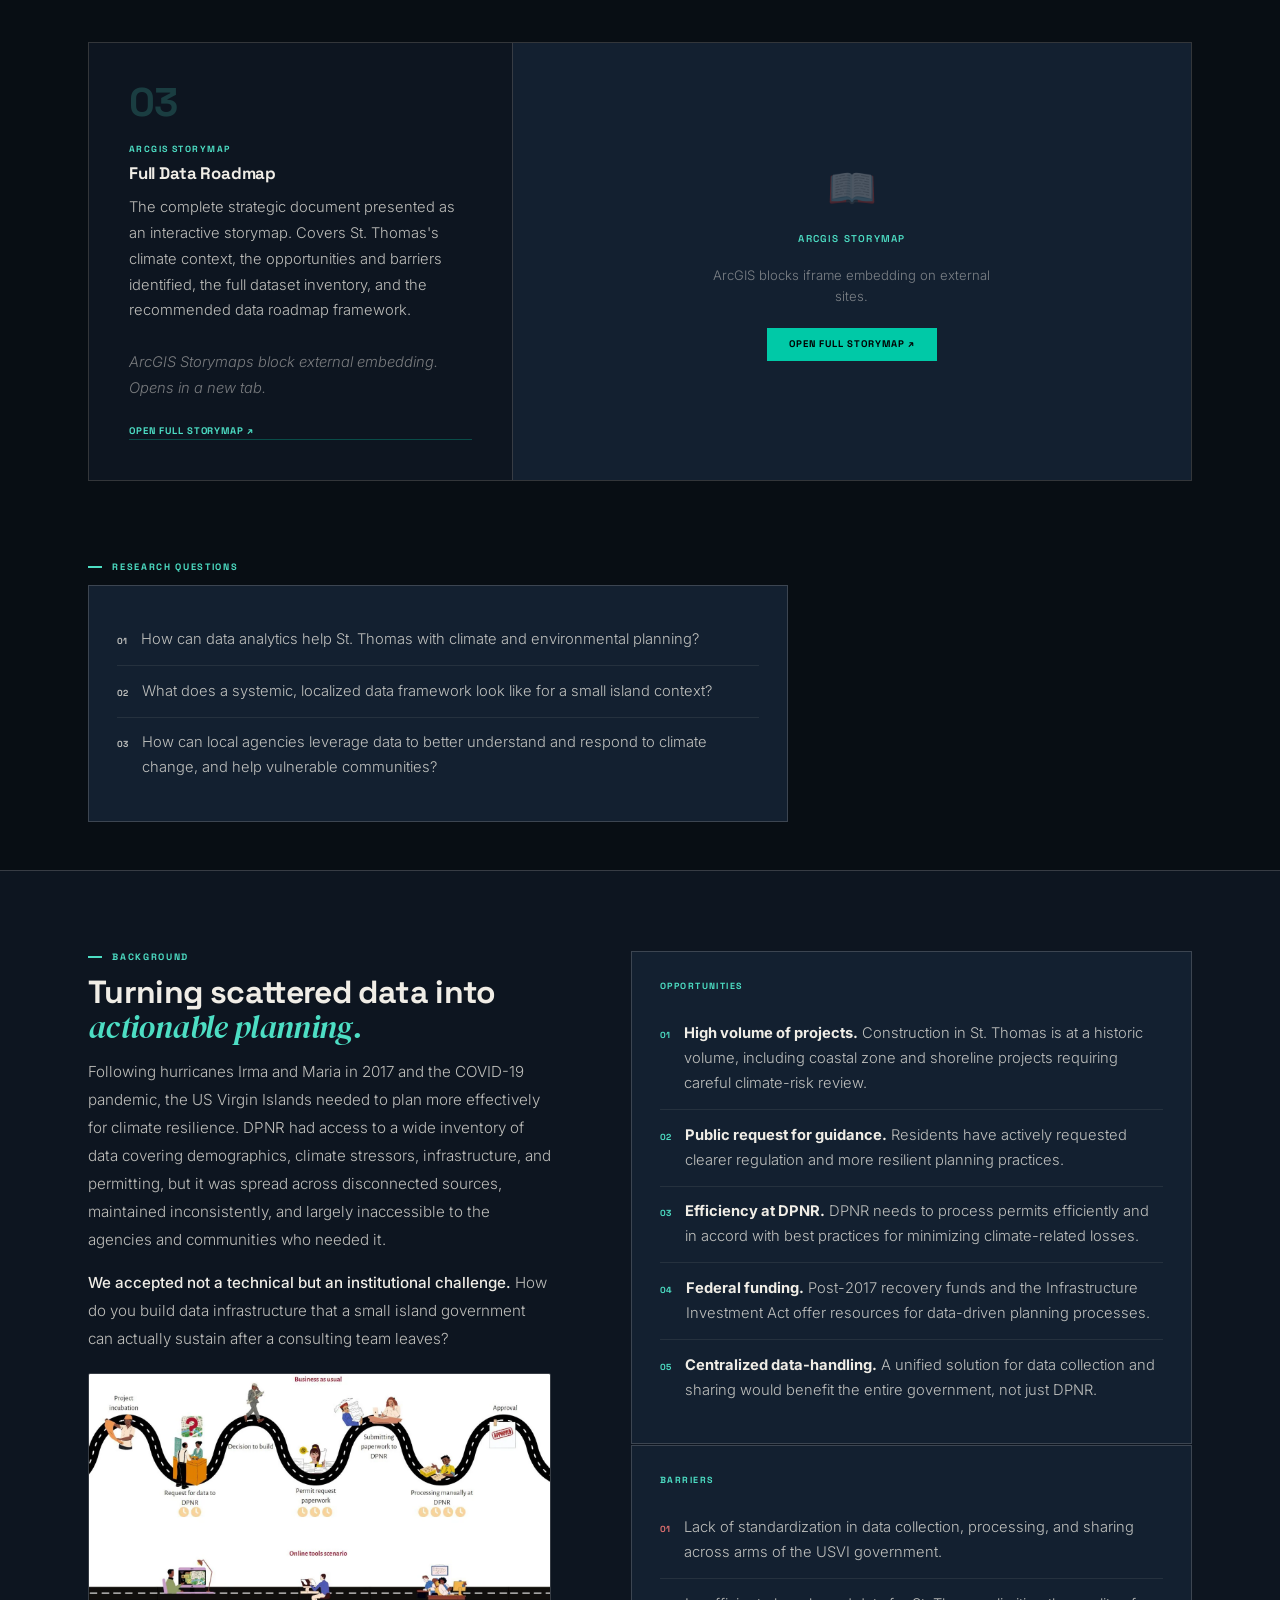
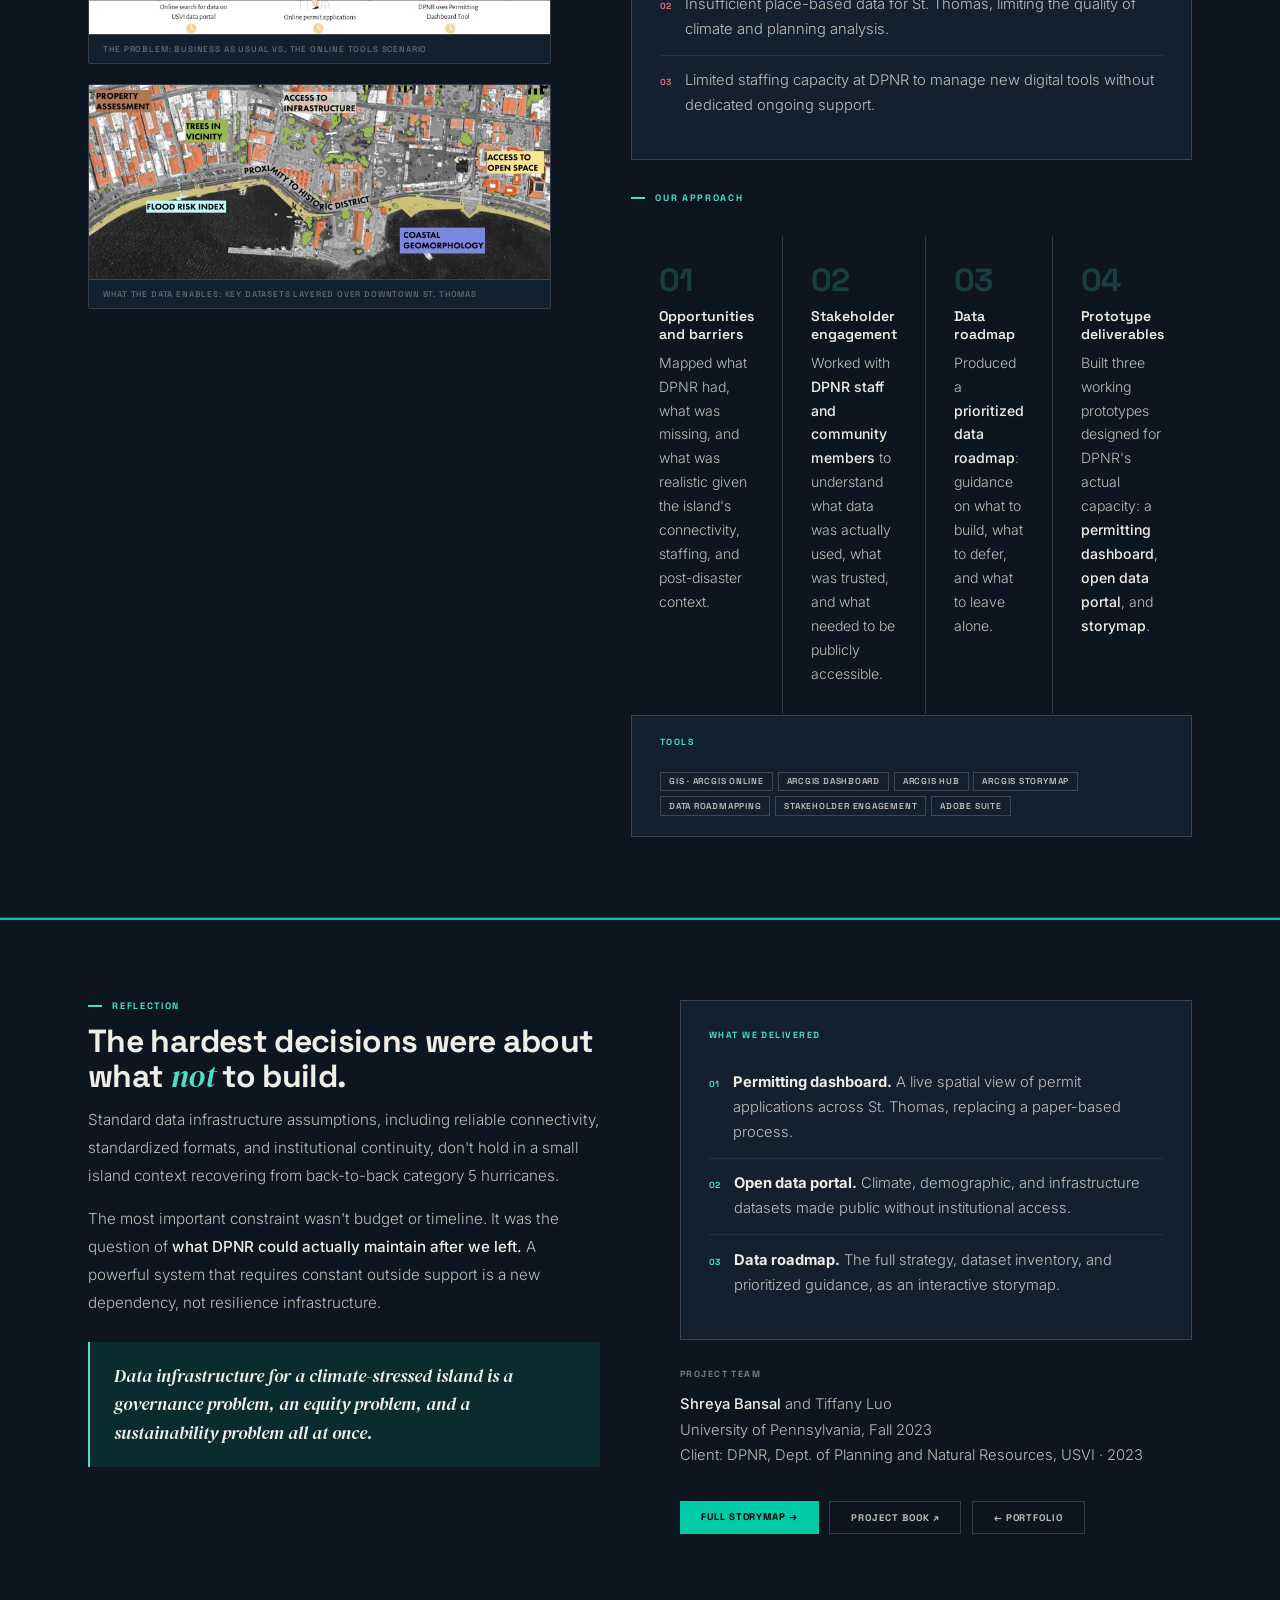
<file: usvi.html>
<!DOCTYPE html>
<html lang="en">
<head>
  <meta charset="UTF-8">
  <meta name="viewport" content="width=device-width, initial-scale=1.0">
  <title>USVI Data Roadmapping, Shreya Bansal</title>
  <meta name="description" content="A localized data roadmap for climate resilience planning in St. Thomas, USVI: consolidating scattered government data for the Department of Planning and Natural Resources and building three working prototypes.">
  <meta name="author" content="Shreya Bansal">
  <link rel="canonical" href="https://sherya21.github.io/urban-portfolio/usvi.html">

  <meta property="og:type" content="article">
  <meta property="og:site_name" content="Shreya Bansal">
  <meta property="og:url" content="https://sherya21.github.io/urban-portfolio/usvi.html">
  <meta property="og:title" content="A data roadmap for climate resilience planning in St. Thomas">
  <meta property="og:description" content="Scattered government data turned into working infrastructure for the US Virgin Islands: a permitting dashboard, an open data portal, and a data strategy.">
  <meta property="og:image" content="https://sherya21.github.io/urban-portfolio/images/og-usvi.jpg">
  <meta property="og:image:width" content="1200">
  <meta property="og:image:height" content="630">
  <meta property="og:image:alt" content="Key planning datasets layered over an aerial view of downtown St. Thomas.">
  <meta name="twitter:card" content="summary_large_image">
  <meta name="twitter:title" content="A data roadmap for climate resilience planning in St. Thomas">
  <meta name="twitter:description" content="Scattered government data turned into working infrastructure for the US Virgin Islands.">
  <meta name="twitter:image" content="https://sherya21.github.io/urban-portfolio/images/og-usvi.jpg">

  <link rel="icon" href="favicon.svg" type="image/svg+xml">
  <link rel="apple-touch-icon" href="apple-touch-icon.png">
  <link rel="preconnect" href="https://fonts.googleapis.com">
  <link rel="preconnect" href="https://fonts.gstatic.com" crossorigin>
  <link href="https://fonts.googleapis.com/css2?family=Space+Grotesk:wght@300;400;500;600;700;800&family=DM+Serif+Display:ital@0;1&family=Inter:wght@300;400;500&display=swap" rel="stylesheet">
  <style>
    *,*::before,*::after{margin:0;padding:0;box-sizing:border-box}
    @media(pointer:fine){*{cursor:none}}
    :root{
      --bg:    #080E14;
      --bg2:   #0D1520;
      --bg3:   #132030;
      --text:  #F0EDE6;
      --dim:   rgba(240,237,230,.78);
      --faint: rgba(240,237,230,.48);
      --rule:  rgba(240,237,230,.08);
      --rule2: rgba(240,237,230,.18);
      --cyan:  #00C9A7;
      --clt:   #4DDEC4;
      --cdim:  rgba(0,201,167,.12);
      --display:'Space Grotesk',sans-serif;
      --serif: 'DM Serif Display',Georgia,serif;
      --body:  'Inter',sans-serif;
    }
    html{background:var(--bg);scroll-behavior:smooth}
    body{background:var(--bg);color:var(--text);font-family:var(--body);
      -webkit-font-smoothing:antialiased;overflow-x:hidden;min-width:320px}

    /* cursor */
    #cur,#cdot{position:fixed;pointer-events:none;z-index:9999;transform:translate(-50%,-50%)}
    #cur{width:14px;height:14px;border:1.5px solid rgba(255,255,255,.5);border-radius:50%;
      transition:width .18s,height .18s,border-color .18s,background .18s}
    #cdot{width:3px;height:3px;background:var(--cyan);border-radius:50%}
    body.hov #cur{width:28px;height:28px;background:var(--cdim);border-color:var(--clt)}
    @media(pointer:coarse){#cur,#cdot{display:none}}

    /* NAV */
    .nav{position:fixed;top:0;left:0;right:0;z-index:100;
      display:flex;justify-content:space-between;align-items:center;
      padding:1.1rem 3rem;background:rgba(8,14,20,.93);
      backdrop-filter:blur(16px);border-bottom:1px solid var(--rule)}
    .nav a, .nav span{font-family:var(--display);font-size:.78rem;font-weight:700;
      letter-spacing:.12em;text-transform:uppercase;text-decoration:none;transition:color .2s}
    .nav-back{color:var(--dim)}
    .nav-back::before{content:'← '}
    .nav-back:hover{color:var(--text)}
    .nav-title{color:var(--faint);font-weight:600}
    .nav-link{color:var(--dim)}
    .nav-link:hover{color:var(--clt)}
    @media(max-width:600px){.nav{padding:1rem 1.25rem}.nav-title{display:none}}

    /* HERO */
    .hero{min-height:100svh;position:relative;overflow:hidden;display:flex;align-items:flex-end}
    .hero-svg{position:absolute;inset:0}
    .hero-svg svg{width:100%;height:100%}
    .hero-grad{position:absolute;inset:0;background:linear-gradient(
      to bottom,rgba(8,14,20,.2) 0%,rgba(8,14,20,.3) 40%,
      rgba(8,14,20,.85) 72%,rgba(8,14,20,.98) 100%)}
    .hero-content{position:relative;z-index:1;padding:3rem 3rem 4rem;width:100%;
      display:grid;grid-template-columns:1fr auto;gap:3rem;align-items:end}
    .hero-left{max-width:680px}
    .h-lbl{font-family:var(--display);font-size:.6rem;font-weight:700;
      letter-spacing:.2em;text-transform:uppercase;color:var(--clt);
      margin-bottom:1.25rem;display:flex;align-items:center;gap:.7rem}
    .h-lbl::before{content:'';display:inline-block;width:18px;height:2px;background:var(--clt)}
    .hero-h{font-family:var(--display);font-weight:800;
      font-size:clamp(2rem,5vw,4.2rem);line-height:1.0;
      letter-spacing:-.03em;color:var(--text);margin-bottom:.9rem}
    .hero-h em{font-family:var(--serif);font-style:italic;font-weight:400;color:var(--clt)}
    .hero-sub{font-size:1rem;font-weight:300;line-height:1.75;color:var(--dim);max-width:520px}
    .hero-stats{display:flex;flex-direction:column;border:1px solid var(--rule2);min-width:175px}
    .hstat{padding:1rem 1.25rem;border-bottom:1px solid var(--rule2)}
    .hstat:last-child{border-bottom:none}
    .hstat-v{font-family:var(--display);font-weight:800;font-size:1.6rem;line-height:1;color:var(--clt)}
    .hstat-l{font-size:.72rem;font-weight:500;color:var(--faint);letter-spacing:.06em;margin-top:.25rem}
    .hero-scroll{position:absolute;bottom:1.5rem;left:50%;transform:translateX(-50%);
      font-family:var(--display);font-size:.54rem;font-weight:600;
      letter-spacing:.2em;text-transform:uppercase;color:var(--faint);
      display:flex;flex-direction:column;align-items:center;gap:.35rem;
      animation:bob 2.2s ease-in-out infinite}
    .hero-scroll::after{content:'↓';font-size:.8rem}
    @keyframes bob{0%,100%{transform:translateX(-50%) translateY(0)}50%{transform:translateX(-50%) translateY(5px)}}
    @media(max-width:700px){
      .hero-content{grid-template-columns:1fr;padding:2rem 1.25rem 3rem;gap:1.5rem}
      .hero-stats{flex-direction:row}
      .hstat{flex:1;border-bottom:none;border-right:1px solid var(--rule2)}
      .hstat:last-child{border-right:none}
      .hero-scroll{display:none}
    }

    /* shared section wrapper */
    .wrap{max-width:1200px;margin:0 auto;padding:5rem 3rem}
    @media(max-width:600px){.wrap{padding:3.5rem 1.25rem}}

    /* section labels */
    .sec-lbl{font-family:var(--display);font-size:.58rem;font-weight:700;
      letter-spacing:.18em;text-transform:uppercase;color:var(--clt);
      margin-bottom:.75rem;display:flex;align-items:center;gap:.65rem}
    .sec-lbl::before{content:'';display:inline-block;width:14px;height:2px;background:var(--clt)}
    .sec-h{font-family:var(--display);font-weight:700;
      font-size:clamp(1.3rem,2.5vw,2rem);line-height:1.1;letter-spacing:-.02em;color:var(--text);margin-bottom:.75rem}
    .sec-h em{font-family:var(--serif);font-style:italic;font-weight:400;color:var(--clt)}
    .sec-sub{font-size:.88rem;font-weight:300;color:var(--dim);line-height:1.72;max-width:560px;margin-bottom:2rem}

    /* method strip */
    .method{background:var(--bg2);border-top:1px solid var(--rule2);border-bottom:1px solid var(--rule2);padding:1.25rem 3rem}
    .method-inner{max-width:1200px;margin:0 auto;display:flex;align-items:center;gap:2rem;flex-wrap:wrap}
    .m-lbl{font-family:var(--display);font-size:.56rem;font-weight:700;
      letter-spacing:.16em;text-transform:uppercase;color:var(--clt);white-space:nowrap}
    .chip{font-family:var(--display);font-size:.54rem;font-weight:600;
      letter-spacing:.09em;text-transform:uppercase;
      border:1px solid var(--rule2);padding:.18rem .5rem;color:var(--dim)}
    @media(max-width:600px){.method{padding:1.25rem}.method-inner{flex-direction:column;align-items:flex-start;gap:.65rem}}

    /* ── KEY FINDINGS ── */
    .findings-grid{display:grid;grid-template-columns:1fr 1fr;gap:1px;background:var(--rule2);margin-top:2rem}
    .f-cell{background:var(--bg2);padding:2rem}
    .f-num{font-family:var(--display);font-size:.56rem;font-weight:700;
      letter-spacing:.14em;text-transform:uppercase;color:var(--clt);margin-bottom:.5rem}
    .f-title{font-family:var(--display);font-weight:600;font-size:.92rem;
      color:var(--text);margin-bottom:.4rem;line-height:1.2}
    .f-body{font-size:.92rem;font-weight:300;line-height:1.72;color:var(--dim)}
    .f-body strong{font-weight:500;color:var(--text)}
    @media(max-width:600px){.findings-grid{grid-template-columns:1fr}}

    /* ── DELIVERABLES ── */
    .del-list{display:flex;flex-direction:column;gap:3rem;margin-top:2rem}
    .del{display:grid;grid-template-columns:1fr 1.6fr;border:1px solid var(--rule2);
      opacity:0;transform:translateY(20px);transition:opacity .55s ease,transform .55s ease}
    .del.vis{opacity:1;transform:none}
    .del-meta{padding:2.5rem;background:var(--bg2);border-right:1px solid var(--rule2);
      display:flex;flex-direction:column;justify-content:space-between}
    .d-num{font-family:var(--display);font-weight:800;font-size:2.5rem;
      line-height:1;color:var(--clt);opacity:.2;letter-spacing:-.03em;margin-bottom:1.25rem}
    .d-type{font-family:var(--display);font-size:.56rem;font-weight:700;
      letter-spacing:.16em;text-transform:uppercase;color:var(--clt);margin-bottom:.5rem}
    .d-name{font-family:var(--display);font-weight:700;font-size:1.05rem;
      line-height:1.2;letter-spacing:-.01em;color:var(--text);margin-bottom:.75rem}
    .d-desc{font-size:.92rem;font-weight:300;line-height:1.75;color:var(--dim)}
    .d-desc strong{font-weight:500;color:var(--text)}
    .d-link{display:inline-flex;align-items:center;gap:.5rem;margin-top:1.5rem;
      font-family:var(--display);font-size:.6rem;font-weight:700;
      letter-spacing:.1em;text-transform:uppercase;color:var(--clt);
      text-decoration:none;border-bottom:1px solid rgba(0,201,167,.3);padding-bottom:2px;transition:border-color .2s}
    .d-link:hover{border-color:var(--clt)}

    /* screenshot stack */
    .ss-stack{display:flex;flex-direction:column;gap:2px;background:var(--bg)}
    .ss{position:relative}
    .ss img{width:100%;display:block}
    .ss-cap{position:absolute;bottom:0;left:0;right:0;padding:.45rem .85rem;
      background:rgba(8,14,20,.82);backdrop-filter:blur(4px);
      font-family:var(--display);font-size:.5rem;font-weight:600;
      letter-spacing:.1em;text-transform:uppercase;color:rgba(240,237,230,.4)}

    /* iframe placeholder */
    .dep{display:flex;flex-direction:column;align-items:center;justify-content:center;
      background:var(--bg3);gap:1rem;padding:3rem;min-height:340px;cursor:pointer;transition:background .2s}
    .dep:hover{background:var(--bg2)}
    .dep.gone{display:none}
    .dep-icon{font-size:2rem;opacity:.3}
    .dep-text{font-family:var(--display);font-size:.62rem;font-weight:600;
      letter-spacing:.12em;text-transform:uppercase;color:var(--clt)}
    .dep-sub{font-size:.85rem;font-weight:300;color:var(--faint);text-align:center;max-width:260px;line-height:1.6}
    .dep-btn{font-family:var(--display);font-size:.58rem;font-weight:700;
      letter-spacing:.1em;text-transform:uppercase;padding:.5rem 1.1rem;
      background:var(--cyan);color:#000;border:none;transition:opacity .2s;cursor:pointer}
    .dep-btn:hover{opacity:.85}
    .dep iframe{width:100%;height:100%;min-height:420px;border:none;display:block}

    @media(max-width:760px){
      .del{grid-template-columns:1fr}
      .del-meta{border-right:none;border-bottom:1px solid var(--rule2)}
    }

    /* ── BACKGROUND ── */
    .bg-section{background:var(--bg2);border-top:1px solid var(--rule2);border-bottom:1px solid var(--rule2)}
    .bg-inner{max-width:1200px;margin:0 auto;padding:5rem 3rem;
      display:grid;grid-template-columns:1fr 1fr;gap:5rem;align-items:start}
    @media(max-width:760px){.bg-inner{grid-template-columns:1fr;gap:3rem;padding:3.5rem 1.25rem}}

    .ctx-p{font-size:.95rem;font-weight:300;line-height:1.85;color:var(--dim);margin-bottom:.9rem}
    .ctx-p strong{font-weight:500;color:var(--text)}

    .qbox{background:var(--bg3);border:1px solid var(--rule2);padding:1.75rem}
    .q-lbl{font-family:var(--display);font-size:.56rem;font-weight:700;
      letter-spacing:.16em;text-transform:uppercase;color:var(--clt);margin-bottom:1rem}
    .q-item{padding:.8rem 0;border-top:1px solid var(--rule);
      font-size:.92rem;font-weight:300;line-height:1.7;color:var(--dim);
      display:flex;gap:.85rem;align-items:baseline}
    .q-item:first-of-type{border-top:none}
    .q-num{font-family:var(--display);font-size:.55rem;font-weight:700;flex-shrink:0;white-space:nowrap}

    /* approach steps */
    .steps{display:grid;grid-template-columns:repeat(4,1fr);gap:1px;background:var(--rule2);margin-top:2rem}
    .step{background:var(--bg2);padding:1.75rem}
    .step-n{font-family:var(--display);font-weight:800;font-size:2rem;line-height:1;
      color:var(--clt);opacity:.2;margin-bottom:.65rem;letter-spacing:-.03em}
    .step-title{font-family:var(--display);font-weight:600;font-size:.88rem;
      color:var(--text);margin-bottom:.5rem}
    .step-body{font-size:.88rem;font-weight:300;line-height:1.7;color:var(--dim)}
    .step-body strong{font-weight:500;color:var(--text)}
    @media(max-width:760px){.steps{grid-template-columns:1fr 1fr}}
    @media(max-width:500px){.steps{grid-template-columns:1fr}}

    /* img utility */
    .img-block{border-radius:2px;overflow:hidden;border:1px solid var(--rule2);margin-top:1.25rem}
    .img-block img{width:100%;display:block}
    .img-cap{padding:.55rem .9rem;background:var(--bg3);border-top:1px solid var(--rule2);
      font-family:var(--display);font-size:.52rem;font-weight:600;
      letter-spacing:.1em;text-transform:uppercase;color:rgba(240,237,230,.35)}

    /* ── REFLECTION ── */
    .ref-inner{max-width:1200px;margin:0 auto;padding:5rem 3rem;
      display:grid;grid-template-columns:1fr 1fr;gap:5rem;align-items:start}
    @media(max-width:760px){.ref-inner{grid-template-columns:1fr;gap:3rem;padding:3.5rem 1.25rem}}
    .ins-p{font-size:.95rem;font-weight:300;line-height:1.85;color:var(--dim);margin-bottom:.9rem}
    .ins-p strong{font-weight:500;color:var(--text)}
    .callout{padding:1.25rem 1.5rem;border-left:2px solid var(--clt);background:var(--cdim);margin:1.5rem 0}
    .callout p{font-family:var(--serif);font-style:italic;font-size:clamp(.95rem,1.6vw,1.15rem);line-height:1.55;color:var(--text)}
    .team{margin-top:1.75rem}
    .team-lbl{font-family:var(--display);font-size:.56rem;font-weight:700;
      letter-spacing:.16em;text-transform:uppercase;color:var(--faint);margin-bottom:.75rem}
    .team-names{font-size:.92rem;font-weight:300;color:var(--dim);line-height:1.75}
    .team-names strong{font-weight:500;color:var(--text)}
    .cta-row{display:flex;gap:.65rem;flex-wrap:wrap;margin-top:2rem}
    .btn-p{font-family:var(--display);font-size:.6rem;font-weight:700;letter-spacing:.1em;
      text-transform:uppercase;padding:.6rem 1.3rem;text-decoration:none;
      background:var(--cyan);color:#000;transition:opacity .2s}
    .btn-p:hover{opacity:.82}
    .btn-s{font-family:var(--display);font-size:.6rem;font-weight:700;letter-spacing:.1em;
      text-transform:uppercase;padding:.6rem 1.3rem;background:none;
      border:1px solid var(--rule2);color:var(--dim);text-decoration:none;
      transition:border-color .2s,color .2s}
    .btn-s:hover{border-color:rgba(255,255,255,.35);color:var(--text)}

    @media(prefers-reduced-motion:reduce){*{transition:none!important;animation:none!important}.del{opacity:1;transform:none}}
  </style>
</head>
<body>

<div id="cur"></div><div id="cdot"></div>

<nav class="nav">
  <a href="index.html" class="nav-back">Portfolio</a>
  <span class="nav-title">USVI Data Roadmapping</span>
  <a href="https://linkedin.com/in/shreya21bansal" target="_blank" rel="noopener" class="nav-link">LinkedIn ↗</a>
</nav>

<!-- ════ HERO ════ -->
<section class="hero">
  <div class="hero-svg">
    <svg viewBox="0 0 1400 900" xmlns="http://www.w3.org/2000/svg" preserveAspectRatio="xMidYMid slice">
      <rect width="1400" height="900" fill="#060E1A"/>
      <g stroke="#0D1E30" stroke-width="1.2" fill="none" opacity=".6">
        <path d="M0,300 Q350,278 700,300 Q1050,322 1400,300"/>
        <path d="M0,380 Q350,358 700,380 Q1050,402 1400,380"/>
        <path d="M0,460 Q350,438 700,460 Q1050,482 1400,460"/>
        <path d="M0,540 Q350,518 700,540 Q1050,562 1400,540"/>
        <path d="M0,220 Q350,198 700,220 Q1050,242 1400,220"/>
        <path d="M0,140 Q350,118 700,140 Q1050,162 1400,140"/>
      </g>
      <path d="M320,400 Q340,360 380,345 Q430,328 490,332 Q560,336 620,325 Q680,314 730,318 Q800,323 840,340 Q880,358 900,375 Q920,392 910,415 Q898,440 860,455 Q820,470 770,475 Q720,480 660,478 Q590,476 530,480 Q470,484 420,475 Q370,466 340,448 Q318,432 320,400Z"
        fill="#132030" stroke="#1E3548" stroke-width="1.2"/>
      <path d="M960,348 Q975,332 1005,328 Q1040,323 1070,330 Q1100,337 1115,352 Q1128,367 1120,385 Q1112,403 1085,412 Q1055,421 1025,418 Q995,415 975,402 Q958,390 958,372 Q957,360 960,348Z"
        fill="#132030" stroke="#1E3548" stroke-width="1.2"/>
      <g stroke="#1A3048" stroke-width=".8" fill="none" opacity=".7">
        <path d="M380,405 Q430,388 490,390 Q560,392 620,382 Q670,374 720,378 Q770,382 810,395 Q840,405 845,420 Q840,438 800,450 Q750,462 690,464 Q630,466 570,466 Q510,467 460,460 Q415,452 390,438 Q372,424 380,405Z"/>
      </g>
      <g>
        <circle cx="490" cy="418" r="18" fill="#00C9A7" opacity=".08"/><circle cx="490" cy="418" r="9" fill="#00C9A7" opacity=".15"/><circle cx="490" cy="418" r="4.5" fill="#00C9A7"/>
        <circle cx="620" cy="408" r="14" fill="#00C9A7" opacity=".08"/><circle cx="620" cy="408" r="7" fill="#00C9A7" opacity=".15"/><circle cx="620" cy="408" r="3.5" fill="#00C9A7"/>
        <circle cx="760" cy="420" r="16" fill="#00C9A7" opacity=".08"/><circle cx="760" cy="420" r="8" fill="#00C9A7" opacity=".15"/><circle cx="760" cy="420" r="4" fill="#00C9A7"/>
        <circle cx="1040" cy="372" r="12" fill="#00C9A7" opacity=".08"/><circle cx="1040" cy="372" r="6" fill="#00C9A7" opacity=".15"/><circle cx="1040" cy="372" r="3" fill="#00C9A7"/>
      </g>
      <g stroke="#00C9A7" stroke-width=".7" opacity=".2" stroke-dasharray="5,4">
        <line x1="490" y1="418" x2="620" y2="408"/>
        <line x1="620" y1="408" x2="760" y2="420"/>
        <line x1="760" y1="420" x2="1040" y2="372"/>
      </g>
      <g font-family="Space Grotesk,sans-serif" font-weight="700" letter-spacing="3" text-anchor="middle">
        <text x="615" y="510" font-size="11" fill="#2E5070" opacity=".9">ST. THOMAS</text>
        <text x="1042" y="440" font-size="9" fill="#2E5070" opacity=".9">ST. JOHN</text>
      </g>
    </svg>
  </div>
  <div class="hero-grad"></div>
  <div class="hero-content">
    <div class="hero-left">
      <p class="h-lbl">Strategy and Consulting · US Virgin Islands · 2023</p>
      <h1 class="hero-h">A localized data roadmap for climate resilience planning in <em>St. Thomas.</em></h1>
      <p class="hero-sub">Post-hurricane and post-pandemic, DPNR's data was scattered across disconnected sources with no unified way to act on it. We designed a data strategy and built three working prototypes.</p>
    </div>
    <div class="hero-stats">
      <div class="hstat"><div class="hstat-v">3</div><div class="hstat-l">Live prototypes built</div></div>
      <div class="hstat"><div class="hstat-v">DPNR</div><div class="hstat-l">Government client</div></div>
    </div>
  </div>
  <div class="hero-scroll">Scroll</div>
</section>

<!-- ════ KEY FINDINGS — upfront ════ -->
<div class="wrap">
  <p class="sec-lbl">Key findings</p>
  <h2 class="sec-h">What we learned</h2>
  <div class="findings-grid">
    <div class="f-cell">
      <div class="f-num">01</div>
      <div class="f-title">Localization over standardization</div>
      <div class="f-body">Off-the-shelf frameworks built for mainland US contexts don't translate to USVI. Starting from what already exists and is trusted was more durable than importing external standards.</div>
    </div>
    <div class="f-cell">
      <div class="f-num">02</div>
      <div class="f-title">The permitting bottleneck</div>
      <div class="f-body">Permitting data was the most frequently needed and the most fragmented. <strong>Digitizing this one workflow had disproportionate impact</strong> across the entire planning process.</div>
    </div>
    <div class="f-cell">
      <div class="f-num">03</div>
      <div class="f-title">Community access is not optional</div>
      <div class="f-body">In a post-disaster context, community members need access to the same data as planners. <strong>The open data portal was as important as the internal dashboard</strong> for long-term resilience.</div>
    </div>
    <div class="f-cell">
      <div class="f-num">04</div>
      <div class="f-title">Gaps are information too</div>
      <div class="f-body">What was missing from the inventory, including real-time climate exposure and infrastructure status, <strong>was as actionable as what was there.</strong></div>
    </div>
  </div>
</div>

<!-- ════ DELIVERABLES — upfront ════ -->
<div class="wrap" style="padding-top:0">
  <p class="sec-lbl">Three live deliverables</p>
  <h2 class="sec-h">The work</h2>
  <p class="sec-sub">Each prototype was built for DPNR's actual capacity: usable, maintainable, and trustworthy after the project ended.</p>

  <div class="del-list">

    <!-- 01 PERMITTING DASHBOARD -->
    <div class="del" id="del1">
      <div class="del-meta">
        <div>
          <div class="d-num">01</div>
          <div class="d-type">ArcGIS Dashboard</div>
          <div class="d-name">Permitting Dashboard Prototype</div>
          <div class="d-desc">
            A live permitting dashboard giving DPNR planners a <strong>real-time spatial view of permit applications</strong> across St. Thomas: status, location, type, and volume.
            Designed to replace a paper-based process and make spatial patterns in permit activity immediately visible to planning staff.
          </div>
        </div>
        <a class="d-link" href="https://upenn.maps.arcgis.com/apps/dashboards/e6d0704afffc48a29f15d86ffbe70452" target="_blank" rel="noopener">Open live dashboard ↗</a>
      </div>
      <!-- Three screenshots stacked -->
      <div class="ss-stack">
        <div class="ss">
          <img src="images/usvi/permitting_dashboard_overview.webp" alt="Permitting dashboard overview tab showing counts of parking, housing, coastal, commercial, demolition and industrial permits" style="background:#fff">
          <div class="ss-cap">Overview: Dashboard homepage showing status of permits </div>
        </div>
        <div class="ss">
          <img src="images/usvi/permitting_dashboard_analytics.webp" loading="lazy" alt="Analytics view: 73 applications, 12 open, 53-day resolution" style="background:#fff">
          <div class="ss-cap">Analytics: 73 total applications, 12 open, 53-day avg resolution</div>
        </div>
        <div class="ss">
          <img src="images/usvi/permitting_dashboard_maps.webp" loading="lazy" alt="Permitting dashboard 2D and 3D map view of St. Thomas with flood zones and infrastructure layers" style="background:#fff;filter:none">
          <div class="ss-cap"> 2D and 3D map view with flood zones and infrastructure layers </div>
        </div>
      </div>
    </div>

    <!-- 02 OPEN DATA PORTAL -->
    <div class="del" id="del2">
      <div class="del-meta">
        <div>
          <div class="d-num">02</div>
          <div class="d-type">ArcGIS Hub</div>
          <div class="d-name">Open Data Portal</div>
          <div class="d-desc">
            A public-facing open data portal making <strong>climate, demographic, and infrastructure datasets</strong> accessible to community members, researchers, and partner agencies, without needing institutional access.
            Built on the principle that data built from public resources should be publicly available, particularly in a post-disaster planning context.
          </div>
        </div>
        <a class="d-link" href="https://usvi-open-data-portal-upenn.hub.arcgis.com/" target="_blank" rel="noopener">Open data portal ↗</a>
      </div>
      <div class="dep" id="ph2" onclick="loadEmbed('ph2','https://usvi-open-data-portal-upenn.hub.arcgis.com/')">
        <div class="dep-icon">🌐</div>
        <div class="dep-text">ArcGIS Hub</div>
        <div class="dep-sub">Open Data Portal for USVI</div>
        <button class="dep-btn">Load open data portal</button>
      </div>
    </div>

    <!-- 03 STORYMAP — link out only -->
    <div class="del" id="del3">
      <div class="del-meta">
        <div>
          <div class="d-num">03</div>
          <div class="d-type">ArcGIS Storymap</div>
          <div class="d-name">Full Data Roadmap</div>
          <div class="d-desc">
            The complete strategic document presented as an interactive storymap. Covers St. Thomas's climate context, the opportunities and barriers identified, the full dataset inventory, and the recommended data roadmap framework.
            <br><br>
            <em style="color:var(--faint)">ArcGIS Storymaps block external embedding. Opens in a new tab.</em>
          </div>
        </div>
        <a class="d-link" href="https://storymaps.arcgis.com/stories/d0d5859c1f704646a615d2ec74280769" target="_blank" rel="noopener">Open full storymap ↗</a>
      </div>
      <div style="display:flex;flex-direction:column;align-items:center;justify-content:center;
        background:var(--bg3);gap:1.25rem;padding:3rem;min-height:340px">
        <div style="font-size:2.5rem;opacity:.25">📖</div>
        <p style="font-family:var(--display);font-size:.62rem;font-weight:600;letter-spacing:.12em;text-transform:uppercase;color:var(--clt)">ArcGIS Storymap</p>
        <p style="font-size:.82rem;font-weight:300;color:var(--faint);text-align:center;max-width:280px;line-height:1.65">ArcGIS blocks iframe embedding on external sites.</p>
        <a href="https://storymaps.arcgis.com/stories/d0d5859c1f704646a615d2ec74280769" target="_blank" rel="noopener"
          style="font-family:var(--display);font-size:.6rem;font-weight:700;letter-spacing:.1em;
          text-transform:uppercase;padding:.65rem 1.4rem;background:var(--cyan);color:#000;text-decoration:none">
          Open full storymap ↗
        </a>
      </div>
    </div>

  </div>
</div>

<!-- ════ RESEARCH QUESTIONS ════ -->
<div class="wrap" style="padding-top:0;padding-bottom:3rem">
  <p class="sec-lbl">Research questions</p>
  <div class="qbox" style="max-width:700px">
    <div class="q-item" style="border-top:none"><span class="q-num">01</span>How can data analytics help St. Thomas with climate and environmental planning?</div>
    <div class="q-item"><span class="q-num">02</span>What does a systemic, localized data framework look like for a small island context?</div>
    <div class="q-item"><span class="q-num">03</span>How can local agencies leverage data to better understand and respond to climate change, and help vulnerable communities?</div>
  </div>
</div>

<!-- ════ BACKGROUND — problem, context, approach ════ -->
<div class="bg-section">
  <div class="bg-inner">
    <div>
      <p class="sec-lbl">Background</p>
      <h2 class="sec-h">Turning scattered data into <em>actionable planning.</em></h2>
      <p class="ctx-p">
        Following hurricanes Irma and Maria in 2017 and the COVID-19 pandemic, the US Virgin Islands needed to plan more effectively for climate resilience. DPNR had access to a wide inventory of data covering demographics, climate stressors, infrastructure, and permitting, but it was spread across disconnected sources, maintained inconsistently, and largely inaccessible to the agencies and communities who needed it.
      </p>
      <p class="ctx-p">
        <strong>We accepted not a technical but an institutional challenge.</strong> How do you build data infrastructure that a small island government can actually sustain after a consulting team leaves?
      </p>

      <!-- BAU diagram here — it explains the problem -->
      <div class="img-block">
        <img src="images/usvi/permitting_process_comparison.webp" loading="lazy" alt="Diagram comparing the business-as-usual permitting process with the faster online tools scenario" style="background:#fff">
        <div class="img-cap">The problem: business as usual vs. the online tools scenario</div>
      </div>

      <!-- Use case map -->
      <div class="img-block">
        <img src="images/usvi/datasets_st_thomas.webp" loading="lazy" alt="Key planning datasets labeled over an aerial view of downtown St. Thomas: flood risk, tree cover, infrastructure and coastal geomorphology">
        <div class="img-cap">What the data enables: key datasets layered over downtown St. Thomas</div>
      </div>
    </div>

    <div>
      <div class="qbox">
        <p class="q-lbl">Opportunities</p>
        <div class="q-item"><span class="q-num" style="color:var(--clt)">01</span><div><strong style="color:var(--text)">High volume of projects.</strong> Construction in St. Thomas is at a historic volume, including coastal zone and shoreline projects requiring careful climate-risk review.</div></div>
        <div class="q-item"><span class="q-num" style="color:var(--clt)">02</span><div><strong style="color:var(--text)">Public request for guidance.</strong> Residents have actively requested clearer regulation and more resilient planning practices.</div></div>
        <div class="q-item"><span class="q-num" style="color:var(--clt)">03</span><div><strong style="color:var(--text)">Efficiency at DPNR.</strong> DPNR needs to process permits efficiently and in accord with best practices for minimizing climate-related losses.</div></div>
        <div class="q-item"><span class="q-num" style="color:var(--clt)">04</span><div><strong style="color:var(--text)">Federal funding.</strong> Post-2017 recovery funds and the Infrastructure Investment Act offer resources for data-driven planning processes.</div></div>
        <div class="q-item"><span class="q-num" style="color:var(--clt)">05</span><div><strong style="color:var(--text)">Centralized data-handling.</strong> A unified solution for data collection and sharing would benefit the entire government, not just DPNR.</div></div>
      </div>
      <div class="qbox" style="margin-top:1px">
        <p class="q-lbl">Barriers</p>
        <div class="q-item"><span class="q-num" style="color:#E07070">01</span>Lack of standardization in data collection, processing, and sharing across arms of the USVI government.</div>
        <div class="q-item"><span class="q-num" style="color:#E07070">02</span>Insufficient place-based data for St. Thomas, limiting the quality of climate and planning analysis.</div>
        <div class="q-item"><span class="q-num" style="color:#E07070">03</span>Limited staffing capacity at DPNR to manage new digital tools without dedicated ongoing support.</div>
      </div>

      <!-- Approach steps -->
      <div style="margin-top:2rem">
        <p class="sec-lbl">Our approach</p>
        <div class="steps">
          <div class="step"><div class="step-n">01</div><div class="step-title">Opportunities and barriers</div><div class="step-body">Mapped what DPNR had, what was missing, and what was realistic given the island's connectivity, staffing, and post-disaster context.</div></div>
          <div class="step"><div class="step-n">02</div><div class="step-title">Stakeholder engagement</div><div class="step-body">Worked with <strong>DPNR staff and community members</strong> to understand what data was actually used, what was trusted, and what needed to be publicly accessible.</div></div>
          <div class="step"><div class="step-n">03</div><div class="step-title">Data roadmap</div><div class="step-body">Produced a <strong>prioritized data roadmap</strong>: guidance on what to build, what to defer, and what to leave alone.</div></div>
          <div class="step"><div class="step-n">04</div><div class="step-title">Prototype deliverables</div><div class="step-body">Built three working prototypes designed for DPNR's actual capacity: a <strong>permitting dashboard</strong>, <strong>open data portal</strong>, and <strong>storymap</strong>.</div></div>
        </div>
        <!-- Tools here — relevant to process, not results -->
        <div style="margin-top:1px;background:var(--bg3);border:1px solid var(--rule2);padding:1.25rem 1.75rem;display:flex;align-items:center;gap:1.5rem;flex-wrap:wrap">
          <span style="font-family:var(--display);font-size:.56rem;font-weight:700;letter-spacing:.16em;text-transform:uppercase;color:var(--clt);white-space:nowrap;flex-shrink:0">Tools</span>
          <div style="display:flex;flex-wrap:wrap;gap:.3rem">
            <span class="chip">GIS · ArcGIS Online</span>
            <span class="chip">ArcGIS Dashboard</span>
            <span class="chip">ArcGIS Hub</span>
            <span class="chip">ArcGIS Storymap</span>
            <span class="chip">Data Roadmapping</span>
            <span class="chip">Stakeholder Engagement</span>
            <span class="chip">Adobe Suite</span>
          </div>
        </div>
      </div>
    </div>
  </div>
</div>

<!-- ════ REFLECTION ════ -->
<section style="background:var(--bg2);border-top:2px solid var(--cyan)">
  <div class="ref-inner">
    <div>
      <p class="sec-lbl">Reflection</p>
      <h2 class="sec-h">The hardest decisions were about what <em>not</em> to build.</h2>
      <p class="ins-p">
        Standard data infrastructure assumptions, including reliable connectivity, standardized formats, and institutional continuity, don't hold in a small island context recovering from back-to-back category 5 hurricanes.
      </p>
      <p class="ins-p">
        The most important constraint wasn't budget or timeline. It was the question of <strong>what DPNR could actually maintain after we left.</strong> A powerful system that requires constant outside support is a new dependency, not resilience infrastructure.
      </p>
      <div class="callout">
        <p>Data infrastructure for a climate-stressed island is a governance problem, an equity problem, and a sustainability problem all at once.</p>
      </div>
    </div>

    <div>
      <div class="qbox">
        <p class="q-lbl">What we delivered</p>
        <div class="q-item"><span class="q-num" style="color:var(--clt)">01</span><div><strong style="color:var(--text)">Permitting dashboard.</strong> A live spatial view of permit applications across St. Thomas, replacing a paper-based process.</div></div>
        <div class="q-item"><span class="q-num" style="color:var(--clt)">02</span><div><strong style="color:var(--text)">Open data portal.</strong> Climate, demographic, and infrastructure datasets made public without institutional access.</div></div>
        <div class="q-item"><span class="q-num" style="color:var(--clt)">03</span><div><strong style="color:var(--text)">Data roadmap.</strong> The full strategy, dataset inventory, and prioritized guidance, as an interactive storymap.</div></div>
      </div>
      <div class="team">
        <div class="team-lbl">Project team</div>
        <div class="team-names">
          <strong>Shreya Bansal</strong> and Tiffany Luo<br>
          University of Pennsylvania, Fall 2023<br>
          Client: DPNR, Dept. of Planning and Natural Resources, USVI · 2023
        </div>
      </div>
      <div class="cta-row">
        <a href="https://storymaps.arcgis.com/stories/d0d5859c1f704646a615d2ec74280769" target="_blank" rel="noopener" class="btn-p">Full storymap →</a>
        <a href="https://drive.google.com/file/d/1Hoicj0IgKWl0jHnOHSmtKv_n1g6nm-GW/view" target="_blank" rel="noopener" class="btn-s">Project book ↗</a>
        <a href="index.html" class="btn-s">← Portfolio</a>
      </div>
    </div>
  </div>
</section>

<script>
const cur=document.getElementById('cur'),cdot=document.getElementById('cdot');
let mx=0,my=0,rx=0,ry=0;
document.addEventListener('mousemove',e=>{mx=e.clientX;my=e.clientY});
(function t(){rx+=(mx-rx)*.1;ry+=(my-ry)*.1;
  cur.style.left=rx+'px';cur.style.top=ry+'px';
  cdot.style.left=mx+'px';cdot.style.top=my+'px';
  requestAnimationFrame(t)})();
document.querySelectorAll('a,button,.dep').forEach(el=>{
  el.addEventListener('mouseenter',()=>document.body.classList.add('hov'));
  el.addEventListener('mouseleave',()=>document.body.classList.remove('hov'));
});
const io=new IntersectionObserver(entries=>{
  entries.forEach(e=>{if(e.isIntersecting){e.target.classList.add('vis');io.unobserve(e.target)}});
},{threshold:0.08});
document.querySelectorAll('.del').forEach((d,i)=>{
  d.style.transitionDelay=(i*.1)+'s';io.observe(d);
});
function loadEmbed(phId,url){
  const ph=document.getElementById(phId);
  const container=ph.parentElement;
  const iframe=document.createElement('iframe');
  iframe.src=url;iframe.title='Interactive deliverable';
  iframe.allowFullscreen=true;
  iframe.style.cssText='width:100%;height:480px;border:none;display:block';
  container.appendChild(iframe);
  ph.classList.add('gone');
}
</script>
</body>
</html>
</file>
